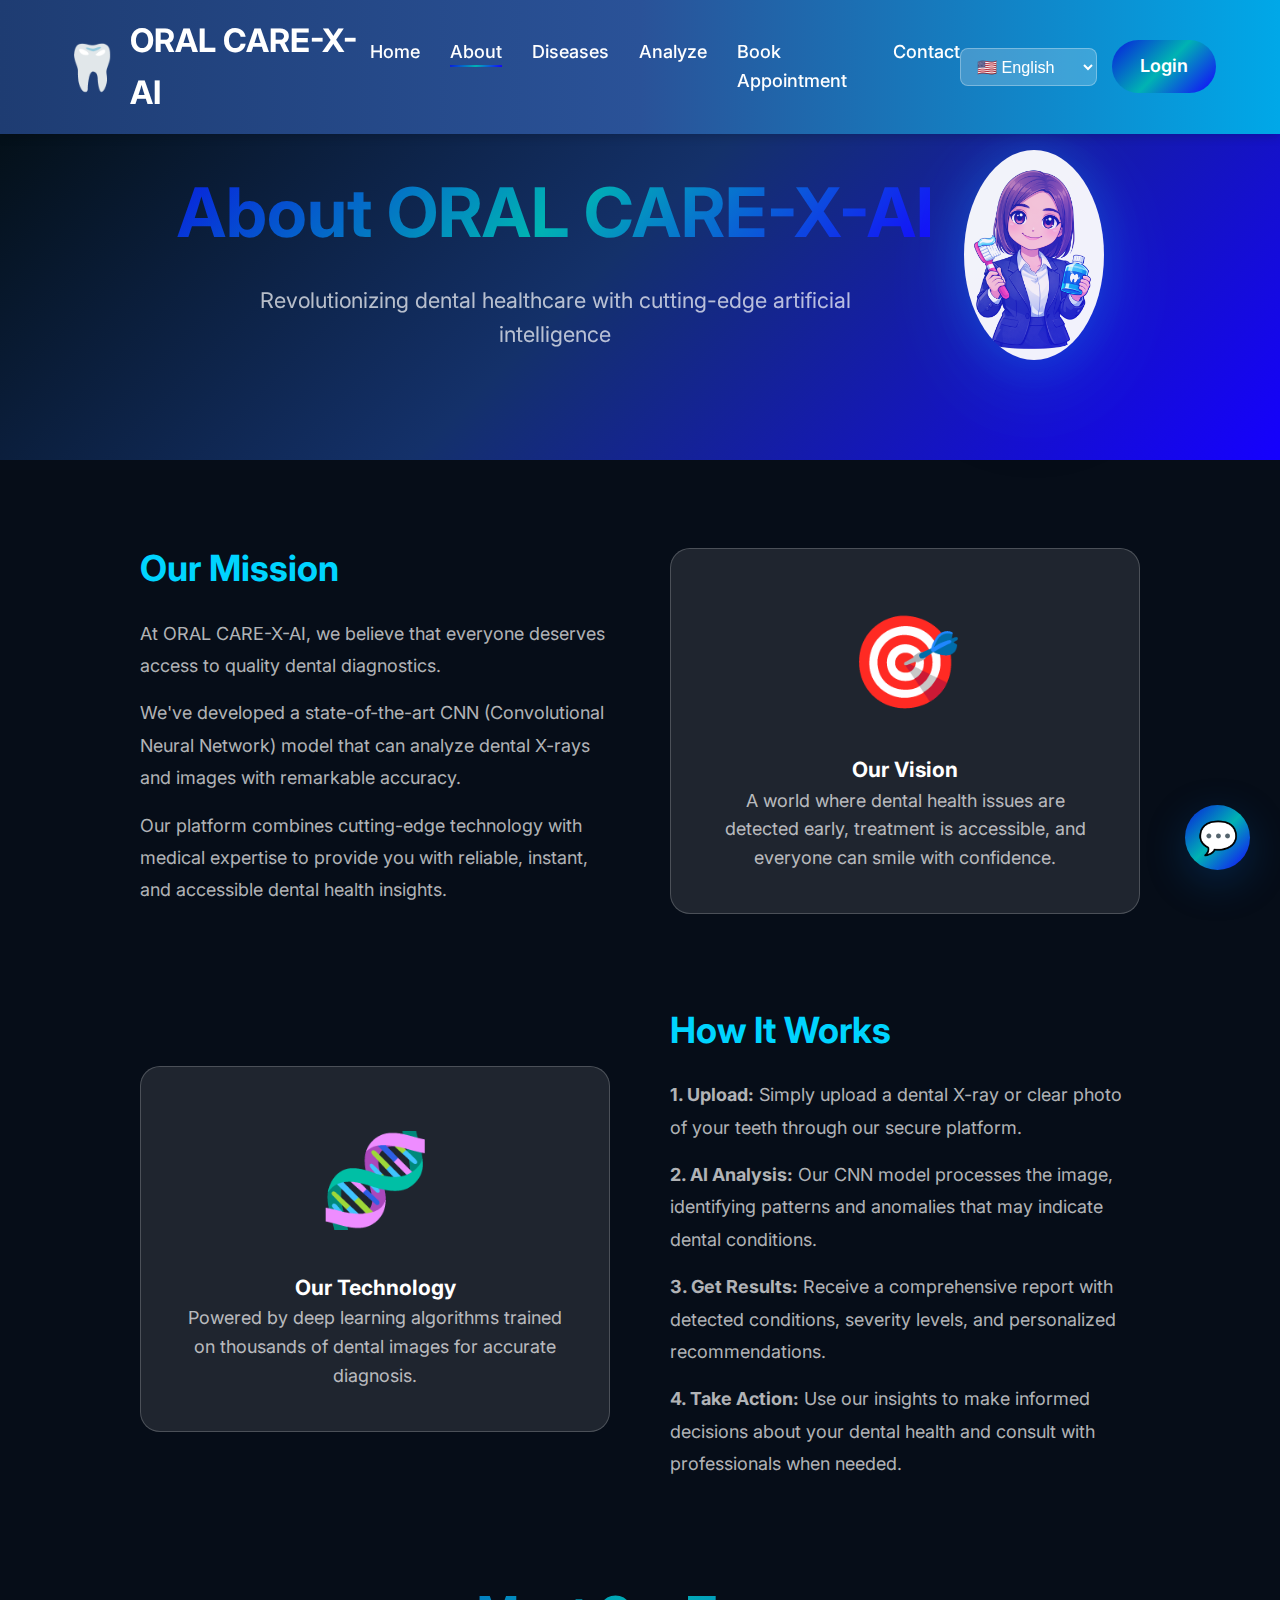
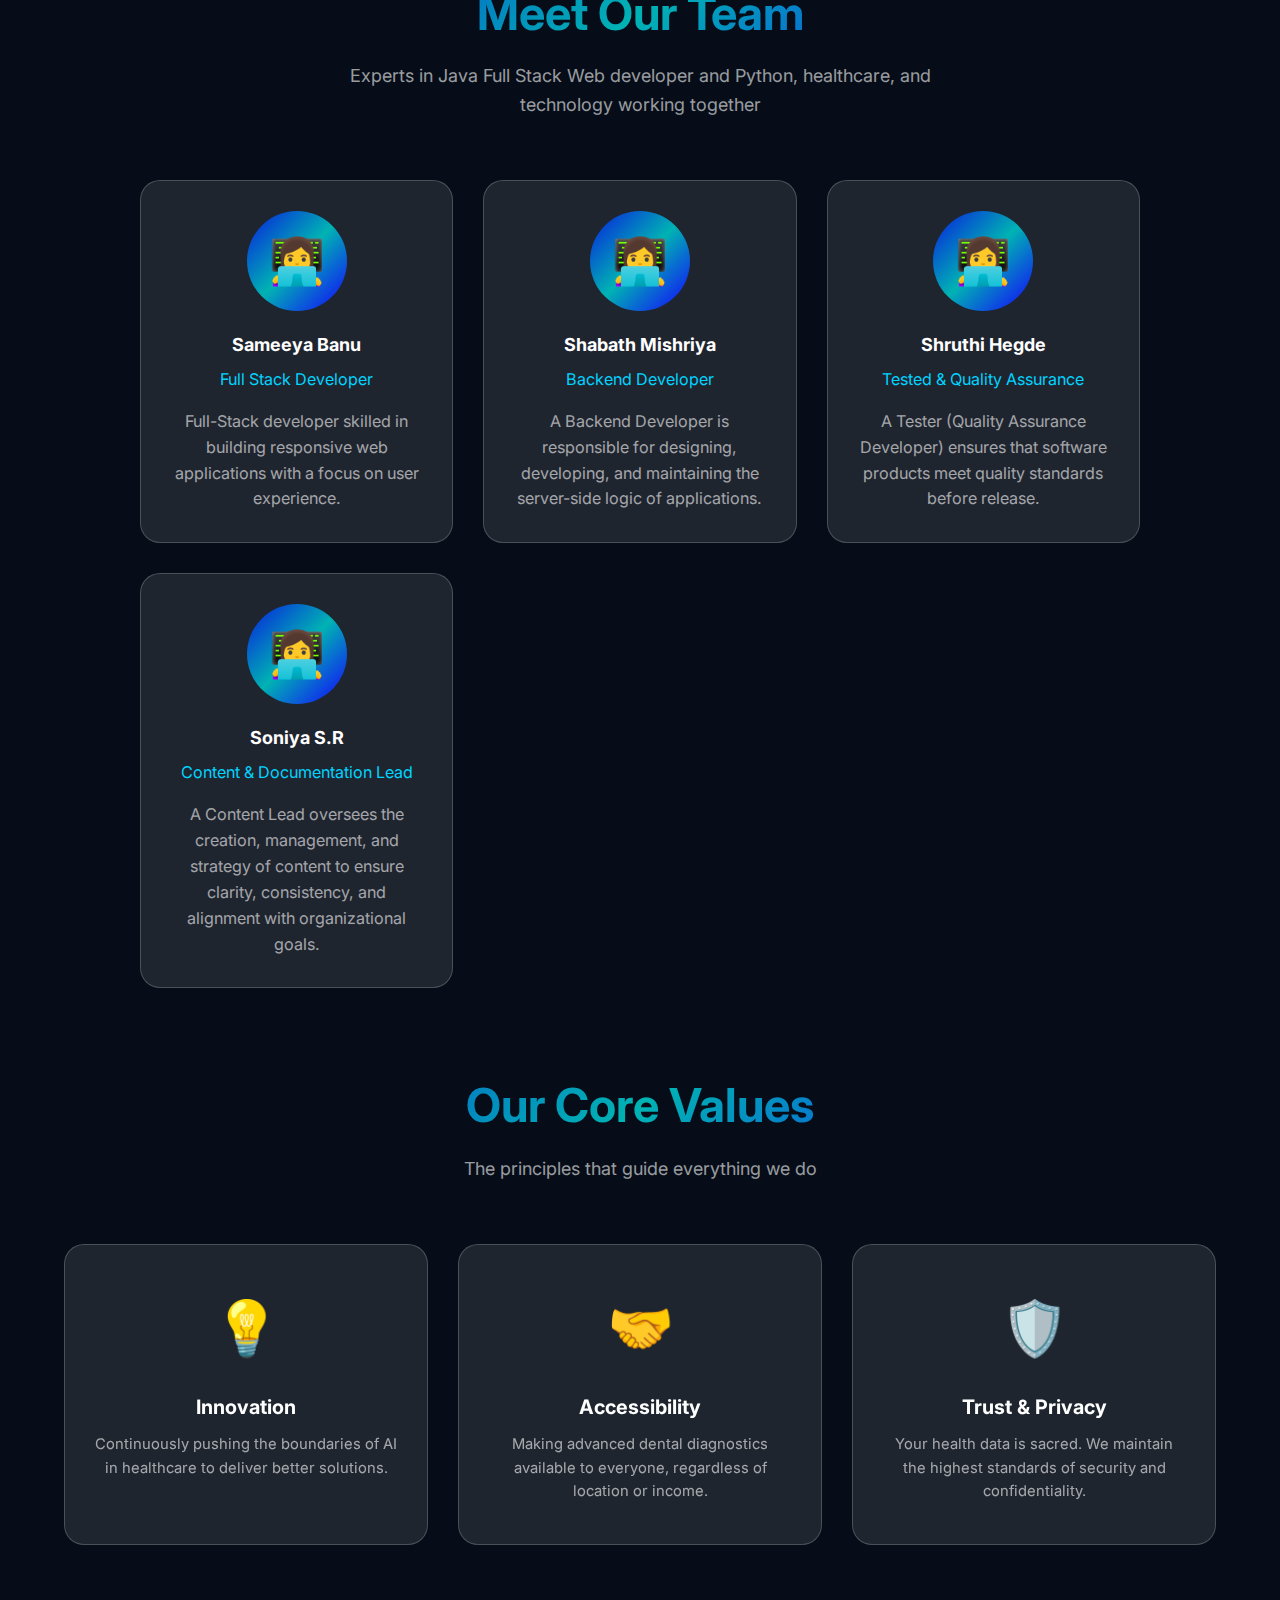
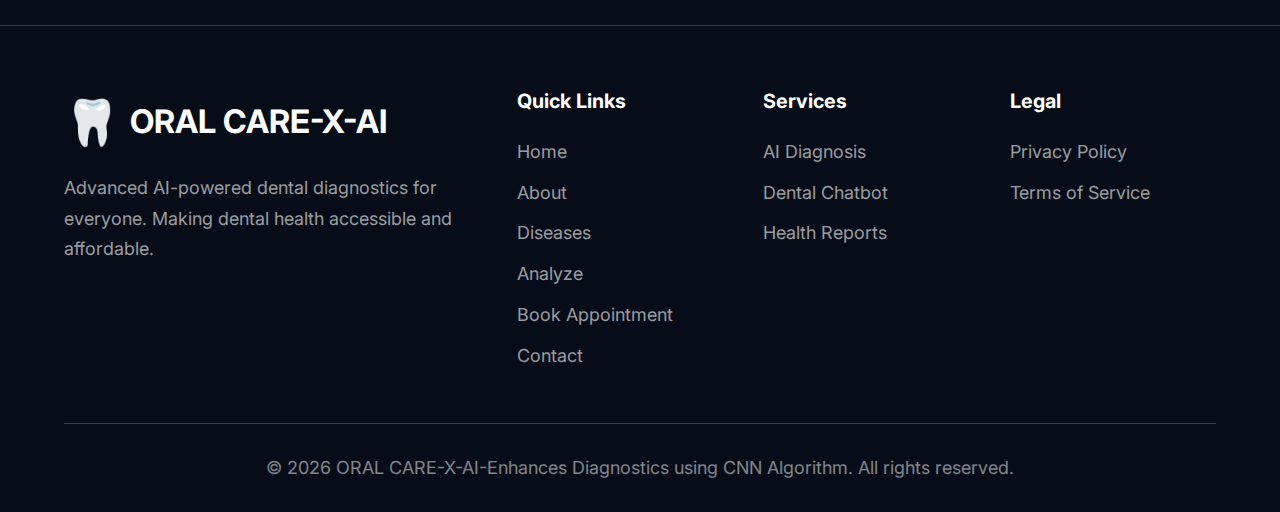
<file: about.html>
<!DOCTYPE html>
<html lang="en">

<head>
    <meta charset="UTF-8">
    <meta name="viewport" content="width=device-width, initial-scale=1.0">
    <meta name="description"
        content="Learn about ORAL CARE-X-AI-Enhances Diagnostics using CNN Algorithm - Our mission to revolutionize dental diagnostics with AI technology.">
    <title>About Us - ORAL CARE-X-AI</title>
    <link rel="stylesheet" href="style.css">
    <link href="https://fonts.googleapis.com/css2?family=Inter:wght@400;500;600;700;800&display=swap" rel="stylesheet">
    <style>
        body {
            font-family: 'Inter', var(--font-main);
            background: linear-gradient(135deg, #0a1628 0%, #1e3c72 20%, #2a5298 40%, #0066cc 60%, #00a8e8 80%, #1e3c72 100%) !important;
            background-attachment: fixed;
        }
    </style>
</head>

<body>
    <!-- Navigation -->
    <nav class="navbar">
        <a href="index.html" class="logo">
            <span class="logo-icon">🦷</span>
            <span>ORAL CARE-X-AI</span>
        </a>
        <ul class="nav-links">
            <li><a href="index.html" data-lang="nav_home">Home</a></li>
            <li><a href="about.html" class="active" data-lang="nav_about">About</a></li>
            <li><a href="diseases.html" data-lang="nav_diseases">Diseases</a></li>
            <li><a href="analyze.html" data-lang="nav_analyze">Analyze</a></li>
            <li><a href="appointment.html" data-lang="nav_appointment">Book Appointment</a></li>
            <li><a href="contact.html" data-lang="nav_contact">Contact</a></li>
        </ul>
        <div class="nav-actions">
          <select id="language-selector" class="lang-selector" onchange="Translations.set(this.value)">
                <option value="en">🇺🇸 English</option>
                <option value="hi">🇮🇳 हिंदी</option>
                <option value="ml">🇮🇳 മലയാളം</option>
                <option value="mr">🇮🇳 मराठी</option>
                <option value="ta">🇮🇳 தமிழ்</option>
                <option value="kn">🇮🇳 ಕನ್ನಡ</option>
            </select>
            <a href="login.html" class="nav-btn" data-lang="nav_login">Login</a>
        </div>
        <button class="mobile-menu-btn" onclick="toggleMobileMenu()">
            <span></span>
            <span></span>
            <span></span>
        </button>
    </nav>

    <!-- Page Header -->
    <section class="page-header">
        <div style="display: flex; align-items: center; justify-content: center; gap: 30px; flex-wrap: wrap; margin-bottom: 20px;">
            <div>
                <h1 data-lang="about_header_title">About ORAL CARE-X-AI </h1>
                <p data-lang="about_header_subtitle">Revolutionizing dental healthcare with cutting-edge artificial intelligence
                </p>
            </div>
            <div style="max-width: 140px; border: none; padding: 0; background: transparent; margin: 0; position: relative;">
                <img src="Maleeha.png" alt="Maleeha" style="width: 100%; height: auto; border: none; display: block; background: transparent; filter: drop-shadow(0 20px 40px rgba(0, 20, 50, 0.6)) drop-shadow(0 10px 20px rgba(0, 100, 200, 0.3)); opacity: 0.95; mix-blend-mode: screen; box-shadow: inset 0 0 30px rgba(255, 255, 255, 0.1), 0 0 50px rgba(0, 212, 255, 0.15); border-radius: 50%;" />
            </div>
        </div>
    </section>

    <!-- About Section -->
    <section class="about-section">
        <div class="about-content">
            <div class="about-grid">
                <div class="about-text">
                    <h2 data-lang="about_mission_title">Our Mission</h2>
                    <p data-lang="about_mission_p1">At ORAL CARE-X-AI, we believe that everyone deserves access to
                        quality dental diagnostics. Our
                        mission is to democratize dental healthcare by leveraging the power of artificial intelligence.
                    </p>
                    <p data-lang="about_mission_p2">We've developed a state-of-the-art CNN (Convolutional Neural
                        Network) model that can analyze
                        dental X-rays and images with remarkable accuracy, helping identify potential issues early
                        before they become serious problems.</p>
                    <p data-lang="about_mission_p3">Our platform combines cutting-edge technology with medical expertise
                        to provide you with
                        reliable, instant, and accessible dental health insights.</p>
                </div>
                <div class="about-visual">
                    <div class="icon">🎯</div>
                    <h3 data-lang="about_vision_title">Our Vision</h3>
                    <p style="color: rgba(255,255,255,0.7);" data-lang="about_vision_text">A world where dental health
                        issues are detected early,
                        treatment is accessible, and everyone can smile with confidence.</p>
                </div>
            </div>

            <div class="about-grid" style="margin-top: 60px;">
                <div class="about-visual">
                    <div class="icon">🧬</div>
                    <h3 data-lang="about_tech_title">Our Technology</h3>
                    <p style="color: rgba(255,255,255,0.7);" data-lang="about_tech_text">Powered by deep learning
                        algorithms trained on thousands of
                        dental images for accurate diagnosis.</p>
                </div>
                <div class="about-text">
                    <h2 data-lang="about_how_title">How It Works</h2>
                    <p><strong data-lang="about_how_step1">1. Upload:</strong> <span
                            data-lang="about_how_step1_text">Simply upload a dental X-ray or clear photo of your teeth
                            through our
                            secure platform.</span></p>
                    <p><strong data-lang="about_how_step2">2. AI Analysis:</strong> <span
                            data-lang="about_how_step2_text">Our CNN model processes the image, identifying patterns and
                            anomalies that may indicate dental conditions.</span></p>
                    <p><strong data-lang="about_how_step3">3. Get Results:</strong> <span
                            data-lang="about_how_step3_text">Receive a comprehensive report with detected conditions,
                            severity levels, and personalized recommendations.</span></p>
                    <p><strong data-lang="about_how_step4">4. Take Action:</strong> <span
                            data-lang="about_how_step4_text">Use our insights to make informed decisions about your
                            dental
                            health and consult with professionals when needed.</span></p>
                </div>
            </div>

            <!-- Team Section -->
            <div class="team-section">
                <div class="section-header">
                    <h2 data-lang="about_team_title">Meet Our Team</h2>
                    <p data-lang="about_team_subtitle">Experts in Java Full Stack Web developer and Python, healthcare,
                        and technology working together</p>
                </div>
                <div class="team-grid">
                    <div class="team-card">
                        <div class="team-avatar">👩‍💻</div>
                        <h4 data-lang="about_team_sameeya">Sameeya Banu</h4>
                        <span data-lang="about_team_sameeya_role">Full Stack Developer</span>
                        <p style="color: rgba(255,255,255,0.6); margin-top: 15px; font-size: 0.9rem;"
                            data-lang="about_team_sameeya_desc">Full-Stack developer Skilled in building responsive web
                            applications with a focus on user experience.</p>
                    </div>
                    <div class="team-card">
                        <div class="team-avatar">👩‍💻</div>
                        <h4 data-lang="about_team_shabath">Shabath Mishriya</h4>
                        <span data-lang="about_team_shabath_role">Backend Developer</span>
                        <p style="color: rgba(255,255,255,0.6); margin-top: 15px; font-size: 0.9rem;"
                            data-lang="about_team_shabath_desc">A Backend Developer is responsible for designing,
                            developing, and maintaining the server-side logic of applications.</p>
                    </div>
                    <div class="team-card">
                        <div class="team-avatar">👩‍💻</div>
                        <h4 data-lang="about_team_shruthi">Shruthi Hegde</h4>
                        <span data-lang="about_team_shruthi_role">Tested & Quality Assurance</span>
                        <p style="color: rgba(255,255,255,0.6); margin-top: 15px; font-size: 0.9rem;"
                            data-lang="about_team_shruthi_desc">A Tester (Quality Assurance Developer) ensures that
                            software products meet quality standards before release.</p>
                    </div>
                    <div class="team-card">
                        <div class="team-avatar">👩‍💻</div>
                        <h4 data-lang="about_team_soniya">Soniya S.R</h4>
                        <span data-lang="about_team_soniya_role">Content & Documentation Lead</span>
                        <p style="color: rgba(255,255,255,0.6); margin-top: 15px; font-size: 0.9rem;"
                            data-lang="about_team_soniya_desc">A Content Lead oversees the creation, management, and
                            strategy of content to ensure clarity, consistency, and alignment with organizational goals.
                        </p>
                    </div>
                </div>
            </div>
        </div>
        <!-- Values Section -->
        <div style="margin-top: 80px;">
            <div class="section-header">
                <h2 data-lang="about_values_title">Our Core Values</h2>
                <p data-lang="about_values_subtitle">The principles that guide everything we do</p>
            </div>
            <div class="features-grid">
                <div class="feature-card">
                    <div class="feature-icon">💡</div>
                    <h3 data-lang="about_innovation">Innovation</h3>
                    <p data-lang="about_innovation_desc">Continuously pushing the boundaries of AI in healthcare to
                        deliver better solutions.</p>
                </div>
                <div class="feature-card">
                    <div class="feature-icon">🤝</div>
                    <h3 data-lang="about_accessibility">Accessibility</h3>
                    <p data-lang="about_accessibility_desc">Making advanced dental diagnostics available to everyone,
                        regardless of location or income.
                    </p>
                </div>
                <div class="feature-card">
                    <div class="feature-icon">🛡️</div>
                    <h3 data-lang="about_trust">Trust & Privacy</h3>
                    <p data-lang="about_trust_desc">Your health data is sacred. We maintain the highest standards of
                        security and
                        confidentiality.</p>
                </div>
            </div>
        </div>
        </div>
    </section>

    <!-- Footer -->
    <footer class="footer">
        <div class="footer-content">
            <div class="footer-brand">
                <a href="index.html" class="logo">
                    <span class="logo-icon">🦷</span>
                    <span>ORAL CARE-X-AI</span>
                </a>
                <p data-lang="footer_desc">Advanced AI-powered dental diagnostics for everyone.</p>
            </div>
            <div class="footer-links">
                <h4 data-lang="footer_quick_links">Quick Links</h4>
                <ul>
                    <li><a href="index.html" data-lang="nav_home">Home</a></li>
                    <li><a href="about.html" data-lang="nav_about">About Us</a></li>
                    <li><a href="diseases.html" data-lang="nav_diseases">Diseases</a></li>
                    <li><a href="analyze.html" data-lang="nav_analyze">Analyze</a></li>
                    <li><a href="appointment.html" data-lang="nav_appointment">Book Appointment</a></li>
                    <li><a href="contact.html" data-lang="nav_contact">Contact</a></li>
                </ul>
            </div>
            <div class="footer-links">
                <h4 data-lang="footer_services">Services</h4>
                <ul>
                    <li><a href="#" data-lang="footer_ai_diagnosis">AI Diagnosis</a></li>
                    <li><a href="#" data-lang="footer_chatbot">Dental Chatbot</a></li>
                    <li><a href="#" data-lang="footer_reports">Health Reports</a></li>
                </ul>
            </div>
            <div class="footer-links">
                <h4 data-lang="footer_legal">Legal</h4>
                <ul>
                    <li><a href="#" data-lang="footer_privacy">Privacy Policy</a></li>
                    <li><a href="#" data-lang="footer_terms">Terms of Service</a></li>
                </ul>
            </div>
        </div>
        <div class="footer-bottom">
            <p data-lang="footer_copyright">© 2026 ORAL CARE-X-AI-Enhances Diagnostics using CNN Algorithm. All rights
                reserved.</p>
        </div>
    </footer>

    <!-- Chatbot -->
    <button class="chatbot-btn" onclick="toggleChatbot()">💬</button>
    <div class="chatbot-container" id="chatbot">
        <div class="chatbot-header">
            <div class="chatbot-avatar">🦷</div>
            <div class="chatbot-info">
                <h4>Dental AI Assistant</h4>
                <span>● Online</span>
            </div>
            <button class="chatbot-close" onclick="toggleChatbot()">×</button>
        </div>
        <div class="chatbot-messages" id="chatMessages">
            <div class="chat-message bot">Hello! 👋 I'm your Dental AI Assistant. How can I help you today? Buddy! how
                is your tooth today</div>
        </div>
        <div class="quick-responses">
            <button class="quick-btn" onclick="quickResponse('toothache')">Toothache</button>
            <button class="quick-btn" onclick="quickResponse('bleeding gums')">Bleeding Gums</button>
            <button class="quick-btn" onclick="quickResponse('cavity')">Cavity</button>
            <button class="quick-btn" onclick="quickResponse('sensitivity')">Sensitivity</button>
        </div>
        <div class="chatbot-input">
            <input type="text" id="chatInput" placeholder="Describe your symptoms..."
                onkeypress="handleChatKeypress(event)">
            <button onclick="sendMessage()">➤</button>
        </div>
    </div>

    <script src="translations.js"></script>
    <script src="script.js"></script>
    <script>
        // Initialize language selector on page load
        document.addEventListener('DOMContentLoaded', function () {
            const selector = document.getElementById('language-selector');
            const currentLang = localStorage.getItem('oralcare_language') || 'en';
            if (selector) {
                selector.value = currentLang;
            }
        });
    </script>
</body>

</html>
</file>
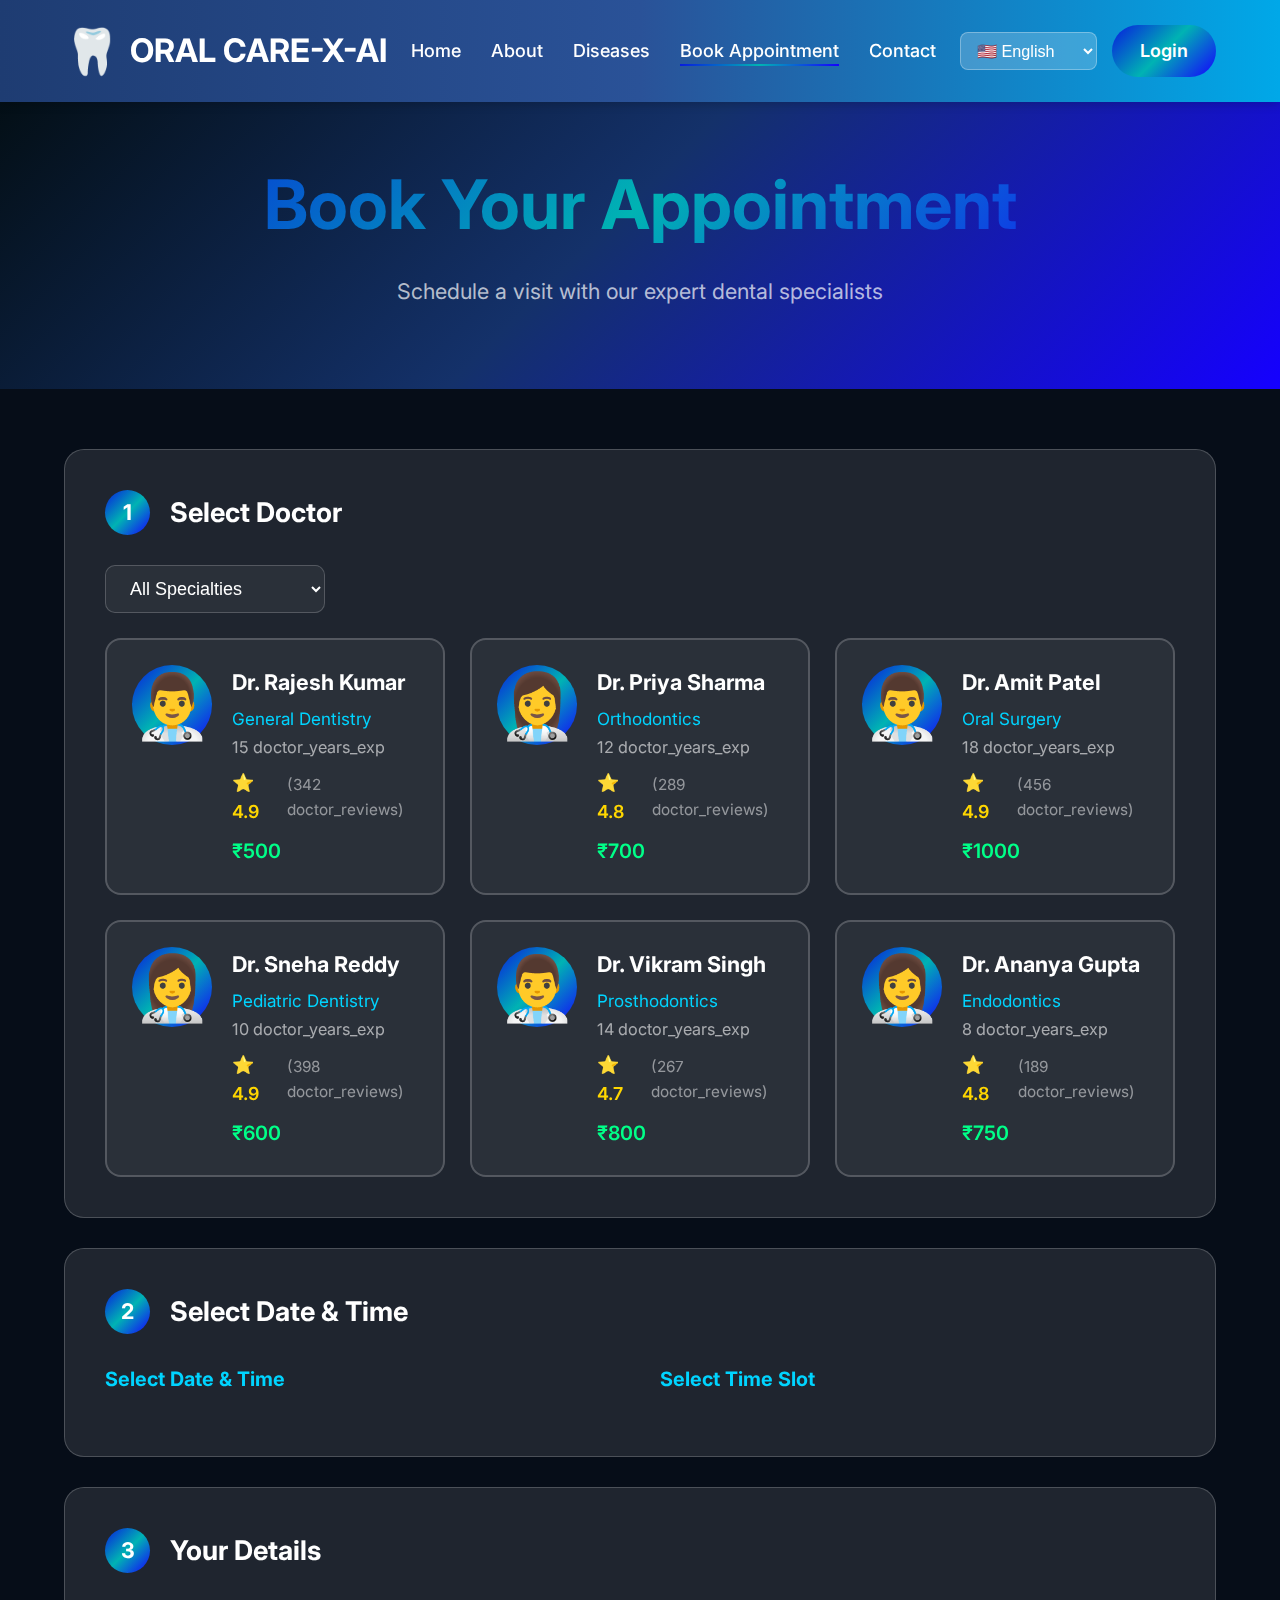
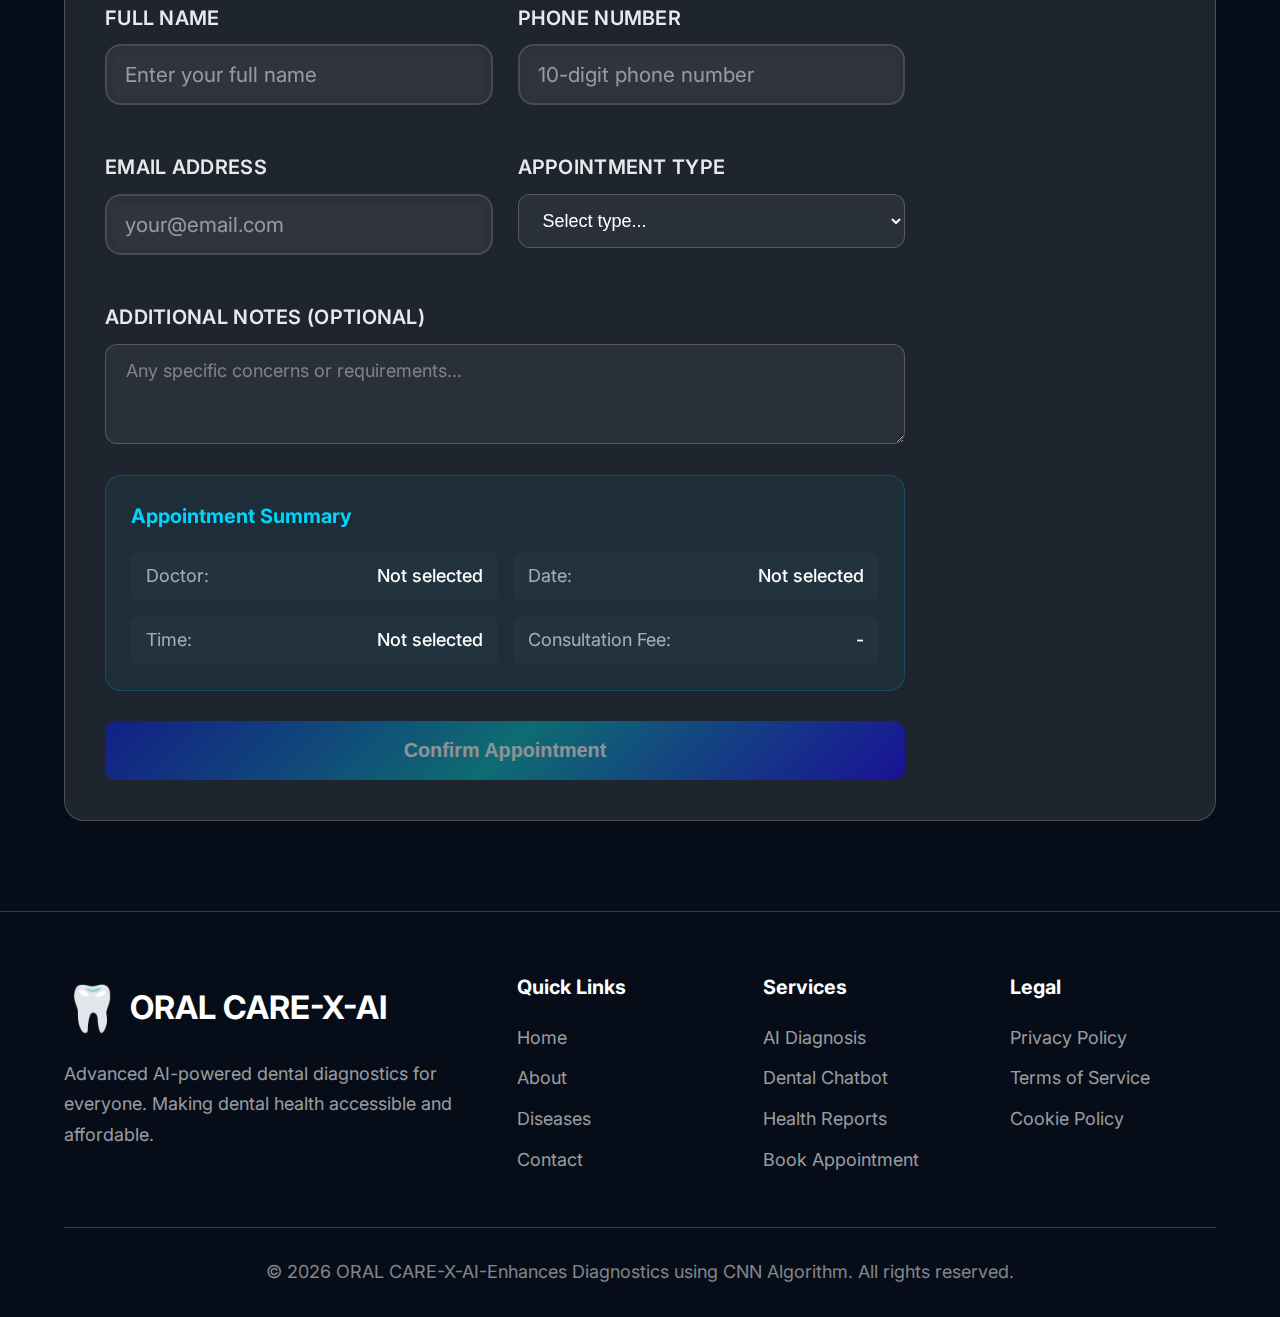
<file: appointment.html>
<!DOCTYPE html>
<html lang="en">

<head>
    <meta charset="UTF-8">
    <meta name="viewport" content="width=device-width, initial-scale=1.0">
    <meta name="description"
        content="Book your dental appointment with ORAL CARE AI - Expert dental specialists available for all your oral health needs.">
    <title>Book Appointment - ORAL CARE-X-AI</title>
    <link rel="stylesheet" href="style.css">
    <link href="https://fonts.googleapis.com/css2?family=Inter:wght@400;500;600;700;800&display=swap" rel="stylesheet">
    <style>
        body {
            font-family: 'Inter', var(--font-main);
            background: linear-gradient(135deg, #1e3c72 0%, #2a5298 25%, #0066cc 50%, #00a8e8 75%, #1e3c72 100%) !important;
            background-attachment: fixed;
            min-height: 100vh;
        }
    </style>
</head>

<body>
    <!-- Navigation -->
    <nav class="navbar">
        <a href="index.html" class="logo">
            <span class="logo-icon">🦷</span>
            <span>ORAL CARE-X-AI</span>
        </a>
        <ul class="nav-links">
            <li><a href="index.html" data-lang="nav_home">Home</a></li>
            <li><a href="about.html" data-lang="nav_about">About</a></li>
            <li><a href="diseases.html" data-lang="nav_diseases">Diseases</a></li>
            <li><a href="appointment.html" class="active" data-lang="nav_appointment">Book Appointment</a></li>
            <li><a href="contact.html" data-lang="nav_contact">Contact</a></li>
        </ul>
        <div class="nav-actions">
            <select id="language-selector" class="lang-selector" onchange="Translations.set(this.value)">
                <option value="en">🇺🇸 English</option>
                <option value="hi">🇮🇳 हिंदी</option>
                <option value="ml">🇮🇳 മലയാളം</option>
                <option value="mr">🇮🇳 मराठी</option>
                <option value="ta">🇮🇳 தமிழ்</option>
                <option value="kn">🇮🇳 ಕನ್ನಡ</option>
            </select>
            <a href="index.html#login-section" class="nav-btn" data-lang="nav_login">Login</a>
        </div>
        <button class="mobile-menu-btn" onclick="toggleMobileMenu()">
            <span></span>
            <span></span>
            <span></span>
        </button>
    </nav>

    <!-- Page Header -->
    <section class="page-header">
        <h1 data-lang="apt_title">Book Your Appointment</h1>
        <p data-lang="apt_subtitle">Schedule a visit with our expert dental specialists</p>
    </section>

    <!-- Appointment Section -->
    <section class="appointment-section">
        <div class="appointment-container">
            <!-- Doctor Selection -->
            <div class="appointment-step" id="step-doctor">
                <div class="step-header">
                    <span class="step-number">1</span>
                    <h2 data-lang="apt_select_doctor">Select Doctor</h2>
                </div>

                <!-- Specialty Filter -->
                <div class="filter-bar">
                    <select id="specialty-filter" class="specialty-filter" onchange="filterDoctors(this.value)">
                        <option value="all" data-lang="filter_all">All Specialties</option>
                        <option value="General Dentistry">General Dentistry</option>
                        <option value="Orthodontics">Orthodontics</option>
                        <option value="Oral Surgery">Oral Surgery</option>
                        <option value="Pediatric Dentistry">Pediatric Dentistry</option>
                        <option value="Prosthodontics">Prosthodontics</option>
                        <option value="Endodontics">Endodontics</option>
                    </select>
                </div>

                <div class="doctors-grid" id="doctors-grid">
                    <!-- Doctors will be populated by JavaScript -->
                </div>
            </div>

            <!-- Date & Time Selection -->
            <div class="appointment-step" id="step-datetime">
                <div class="step-header">
                    <span class="step-number">2</span>
                    <h2 data-lang="apt_select_date">Select Date & Time</h2>
                </div>

                <div class="datetime-container">
                    <div class="date-selection">
                        <h3 data-lang="apt_select_date">Select Date</h3>
                        <div class="dates-grid" id="dates-grid">
                            <!-- Dates will be populated by JavaScript -->
                        </div>
                    </div>

                    <div class="time-selection">
                        <h3 data-lang="apt_select_time">Select Time Slot</h3>
                        <div class="times-grid" id="times-grid">
                            <!-- Times will be populated by JavaScript -->
                        </div>
                    </div>
                </div>
            </div>

            <!-- Patient Details Form -->
            <div class="appointment-step" id="step-details">
                <div class="step-header">
                    <span class="step-number">3</span>
                    <h2 data-lang="apt_your_details">Your Details</h2>
                </div>

                <form id="appointment-form" class="appointment-form" onsubmit="return submitAppointment(event)">
                    <div class="form-row">
                        <div class="form-group">
                            <label for="patient-name" data-lang="apt_patient_name">Full Name</label>
                            <input type="text" id="patient-name" placeholder="Enter your full name" required>
                        </div>
                        <div class="form-group">
                            <label for="patient-phone" data-lang="apt_phone">Phone Number</label>
                            <input type="tel" id="patient-phone" placeholder="10-digit phone number" pattern="[0-9]{10}"
                                required>
                        </div>
                    </div>

                    <div class="form-row">
                        <div class="form-group">
                            <label for="patient-email" data-lang="apt_email">Email Address</label>
                            <input type="email" id="patient-email" placeholder="your@email.com" required>
                        </div>
                        <div class="form-group">
                            <label for="appointment-type" data-lang="apt_type">Appointment Type</label>
                            <select id="appointment-type" required>
                                <option value="">Select type...</option>
                                <option value="checkup" data-lang="type_checkup">Regular Checkup</option>
                                <option value="cleaning" data-lang="type_cleaning">Teeth Cleaning</option>
                                <option value="treatment" data-lang="type_treatment">Treatment</option>
                                <option value="consultation" data-lang="type_consultation">Consultation</option>
                                <option value="emergency" data-lang="type_emergency">Emergency</option>
                            </select>
                        </div>
                    </div>

                    <div class="form-group full-width">
                        <label for="appointment-notes" data-lang="apt_notes">Additional Notes (Optional)</label>
                        <textarea id="appointment-notes" rows="3"
                            placeholder="Any specific concerns or requirements..."></textarea>
                    </div>

                    <!-- Summary -->
                    <div class="appointment-summary" id="appointment-summary">
                        <h3>Appointment Summary</h3>
                        <div class="summary-content">
                            <div class="summary-item">
                                <span class="summary-label">Doctor:</span>
                                <span class="summary-value" id="summary-doctor">Not selected</span>
                            </div>
                            <div class="summary-item">
                                <span class="summary-label">Date:</span>
                                <span class="summary-value" id="summary-date">Not selected</span>
                            </div>
                            <div class="summary-item">
                                <span class="summary-label">Time:</span>
                                <span class="summary-value" id="summary-time">Not selected</span>
                            </div>
                            <div class="summary-item">
                                <span class="summary-label" data-lang="apt_fee">Consultation Fee:</span>
                                <span class="summary-value" id="summary-fee">-</span>
                            </div>
                        </div>
                    </div>

                    <button type="submit" class="submit-btn" id="submit-btn" disabled>
                        <span data-lang="apt_submit">Confirm Appointment</span>
                    </button>
                </form>
            </div>
        </div>
    </section>

    <!-- Confirmation Modal -->
    <div class="modal-overlay" id="confirmation-modal">
        <div class="modal-content">
            <div class="modal-icon">✅</div>
            <h2 data-lang="confirm_title">Appointment Confirmed!</h2>
            <p data-lang="confirm_message">Your appointment has been successfully booked.</p>

            <div class="confirmation-details">
                <div class="detail-item">
                    <span class="detail-label" data-lang="confirm_id">Appointment ID:</span>
                    <span class="detail-value" id="confirm-apt-id">-</span>
                </div>
                <div class="detail-item">
                    <span class="detail-label" data-lang="confirm_doctor">Doctor:</span>
                    <span class="detail-value" id="confirm-doctor">-</span>
                </div>
                <div class="detail-item">
                    <span class="detail-label" data-lang="confirm_datetime">Date & Time:</span>
                    <span class="detail-value" id="confirm-datetime">-</span>
                </div>
            </div>

            <button class="btn-primary" onclick="closeModal()" data-lang="confirm_done">Done</button>
        </div>
    </div>

    <!-- Footer -->
    <footer class="footer">
        <div class="footer-content">
            <div class="footer-brand">
                <a href="index.html" class="logo">
                    <span class="logo-icon">🦷</span>
                    <span>ORAL CARE-X-AI</span>
                </a>
                <p data-lang="footer_desc">Advanced AI-powered dental diagnostics for everyone. Making dental health
                    accessible and affordable.</p>
            </div>
            <div class="footer-links">
                <h4 data-lang="footer_quick_links">Quick Links</h4>
                <ul>
                    <li><a href="index.html" data-lang="nav_home">Home</a></li>
                    <li><a href="about.html" data-lang="nav_about">About Us</a></li>
                    <li><a href="diseases.html" data-lang="nav_diseases">Diseases</a></li>
                    <li><a href="contact.html" data-lang="nav_contact">Contact</a></li>
                </ul>
            </div>
            <div class="footer-links">
                <h4 data-lang="footer_services">Services</h4>
                <ul>
                    <li><a href="#" data-lang="footer_ai_diagnosis">AI Diagnosis</a></li>
                    <li><a href="#" data-lang="footer_chatbot">Dental Chatbot</a></li>
                    <li><a href="#" data-lang="footer_reports">Health Reports</a></li>
                    <li><a href="appointment.html" data-lang="nav_appointment">Book Appointment</a></li>
                </ul>
            </div>
            <div class="footer-links">
                <h4 data-lang="footer_legal">Legal</h4>
                <ul>
                    <li><a href="#" data-lang="footer_privacy">Privacy Policy</a></li>
                    <li><a href="#" data-lang="footer_terms">Terms of Service</a></li>
                    <li><a href="#" data-lang="footer_cookies">Cookie Policy</a></li>
                </ul>
            </div>
        </div>
        <div class="footer-bottom">
            <p data-lang="footer_copyright">© 2026 ORAL CARE X-AI-Enhances Diagnostics using CNN algorithm. All rights
                reserved.</p>
        </div>
    </footer>

    <!-- Scripts -->
    <script src="doctors.js"></script>
    <script src="translations.js"></script>
    <script src="script.js"></script>
    <script>
        // ===============================================
        // APPOINTMENT PAGE FUNCTIONALITY
        // ===============================================

        let selectedDoctor = null;
        let selectedDate = null;
        let selectedTime = null;

        // Initialize page
        document.addEventListener('DOMContentLoaded', function () {
            renderDoctors();
            initLanguageSelector();
        });

        // Initialize language selector
        function initLanguageSelector() {
            const selector = document.getElementById('language-selector');
            const currentLang = localStorage.getItem('oralcare_language') || 'en';
            if (selector) {
                selector.value = currentLang;
            }
        }

        // Render doctors grid
        function renderDoctors(specialty = 'all') {
            const grid = document.getElementById('doctors-grid');
            const doctors = specialty === 'all' ?
                DoctorDB.getAllDoctors() :
                DoctorDB.getDoctorsBySpecialty(specialty);
            const currentLang = Translations.current();

            grid.innerHTML = doctors.map(doctor => `
                <div class="doctor-card ${selectedDoctor === doctor.id ? 'selected' : ''}" 
                     onclick="selectDoctor(${doctor.id})">
                    <div class="doctor-avatar">${doctor.image}</div>
                    <div class="doctor-info">
                        <h3>${currentLang === 'hi' ? doctor.nameHi : doctor.name}</h3>
                        <p class="doctor-specialty">${currentLang === 'hi' ? doctor.specialtyHi : doctor.specialty}</p>
                        <p class="doctor-experience">${doctor.experience} ${Translations.get('doctor_years_exp')}</p>
                        <div class="doctor-rating">
                            <span class="stars">⭐ ${doctor.rating}</span>
                            <span class="reviews">(${doctor.reviews} ${Translations.get('doctor_reviews')})</span>
                        </div>
                        <p class="doctor-fee">₹${doctor.consultationFee}</p>
                    </div>
                    <div class="doctor-select-indicator">
                        ${selectedDoctor === doctor.id ? '✓' : ''}
                    </div>
                </div>
            `).join('');
        }

        // Filter doctors by specialty
        function filterDoctors(specialty) {
            renderDoctors(specialty);
        }

        // Select a doctor
        function selectDoctor(doctorId) {
            selectedDoctor = doctorId;
            selectedDate = null;
            selectedTime = null;

            renderDoctors(document.getElementById('specialty-filter').value);
            renderDates();
            updateSummary();
            updateSubmitButton();

            // Scroll to date selection
            document.getElementById('step-datetime').scrollIntoView({ behavior: 'smooth' });
        }

        // Render available dates
        function renderDates() {
            const grid = document.getElementById('dates-grid');

            if (!selectedDoctor) {
                grid.innerHTML = '<p class="select-prompt">Please select a doctor first</p>';
                return;
            }

            const dates = DoctorDB.getAvailableDates(selectedDoctor);

            grid.innerHTML = dates.map(d => `
                <div class="date-card ${selectedDate === d.date ? 'selected' : ''}" 
                     onclick="selectDate('${d.date}')">
                    <span class="date-day">${d.display.split(',')[0]}</span>
                    <span class="date-num">${d.display.split(' ')[1]} ${d.display.split(' ')[2]}</span>
                </div>
            `).join('');
        }

        // Select a date
        function selectDate(date) {
            selectedDate = date;
            selectedTime = null;

            renderDates();
            renderTimeSlots();
            updateSummary();
            updateSubmitButton();
        }

        // Render time slots
        function renderTimeSlots() {
            const grid = document.getElementById('times-grid');

            if (!selectedDoctor || !selectedDate) {
                grid.innerHTML = '<p class="select-prompt">Please select a date first</p>';
                return;
            }

            const slots = DoctorDB.getAvailableSlots(selectedDoctor, selectedDate);

            if (slots.length === 0) {
                grid.innerHTML = '<p class="no-slots">No available slots for this date</p>';
                return;
            }

            grid.innerHTML = slots.map(time => `
                <div class="time-card ${selectedTime === time ? 'selected' : ''}" 
                     onclick="selectTime('${time}')">
                    ${DoctorDB.formatTime(time)}
                </div>
            `).join('');
        }

        // Select a time
        function selectTime(time) {
            selectedTime = time;

            renderTimeSlots();
            updateSummary();
            updateSubmitButton();

            // Scroll to form
            document.getElementById('step-details').scrollIntoView({ behavior: 'smooth' });
        }

        // Update appointment summary
        function updateSummary() {
            const currentLang = Translations.current();

            if (selectedDoctor) {
                const doctor = DoctorDB.getDoctorById(selectedDoctor);
                document.getElementById('summary-doctor').textContent =
                    currentLang === 'hi' ? doctor.nameHi : doctor.name;
                document.getElementById('summary-fee').textContent = `₹${doctor.consultationFee}`;
            }

            if (selectedDate) {
                document.getElementById('summary-date').textContent = DoctorDB.formatDate(selectedDate);
            }

            if (selectedTime) {
                document.getElementById('summary-time').textContent = DoctorDB.formatTime(selectedTime);
            }
        }

        // Update submit button state
        function updateSubmitButton() {
            const btn = document.getElementById('submit-btn');
            btn.disabled = !(selectedDoctor && selectedDate && selectedTime);
        }

        // Submit appointment
        function submitAppointment(event) {
            event.preventDefault();

            const patientName = document.getElementById('patient-name').value;
            const phone = document.getElementById('patient-phone').value;
            const email = document.getElementById('patient-email').value;
            const appointmentType = document.getElementById('appointment-type').value;
            const notes = document.getElementById('appointment-notes').value;

            // Validate
            const errors = DoctorDB.validateAppointmentData({
                patientName,
                phone,
                email,
                doctorId: selectedDoctor,
                date: selectedDate,
                time: selectedTime,
                appointmentType
            });

            if (errors.length > 0) {
                alert(errors.join('\n'));
                return false;
            }

            // Book appointment
            const appointment = DoctorDB.bookAppointment({
                patientName,
                phone,
                email,
                doctorId: selectedDoctor,
                doctorName: DoctorDB.getDoctorById(selectedDoctor).name,
                date: selectedDate,
                time: selectedTime,
                appointmentType,
                notes
            });

            // Show confirmation
            showConfirmation(appointment);

            return false;
        }

        // Show confirmation modal
        function showConfirmation(appointment) {
            const doctor = DoctorDB.getDoctorById(appointment.doctorId);
            const currentLang = Translations.current();

            document.getElementById('confirm-apt-id').textContent = appointment.id;
            document.getElementById('confirm-doctor').textContent =
                currentLang === 'hi' ? doctor.nameHi : doctor.name;
            document.getElementById('confirm-datetime').textContent =
                `${DoctorDB.formatDate(appointment.date)} at ${DoctorDB.formatTime(appointment.time)}`;

            document.getElementById('confirmation-modal').classList.add('show');
        }

        // Close modal
        function closeModal() {
            document.getElementById('confirmation-modal').classList.remove('show');

            // Reset form
            document.getElementById('appointment-form').reset();
            selectedDoctor = null;
            selectedDate = null;
            selectedTime = null;

            renderDoctors();
            document.getElementById('dates-grid').innerHTML = '<p class="select-prompt">Please select a doctor first</p>';
            document.getElementById('times-grid').innerHTML = '<p class="select-prompt">Please select a date first</p>';

            document.getElementById('summary-doctor').textContent = 'Not selected';
            document.getElementById('summary-date').textContent = 'Not selected';
            document.getElementById('summary-time').textContent = 'Not selected';
            document.getElementById('summary-fee').textContent = '-';

            updateSubmitButton();

            // Scroll to top
            window.scrollTo({ top: 0, behavior: 'smooth' });
        }
    </script>
</body>

</html>
</file>
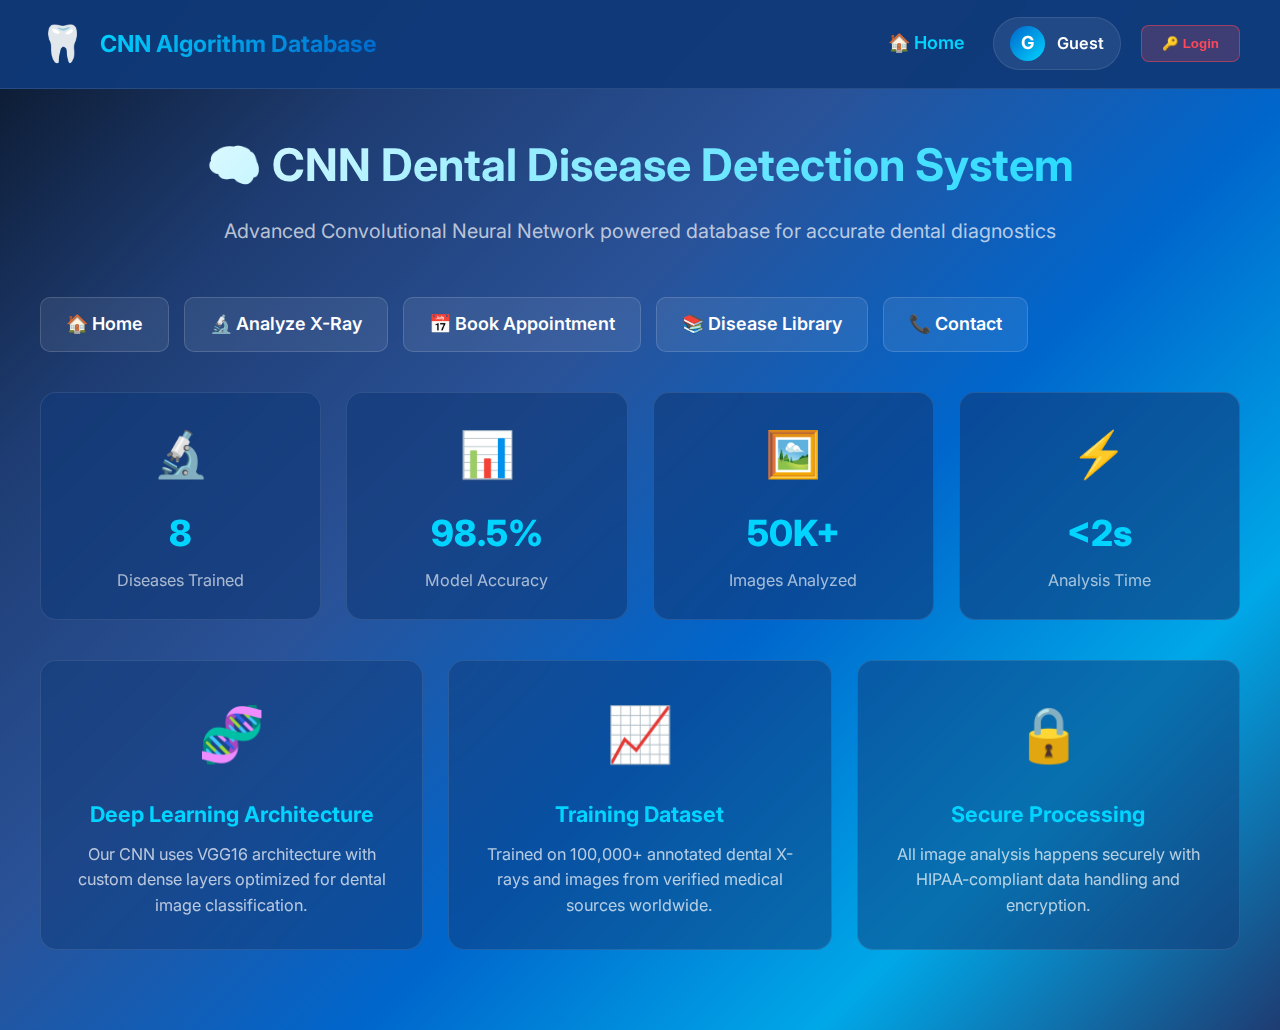
<file: dashboard.html>
<!DOCTYPE html>
<html lang="en">

<head>
    <meta charset="UTF-8">
    <meta name="viewport" content="width=device-width, initial-scale=1.0">
    <meta name="description" content="CNN Algorithm Database - ORAL CARE AI Dental Disease Detection System">
    <title>CNN Algorithm Database - ORAL CARE-X-AI</title>
    <link rel="stylesheet" href="style.css">
    <link href="https://fonts.googleapis.com/css2?family=Inter:wght@400;500;600;700;800&display=swap" rel="stylesheet">
    <style>
        * {
            margin: 0;
            padding: 0;
            box-sizing: border-box;
        }

        body {
            font-family: 'Inter', sans-serif;
            background: linear-gradient(135deg, #0a1628 0%, #0f2847 50%, #0a1628 100%);
            min-height: 100vh;
            color: white;
        }

        /* Dashboard Header */
        .dashboard-header {
            background: rgba(15, 57, 120, 0.95);
            backdrop-filter: blur(10px);
            border-bottom: 1px solid rgba(255, 255, 255, 0.1);
            padding: 15px 40px;
            display: flex;
            justify-content: space-between;
            align-items: center;
            position: sticky;
            top: 0;
            z-index: 100;
        }

        .header-left {
            display: flex;
            align-items: center;
            gap: 15px;
        }

        .header-left .logo-icon {
            font-size: 2rem;
            animation: pulse 2s ease-in-out infinite;
        }

        @keyframes pulse {

            0%,
            100% {
                transform: scale(1);
            }

            50% {
                transform: scale(1.1);
            }
        }

        .header-left h1 {
            font-size: 1.3rem;
            font-weight: 700;
            background: linear-gradient(135deg, #00d4ff 0%, #0066cc 100%);
            -webkit-background-clip: text;
            -webkit-text-fill-color: transparent;
            background-clip: text;
        }

        .header-right {
            display: flex;
            align-items: center;
            gap: 20px;
        }

        .user-info {
            display: flex;
            align-items: center;
            gap: 12px;
            padding: 8px 16px;
            background: rgba(255, 255, 255, 0.08);
            border-radius: 50px;
            border: 1px solid rgba(255, 255, 255, 0.1);
        }

        .user-avatar {
            width: 35px;
            height: 35px;
            border-radius: 50%;
            background: linear-gradient(135deg, #0066cc 0%, #00d4ff 100%);
            display: flex;
            align-items: center;
            justify-content: center;
            font-weight: 700;
        }

        .user-name {
            font-weight: 600;
            font-size: 0.9rem;
        }

        .logout-btn {
            padding: 10px 20px;
            background: rgba(255, 71, 87, 0.2);
            border: 1px solid rgba(255, 71, 87, 0.5);
            border-radius: 8px;
            color: #ff4757;
            font-weight: 600;
            cursor: pointer;
            transition: all 0.3s ease;
        }

        .logout-btn:hover {
            background: rgba(255, 71, 87, 0.3);
            transform: translateY(-2px);
        }

        /* Main Dashboard */
        .dashboard-main {
            padding: 40px;
            max-width: 1600px;
            margin: 0 auto;
        }

        .dashboard-title {
            text-align: center;
            margin-bottom: 50px;
        }

        .dashboard-title h2 {
            font-size: 2.5rem;
            margin-bottom: 15px;
            background: linear-gradient(135deg, #ffffff 0%, #00d4ff 100%);
            -webkit-background-clip: text;
            -webkit-text-fill-color: transparent;
            background-clip: text;
        }

        .dashboard-title p {
            color: rgba(255, 255, 255, 0.7);
            font-size: 1.1rem;
        }

        /* Stats Cards */
        .stats-row {
            display: grid;
            grid-template-columns: repeat(4, 1fr);
            gap: 25px;
            margin-bottom: 40px;
        }

        .stat-card {
            background: rgba(15, 57, 120, 0.6);
            backdrop-filter: blur(10px);
            border: 1px solid rgba(255, 255, 255, 0.1);
            border-radius: 16px;
            padding: 25px;
            text-align: center;
            transition: all 0.3s ease;
        }

        .stat-card:hover {
            transform: translateY(-5px);
            border-color: rgba(0, 212, 255, 0.5);
            box-shadow: 0 15px 40px rgba(0, 102, 204, 0.3);
        }

        .stat-card .stat-icon {
            font-size: 2.5rem;
            margin-bottom: 15px;
        }

        .stat-card .stat-number {
            font-size: 2rem;
            font-weight: 800;
            color: #00d4ff;
            margin-bottom: 5px;
        }

        .stat-card .stat-label {
            color: rgba(255, 255, 255, 0.7);
            font-size: 0.9rem;
        }

        /* CNN Database Section */
        .cnn-section {
            background: rgba(15, 57, 120, 0.5);
            backdrop-filter: blur(10px);
            border: 1px solid rgba(255, 255, 255, 0.1);
            border-radius: 20px;
            padding: 35px;
            margin-bottom: 40px;
        }

        .section-header {
            display: flex;
            justify-content: space-between;
            align-items: center;
            margin-bottom: 30px;
        }

        .section-header h3 {
            font-size: 1.5rem;
            display: flex;
            align-items: center;
            gap: 12px;
        }

        .section-header h3 span {
            font-size: 1.8rem;
        }

        .filter-controls {
            display: flex;
            gap: 15px;
        }

        .filter-btn {
            padding: 10px 20px;
            background: rgba(255, 255, 255, 0.08);
            border: 1px solid rgba(255, 255, 255, 0.2);
            border-radius: 8px;
            color: white;
            font-size: 0.9rem;
            cursor: pointer;
            transition: all 0.3s ease;
        }

        .filter-btn:hover,
        .filter-btn.active {
            background: rgba(0, 102, 204, 0.3);
            border-color: #0066cc;
        }

        /* Disease Database Table */
        .database-table {
            width: 100%;
            border-collapse: separate;
            border-spacing: 0 12px;
        }

        .database-table th {
            background: rgba(0, 102, 204, 0.3);
            padding: 15px 20px;
            text-align: left;
            font-weight: 600;
            font-size: 0.85rem;
            text-transform: uppercase;
            letter-spacing: 0.5px;
            color: rgba(255, 255, 255, 0.9);
        }

        .database-table th:first-child {
            border-radius: 10px 0 0 10px;
        }

        .database-table th:last-child {
            border-radius: 0 10px 10px 0;
        }

        .database-table td {
            background: rgba(255, 255, 255, 0.05);
            padding: 18px 20px;
            border-top: 1px solid rgba(255, 255, 255, 0.05);
            border-bottom: 1px solid rgba(255, 255, 255, 0.05);
        }

        .database-table tr td:first-child {
            border-left: 1px solid rgba(255, 255, 255, 0.05);
            border-radius: 10px 0 0 10px;
        }

        .database-table tr td:last-child {
            border-right: 1px solid rgba(255, 255, 255, 0.05);
            border-radius: 0 10px 10px 0;
        }

        .database-table tbody tr {
            transition: all 0.3s ease;
        }

        .database-table tbody tr:hover td {
            background: rgba(0, 102, 204, 0.15);
            border-color: rgba(0, 102, 204, 0.3);
        }

        .disease-name {
            display: flex;
            align-items: center;
            gap: 12px;
            font-weight: 600;
        }

        .disease-icon {
            width: 40px;
            height: 40px;
            border-radius: 10px;
            display: flex;
            align-items: center;
            justify-content: center;
            font-size: 1.3rem;
            background: rgba(0, 102, 204, 0.2);
        }

        .accuracy-bar {
            width: 120px;
            height: 8px;
            background: rgba(255, 255, 255, 0.1);
            border-radius: 4px;
            overflow: hidden;
            margin-top: 5px;
        }

        .accuracy-fill {
            height: 100%;
            background: linear-gradient(90deg, #0066cc, #00d4ff);
            border-radius: 4px;
            transition: width 1s ease;
        }

        .severity-badge {
            padding: 6px 14px;
            border-radius: 20px;
            font-size: 0.8rem;
            font-weight: 600;
            text-transform: uppercase;
        }

        .severity-high {
            background: rgba(255, 71, 87, 0.2);
            color: #ff6b81;
            border: 1px solid rgba(255, 71, 87, 0.4);
        }

        .severity-medium {
            background: rgba(255, 193, 7, 0.2);
            color: #ffc107;
            border: 1px solid rgba(255, 193, 7, 0.4);
        }

        .severity-low {
            background: rgba(0, 255, 136, 0.2);
            color: #00ff88;
            border: 1px solid rgba(0, 255, 136, 0.4);
        }

        .action-btn {
            padding: 8px 16px;
            background: linear-gradient(135deg, #0066cc 0%, #0052a3 100%);
            border: none;
            border-radius: 6px;
            color: white;
            font-size: 0.85rem;
            font-weight: 600;
            cursor: pointer;
            transition: all 0.3s ease;
        }

        .action-btn:hover {
            transform: translateY(-2px);
            box-shadow: 0 5px 20px rgba(0, 102, 204, 0.4);
        }

        /* CNN Model Info */
        .cnn-model-info {
            display: grid;
            grid-template-columns: repeat(3, 1fr);
            gap: 25px;
            margin-bottom: 40px;
        }

        .model-card {
            background: rgba(15, 57, 120, 0.5);
            backdrop-filter: blur(10px);
            border: 1px solid rgba(255, 255, 255, 0.1);
            border-radius: 16px;
            padding: 30px;
            text-align: center;
            transition: all 0.3s ease;
        }

        .model-card:hover {
            transform: translateY(-5px);
            border-color: rgba(0, 212, 255, 0.5);
        }

        .model-card .model-icon {
            font-size: 3rem;
            margin-bottom: 20px;
        }

        .model-card h4 {
            font-size: 1.2rem;
            margin-bottom: 10px;
            color: #00d4ff;
        }

        .model-card p {
            color: rgba(255, 255, 255, 0.7);
            font-size: 0.9rem;
            line-height: 1.6;
        }

        /* Analysis Upload Section */
        .upload-section {
            background: rgba(15, 57, 120, 0.5);
            backdrop-filter: blur(10px);
            border: 2px dashed rgba(0, 212, 255, 0.4);
            border-radius: 20px;
            padding: 50px;
            text-align: center;
            transition: all 0.3s ease;
            cursor: pointer;
        }

        .upload-section:hover {
            border-color: #00d4ff;
            background: rgba(0, 102, 204, 0.1);
        }

        .upload-section .upload-icon {
            font-size: 4rem;
            margin-bottom: 20px;
        }

        .upload-section h3 {
            font-size: 1.5rem;
            margin-bottom: 10px;
        }

        .upload-section p {
            color: rgba(255, 255, 255, 0.7);
            margin-bottom: 25px;
        }

        .upload-btn {
            padding: 15px 40px;
            background: linear-gradient(135deg, #0066cc 0%, #00d4ff 100%);
            border: none;
            border-radius: 10px;
            color: white;
            font-size: 1rem;
            font-weight: 700;
            cursor: pointer;
            transition: all 0.3s ease;
        }

        .upload-btn:hover {
            transform: translateY(-3px);
            box-shadow: 0 10px 30px rgba(0, 102, 204, 0.5);
        }

        /* Navigation Links */
        .quick-nav {
            display: flex;
            gap: 15px;
            margin-bottom: 40px;
            flex-wrap: wrap;
        }

        .nav-link {
            padding: 12px 25px;
            background: rgba(255, 255, 255, 0.08);
            border: 1px solid rgba(255, 255, 255, 0.15);
            border-radius: 10px;
            color: white;
            text-decoration: none;
            font-weight: 600;
            transition: all 0.3s ease;
            display: flex;
            align-items: center;
            gap: 8px;
        }

        .nav-link:hover {
            background: rgba(0, 102, 204, 0.3);
            border-color: #0066cc;
            transform: translateY(-2px);
        }

        /* Responsive */
        @media (max-width: 1200px) {
            .stats-row {
                grid-template-columns: repeat(2, 1fr);
            }

            .cnn-model-info {
                grid-template-columns: repeat(2, 1fr);
            }
        }

        @media (max-width: 768px) {
            .dashboard-header {
                padding: 15px 20px;
                flex-direction: column;
                gap: 15px;
            }

            .dashboard-main {
                padding: 20px;
            }

            .stats-row {
                grid-template-columns: 1fr;
            }

            .cnn-model-info {
                grid-template-columns: 1fr;
            }

            .database-table {
                display: block;
                overflow-x: auto;
            }

            .section-header {
                flex-direction: column;
                gap: 15px;
            }
        }
    </style>
</head>

<body>
    <!-- Dashboard Header -->
    <header class="dashboard-header">
        <div class="header-left">
            <span class="logo-icon">🦷</span>
            <h1>CNN Algorithm Database</h1>
        </div>
        <div class="header-right">
            <a href="index.html" style="color:#00d4ff;text-decoration:none;font-weight:600;margin-right:8px;">🏠
                Home</a>
            <a href="admin_dashboard.html" id="adminLink"
                style="color:#ff6b81;text-decoration:none;font-weight:600;margin-right:8px;display:none;">🛡️ Admin
                Panel</a>
            <div class="user-info">
                <div class="user-avatar" id="userAvatar">S</div>
                <span class="user-name" id="userName">User</span>
            </div>
            <button class="logout-btn" onclick="handleLogout()">🚪 Logout</button>
        </div>
    </header>

    <!-- Main Dashboard -->
    <main class="dashboard-main">
        <!-- Title -->
        <div class="dashboard-title">
            <h2>🧠 CNN Dental Disease Detection System</h2>
            <p>Advanced Convolutional Neural Network powered database for accurate dental diagnostics</p>
        </div>

        <!-- Quick Navigation -->
        <div class="quick-nav">
            <a href="index.html" class="nav-link">🏠 Home</a>
            <a href="analyze.html" class="nav-link">🔬 Analyze X-Ray</a>
            <a href="appointment.html" class="nav-link">📅 Book Appointment</a>
            <a href="diseases.html" class="nav-link">📚 Disease Library</a>
            <a href="contact.html" class="nav-link">📞 Contact</a>
        </div>

        <!-- Stats Row -->
        <div class="stats-row">
            <div class="stat-card">
                <div class="stat-icon">🔬</div>
                <div class="stat-number">8</div>
                <div class="stat-label">Diseases Trained</div>
            </div>
            <div class="stat-card">
                <div class="stat-icon">📊</div>
                <div class="stat-number">98.5%</div>
                <div class="stat-label">Model Accuracy</div>
            </div>
            <div class="stat-card">
                <div class="stat-icon">🖼️</div>
                <div class="stat-number">50K+</div>
                <div class="stat-label">Images Analyzed</div>
            </div>
            <div class="stat-card">
                <div class="stat-icon">⚡</div>
                <div class="stat-number">&lt;2s</div>
                <div class="stat-label">Analysis Time</div>
            </div>
        </div>

        <!-- CNN Model Info -->
        <div class="cnn-model-info">
            <div class="model-card">
                <div class="model-icon">🧬</div>
                <h4>Deep Learning Architecture</h4>
                <p>Our CNN uses VGG16 architecture with custom dense layers optimized for dental image classification.
                </p>
            </div>
            <div class="model-card">
                <div class="model-icon">📈</div>
                <h4>Training Dataset</h4>
                <p>Trained on 100,000+ annotated dental X-rays and images from verified medical sources worldwide.</p>
            </div>
            <div class="model-card">
                <div class="model-icon">🔒</div>
                <h4>Secure Processing</h4>
                <p>All image analysis happens securely with HIPAA-compliant data handling and encryption.</p>
            </div>
        </div>

        <!-- Disease Database (Removed) -->

        </div>
    </main>

    <script>
        // Check authentication on page load
        document.addEventListener('DOMContentLoaded', function () {
            const isLoggedIn = sessionStorage.getItem('isLoggedIn');
            const userName = sessionStorage.getItem('userName') || 'Guest';

            // Set user info
            document.getElementById('userName').textContent = userName;
            document.getElementById('userAvatar').textContent = userName.charAt(0).toUpperCase();

            // Handle logout button visibility
            const logoutBtn = document.querySelector('.logout-btn');
            if (isLoggedIn !== 'true') {
                if (logoutBtn) logoutBtn.textContent = '🔑 Login';
                if (logoutBtn) logoutBtn.onclick = () => window.location.href = 'login.html';
            }

            // Show admin panel link if user is admin
            if (sessionStorage.getItem('userType') === 'admin') {
                var adminLink = document.getElementById('adminLink');
                if (adminLink) adminLink.style.display = 'inline';
            }
        });

        // Logout function
        function handleLogout() {
            sessionStorage.clear();
            window.location.href = 'login.html';
        }

        // View disease details
        function viewDetails(disease) {
            // Navigate to diseases page with the disease info
            window.location.href = 'diseases.html#' + disease;
        }

        // Go to analyze page
        function goToAnalyze() {
            window.location.href = 'analyze.html';
        }

        // Filter functionality
        document.querySelectorAll('.filter-btn').forEach(btn => {
            btn.addEventListener('click', function () {
                document.querySelectorAll('.filter-btn').forEach(b => b.classList.remove('active'));
                this.classList.add('active');
                // Filter logic would go here
            });
        });
    </script>
</body>

</html>
</file>
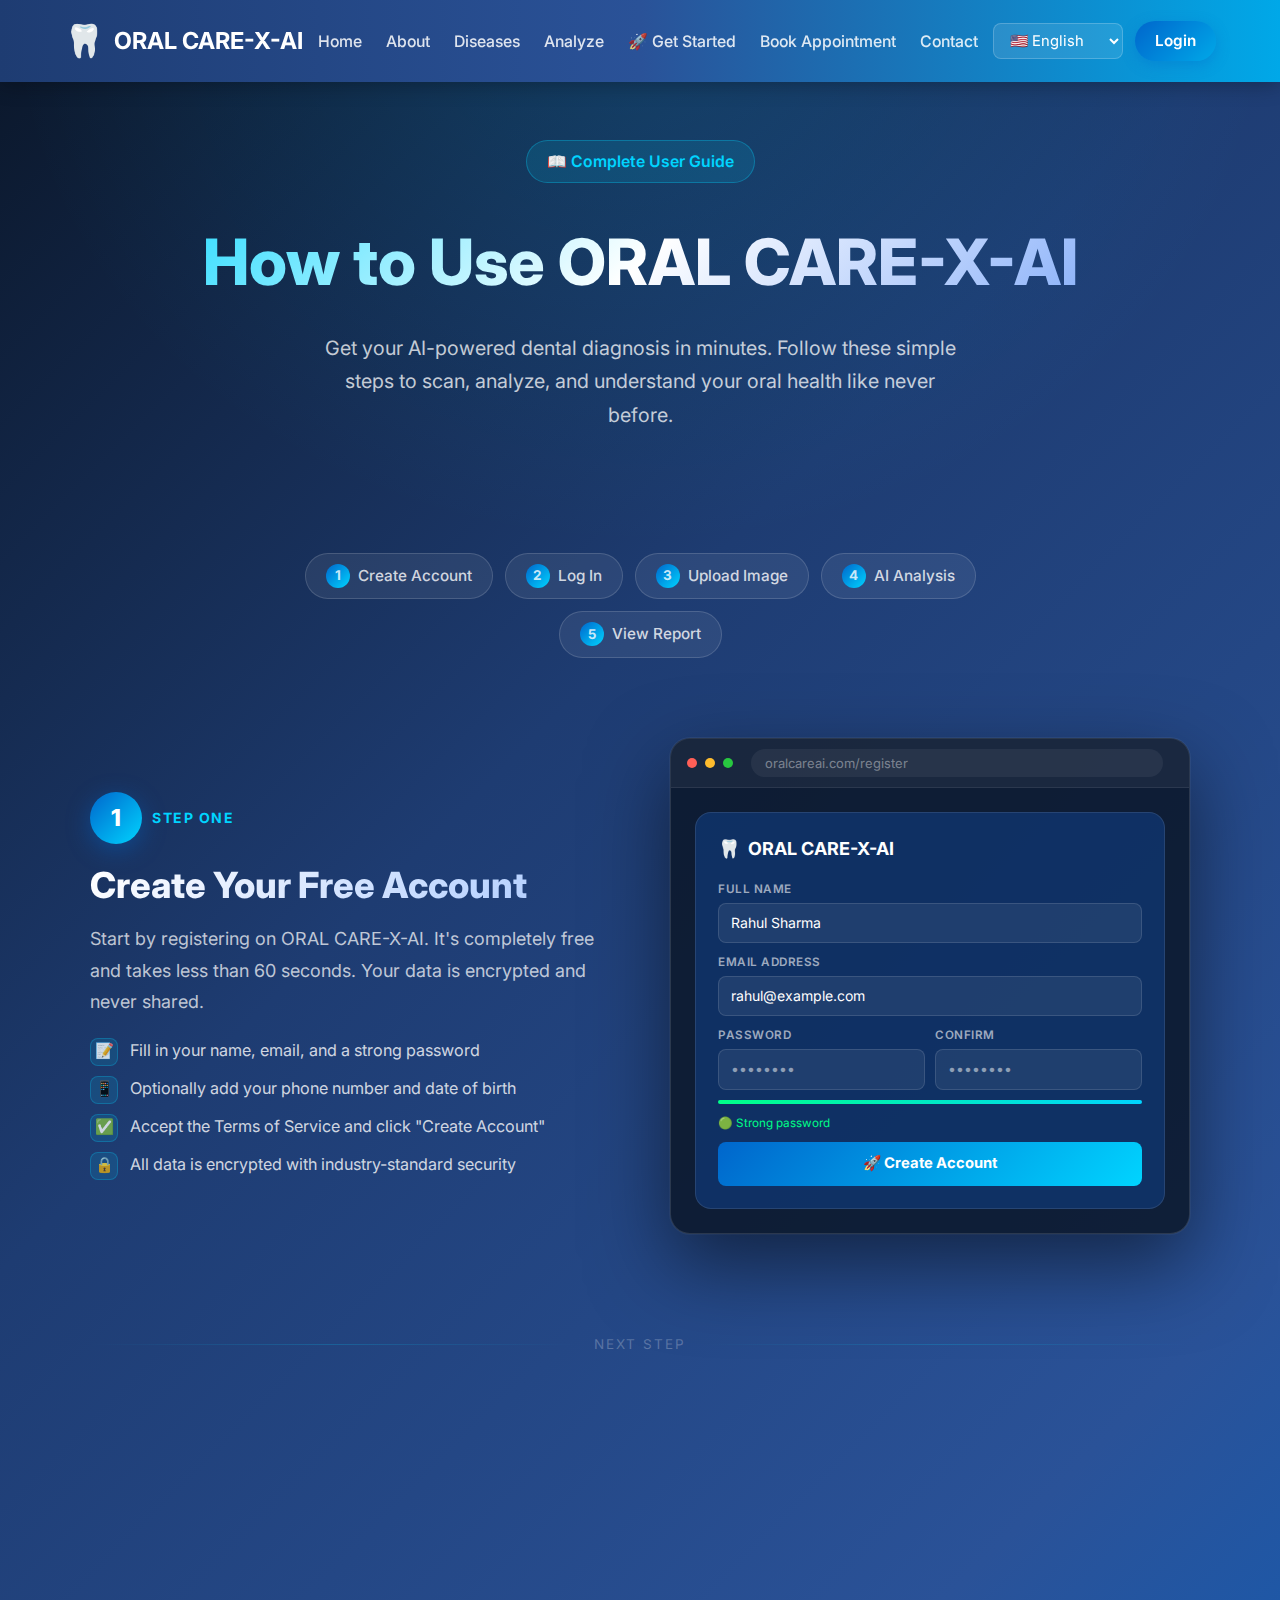
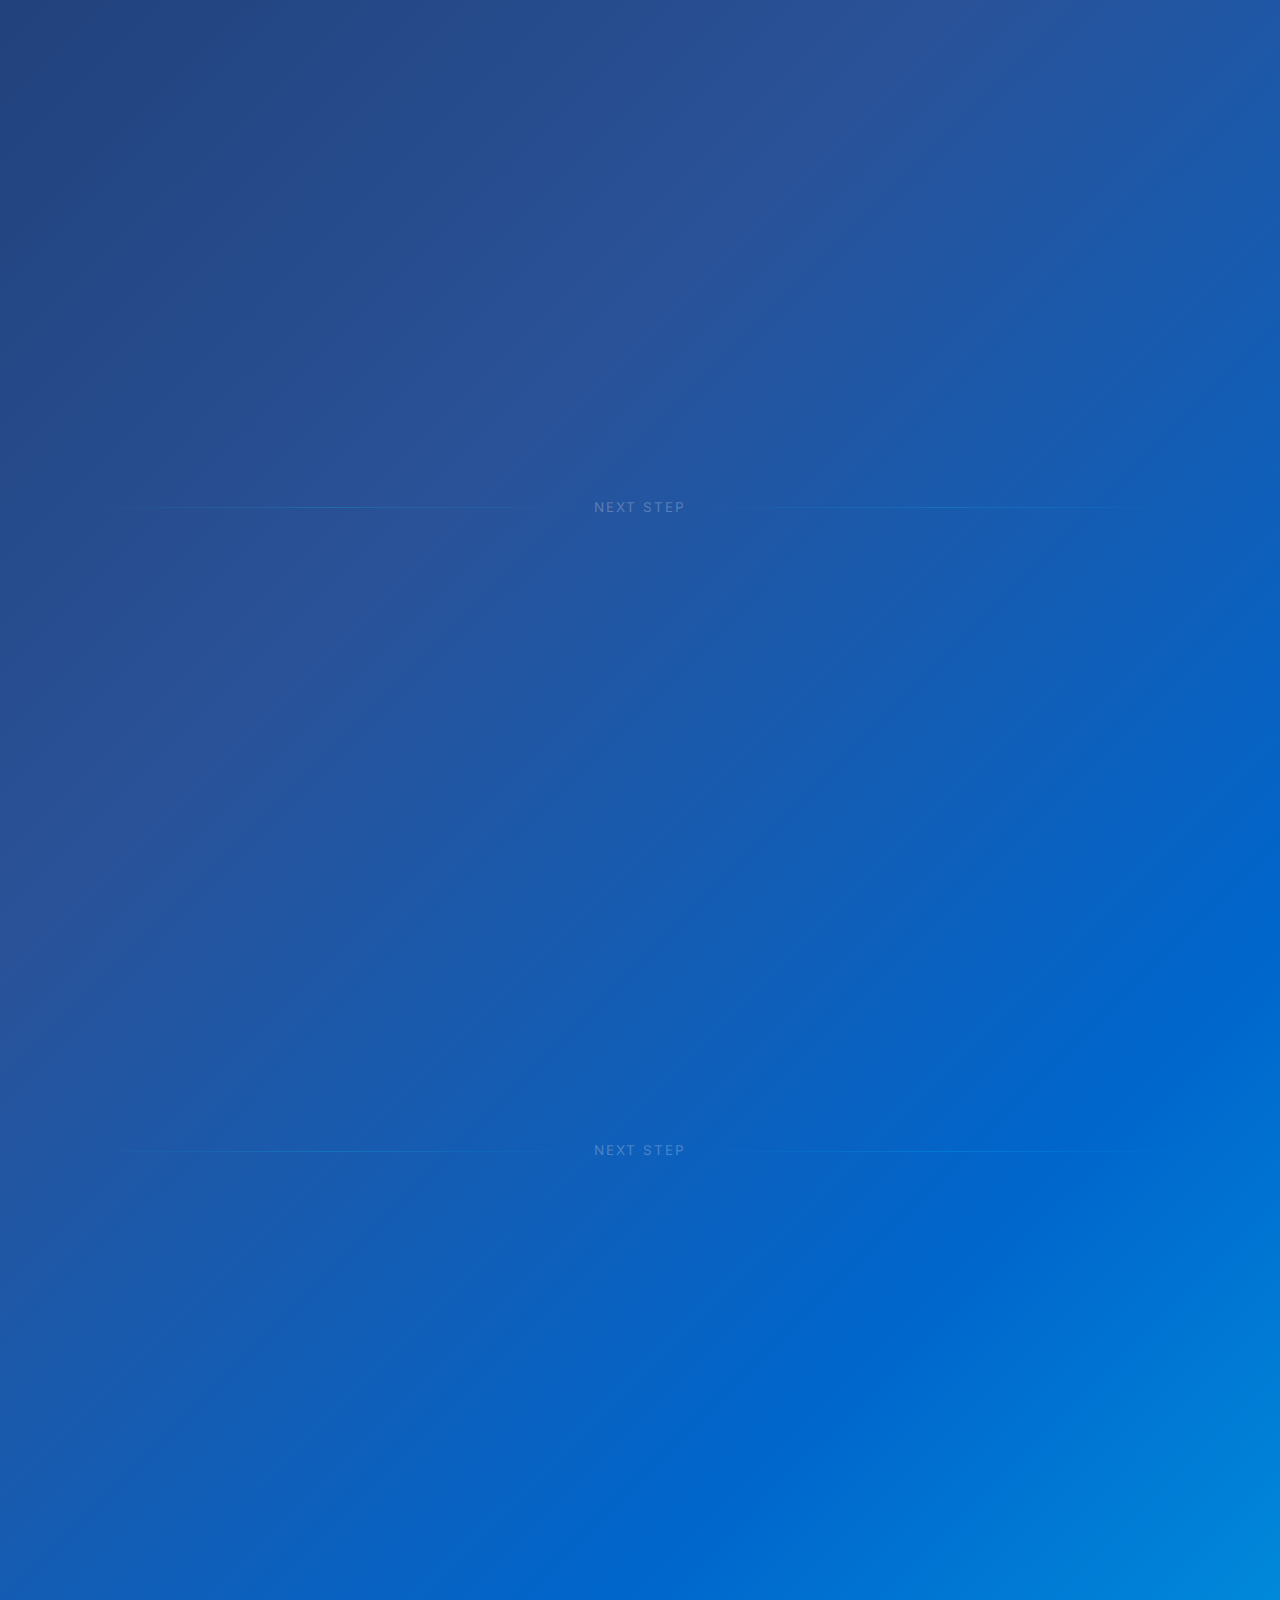
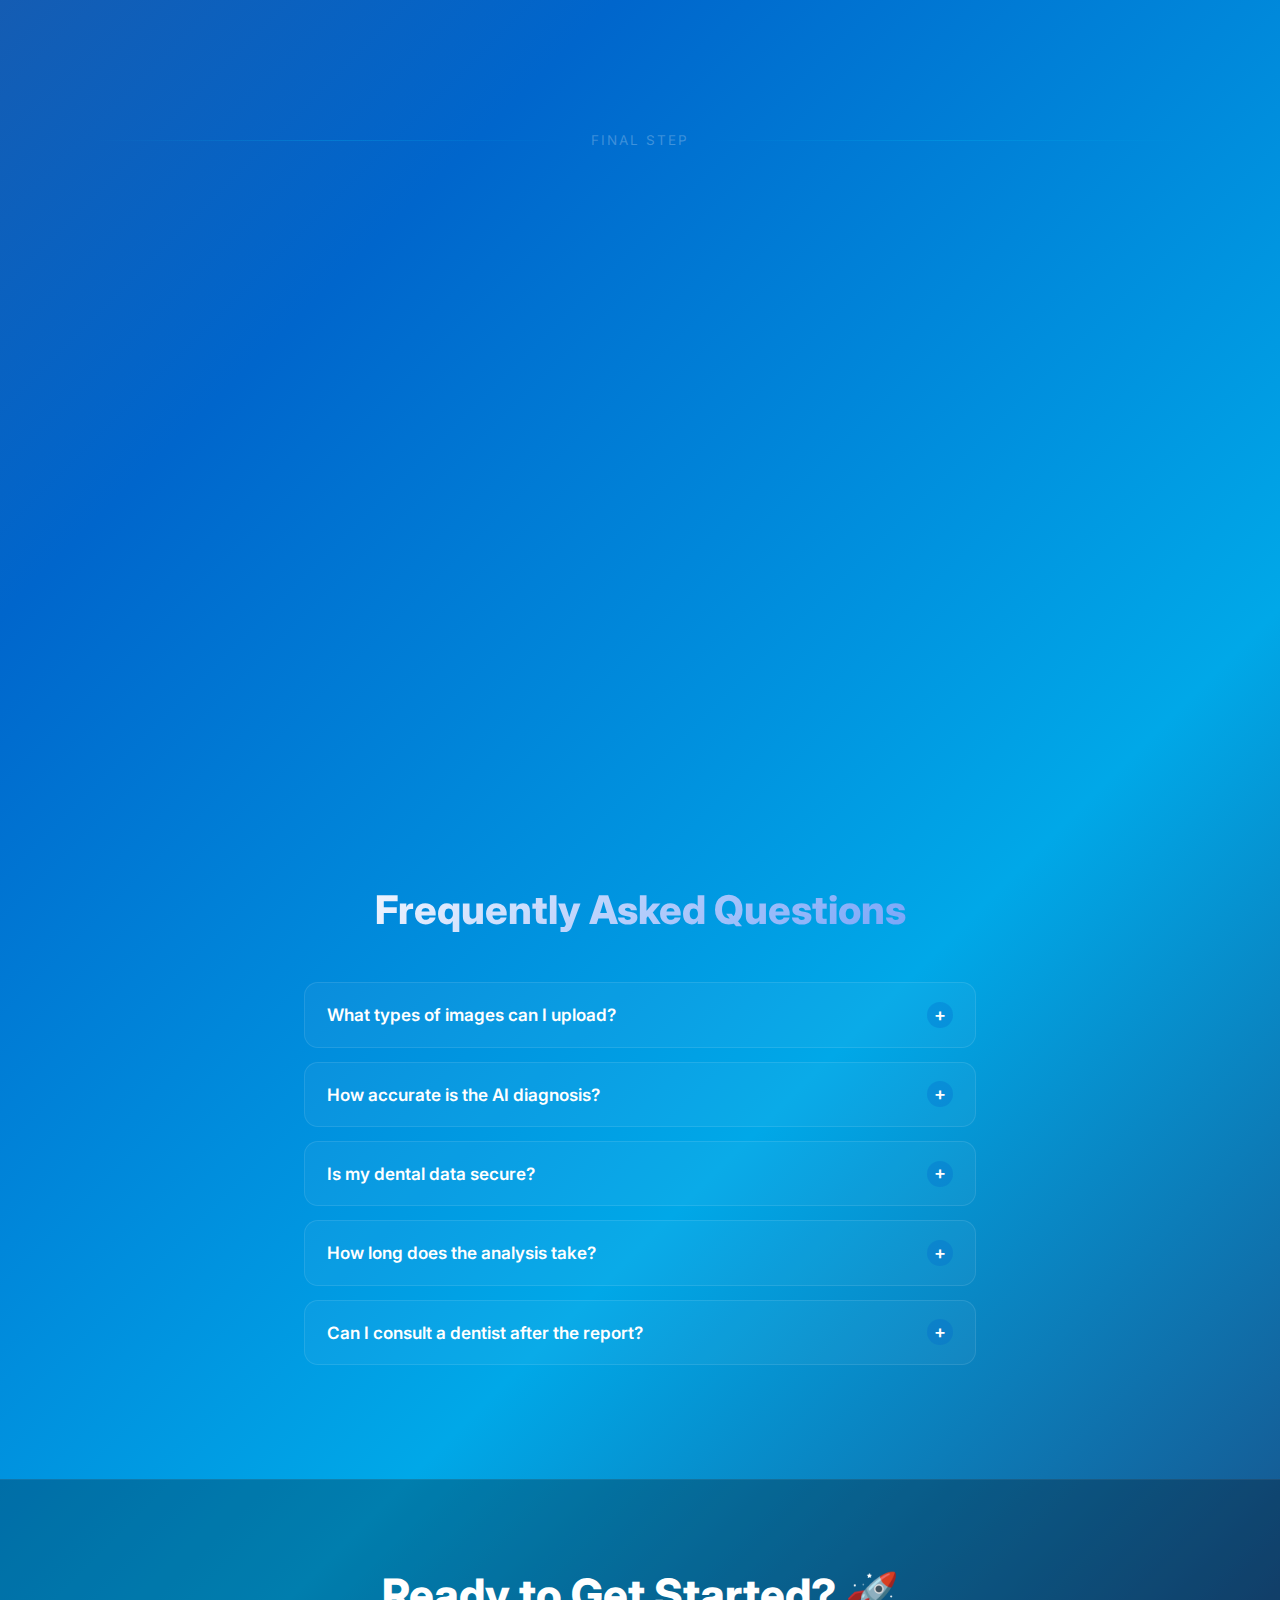
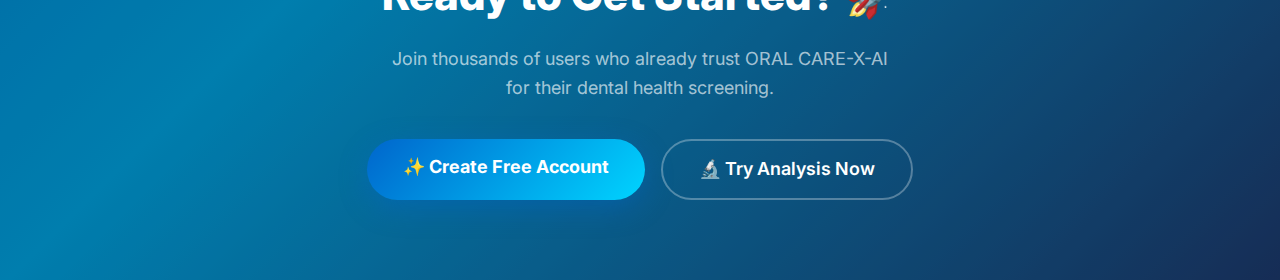
<file: howto.html>
<!DOCTYPE html>
<html lang="en">

<head>
    <meta charset="UTF-8">
    <meta name="viewport" content="width=device-width, initial-scale=1.0">
    <meta name="description"
        content="Learn how to use ORAL CARE-X-AI — step-by-step guide to AI-powered dental diagnostics.">
    <title>How to Use - ORAL CARE-X-AI</title>
    <link rel="stylesheet" href="style.css">
    <link href="https://fonts.googleapis.com/css2?family=Inter:wght@400;500;600;700;800&display=swap" rel="stylesheet">
    <style>
        * {
            margin: 0;
            padding: 0;
            box-sizing: border-box;
        }

        body {
            font-family: 'Inter', sans-serif;
            background: linear-gradient(135deg, #0a1628 0%, #1e3c72 20%, #2a5298 40%, #0066cc 60%, #00a8e8 80%, #1e3c72 100%);
            background-attachment: fixed;
            color: #fff;
            min-height: 100vh;
            overflow-x: hidden;
        }

        /* ── NAV ── */
        .navbar {
            position: fixed;
            top: 0;
            left: 0;
            right: 0;
            z-index: 1000;
            background: linear-gradient(90deg, #1e3c72 0%, #2a5298 50%, #00a8e8 100%);
            padding: 15px 5%;
            display: flex;
            justify-content: space-between;
            align-items: center;
            box-shadow: 0 2px 20px rgba(0, 0, 0, 0.3);
        }

        .logo {
            display: flex;
            align-items: center;
            gap: 10px;
            font-size: 1.3rem;
            font-weight: 700;
            color: #fff;
            text-decoration: none;
        }

        .logo-icon {
            font-size: 1.8rem;
            animation: pulse 2s infinite;
        }

        @keyframes pulse {

            0%,
            100% {
                transform: scale(1)
            }

            50% {
                transform: scale(1.1)
            }
        }

        .nav-back {
            background: rgba(255, 255, 255, 0.12);
            border: 1.5px solid rgba(255, 255, 255, 0.25);
            color: #fff;
            padding: 9px 22px;
            border-radius: 50px;
            text-decoration: none;
            font-weight: 600;
            font-size: 0.9rem;
            display: flex;
            align-items: center;
            gap: 8px;
            transition: all 0.3s ease;
        }

        .nav-back:hover {
            background: rgba(255, 255, 255, 0.22);
            transform: translateX(-3px);
        }

        /* Language selector for howto */
        .nav-actions {
            display: flex;
            align-items: center;
            gap: 12px;
        }

        .lang-selector {
            background: rgba(255, 255, 255, 0.1);
            border: 1.5px solid rgba(255, 255, 255, 0.2);
            color: #fff;
            padding: 7px 12px;
            border-radius: 8px;
            font-size: 0.82rem;
            font-family: 'Inter', sans-serif;
            cursor: pointer;
            outline: none;
            transition: all 0.3s ease;
        }

        .lang-selector:hover {
            border-color: rgba(0, 212, 255, 0.5);
        }

        .lang-selector option {
            background: #1e3c72;
            color: #fff;
        }

        /* Nav links for howto */
        .nav-links {
            display: flex;
            list-style: none;
            gap: 24px;
            align-items: center;
        }

        .nav-links a {
            color: rgba(255, 255, 255, 0.85);
            text-decoration: none;
            font-size: 0.88rem;
            font-weight: 500;
            transition: color 0.3s ease;
        }

        .nav-links a:hover,
        .nav-links a.active {
            color: #00d4ff;
        }

        .nav-btn {
            background: linear-gradient(135deg, #0066cc, #00a8e8);
            color: #fff;
            padding: 8px 20px;
            border-radius: 50px;
            text-decoration: none;
            font-weight: 600;
            font-size: 0.85rem;
            transition: all 0.3s ease;
            box-shadow: 0 4px 14px rgba(0, 102, 204, 0.35);
        }

        .nav-btn:hover {
            transform: translateY(-2px);
            box-shadow: 0 8px 22px rgba(0, 102, 204, 0.5);
        }

        @media (max-width: 860px) {
            .nav-links {
                display: none;
            }
        }

        /* ── HERO BANNER ── */
        .howto-hero {
            padding: 140px 5% 80px;
            text-align: center;
            position: relative;
            overflow: hidden;
        }

        .howto-hero::before {
            content: '';
            position: absolute;
            inset: 0;
            background: radial-gradient(ellipse at 50% 0%, rgba(0, 212, 255, 0.12) 0%, transparent 70%);
        }

        .howto-hero h1 {
            font-size: clamp(2.2rem, 5vw, 3.8rem);
            font-weight: 800;
            background: linear-gradient(135deg, #00d4ff, #ffffff, #699bf8);
            -webkit-background-clip: text;
            -webkit-text-fill-color: transparent;
            background-clip: text;
            margin-bottom: 18px;
            position: relative;
            z-index: 1;
        }

        .howto-hero p {
            font-size: 1.1rem;
            color: rgba(255, 255, 255, 0.75);
            max-width: 640px;
            margin: 0 auto 40px;
            position: relative;
            z-index: 1;
            line-height: 1.7;
        }

        .hero-badge {
            display: inline-flex;
            align-items: center;
            gap: 8px;
            background: rgba(0, 212, 255, 0.12);
            border: 1px solid rgba(0, 212, 255, 0.3);
            padding: 8px 20px;
            border-radius: 50px;
            font-size: 0.88rem;
            font-weight: 600;
            color: #00d4ff;
            margin-bottom: 28px;
            position: relative;
            z-index: 1;
        }

        /* ── QUICK STEPS NAV ── */
        .steps-nav {
            display: flex;
            flex-wrap: wrap;
            justify-content: center;
            gap: 12px;
            padding: 0 5% 60px;
            max-width: 900px;
            margin: 0 auto;
        }

        .step-pill {
            display: flex;
            align-items: center;
            gap: 8px;
            background: rgba(255, 255, 255, 0.07);
            border: 1px solid rgba(255, 255, 255, 0.15);
            padding: 10px 20px;
            border-radius: 50px;
            cursor: pointer;
            text-decoration: none;
            color: rgba(255, 255, 255, 0.8);
            font-size: 0.85rem;
            font-weight: 500;
            transition: all 0.3s ease;
        }

        .step-pill:hover {
            background: rgba(0, 102, 204, 0.3);
            border-color: #00d4ff;
            color: #fff;
            transform: translateY(-2px);
        }

        .step-pill .num {
            width: 24px;
            height: 24px;
            background: linear-gradient(135deg, #0066cc, #00d4ff);
            border-radius: 50%;
            display: flex;
            align-items: center;
            justify-content: center;
            font-size: 0.75rem;
            font-weight: 700;
            flex-shrink: 0;
        }

        /* ── STEPS SECTION ── */
        .steps-section {
            padding: 20px 5% 100px;
        }

        .step-block {
            display: grid;
            grid-template-columns: 1fr 1fr;
            gap: 60px;
            align-items: center;
            max-width: 1100px;
            margin: 0 auto 100px;
            opacity: 0;
            transform: translateY(40px);
            transition: opacity 0.7s ease, transform 0.7s ease;
        }

        .step-block.visible {
            opacity: 1;
            transform: translateY(0);
        }

        .step-block.reverse {
            direction: rtl;
        }

        .step-block.reverse>* {
            direction: ltr;
        }

        /* Step Text Side */


        .step-number-badge {
            display: inline-flex;
            align-items: center;
            gap: 10px;
            margin-bottom: 20px;
        }

        .step-num-circle {
            width: 52px;
            height: 52px;
            background: linear-gradient(135deg, #0066cc, #00d4ff);
            border-radius: 50%;
            display: flex;
            align-items: center;
            justify-content: center;
            font-size: 1.3rem;
            font-weight: 800;
            box-shadow: 0 6px 24px rgba(0, 102, 204, 0.45);
        }

        .step-label {
            font-size: 0.78rem;
            font-weight: 700;
            letter-spacing: 1.5px;
            color: #00d4ff;
            text-transform: uppercase;
        }

        .step-info h2 {
            font-size: 2rem;
            font-weight: 800;
            margin-bottom: 16px;
            line-height: 1.2;
            background: linear-gradient(135deg, #fff 0%, #a8c8ff 100%);
            -webkit-background-clip: text;
            -webkit-text-fill-color: transparent;
            background-clip: text;
        }

        .step-info p {
            font-size: 1rem;
            color: rgba(255, 255, 255, 0.72);
            line-height: 1.75;
            margin-bottom: 20px;
        }

        .step-tips {
            list-style: none;
            display: flex;
            flex-direction: column;
            gap: 10px;
        }

        .step-tips li {
            display: flex;
            align-items: flex-start;
            gap: 12px;
            font-size: 0.9rem;
            color: rgba(255, 255, 255, 0.8);
        }

        .tip-icon {
            width: 28px;
            height: 28px;
            border-radius: 8px;
            flex-shrink: 0;
            background: rgba(0, 212, 255, 0.12);
            border: 1px solid rgba(0, 212, 255, 0.25);
            display: flex;
            align-items: center;
            justify-content: center;
            font-size: 0.85rem;
        }

        /* ── CSS UI MOCKUPS ── */
        .mockup-frame {
            background: rgba(10, 22, 40, 0.85);
            border: 1px solid rgba(255, 255, 255, 0.12);
            border-radius: 20px;
            overflow: hidden;
            box-shadow: 0 30px 80px rgba(0, 0, 0, 0.5), 0 0 0 1px rgba(255, 255, 255, 0.06);
            position: relative;
        }

        .mockup-titlebar {
            background: rgba(255, 255, 255, 0.05);
            border-bottom: 1px solid rgba(255, 255, 255, 0.08);
            padding: 10px 16px;
            display: flex;
            align-items: center;
            gap: 8px;
        }

        .dot {
            width: 10px;
            height: 10px;
            border-radius: 50%;
        }

        .dot.red {
            background: #ff5f57;
        }

        .dot.yellow {
            background: #febc2e;
        }

        .dot.green {
            background: #28c840;
        }

        .mockup-body {
            padding: 24px;
        }

        .mockup-url {
            flex: 1;
            background: rgba(255, 255, 255, 0.06);
            border-radius: 20px;
            padding: 4px 14px;
            font-size: 0.72rem;
            color: rgba(255, 255, 255, 0.4);
            margin: 0 10px;
        }

        /* Step 1 Mockup — Register */
        .mock-register-card {
            background: rgba(15, 57, 120, 0.7);
            border: 1px solid rgba(255, 255, 255, 0.1);
            border-radius: 16px;
            padding: 22px;
        }

        .mock-logo-row {
            display: flex;
            align-items: center;
            gap: 8px;
            font-size: 1rem;
            font-weight: 700;
            margin-bottom: 16px;
        }

        .mock-input {
            background: rgba(255, 255, 255, 0.07);
            border: 1.5px solid rgba(255, 255, 255, 0.12);
            border-radius: 8px;
            padding: 8px 12px;
            font-size: 0.78rem;
            color: rgba(255, 255, 255, 0.5);
            margin-bottom: 10px;
        }

        .mock-label {
            font-size: 0.65rem;
            font-weight: 600;
            color: rgba(255, 255, 255, 0.6);
            letter-spacing: 0.5px;
            text-transform: uppercase;
            margin-bottom: 4px;
        }

        .mock-btn {
            background: linear-gradient(135deg, #0066cc, #00d4ff);
            border-radius: 8px;
            padding: 10px;
            font-size: 0.82rem;
            font-weight: 700;
            text-align: center;
            color: #fff;
            margin-top: 4px;
        }

        .mock-row {
            display: grid;
            grid-template-columns: 1fr 1fr;
            gap: 10px;
        }

        /* Step 2 Mockup — Login */
        .mock-login-card {
            background: rgba(15, 57, 120, 0.7);
            border: 1px solid rgba(255, 255, 255, 0.1);
            border-radius: 16px;
            padding: 22px;
            text-align: center;
        }

        .mock-avatar {
            font-size: 2.8rem;
            margin-bottom: 10px;
        }

        .mock-title {
            font-size: 1.1rem;
            font-weight: 700;
            margin-bottom: 4px;
        }

        .mock-sub {
            font-size: 0.7rem;
            color: rgba(255, 255, 255, 0.5);
            margin-bottom: 16px;
        }

        /* Step 3 Mockup — Upload */
        .mock-upload-zone {
            border: 2px dashed rgba(0, 212, 255, 0.4);
            border-radius: 14px;
            padding: 28px;
            text-align: center;
            background: rgba(0, 102, 204, 0.06);
            margin-bottom: 14px;
        }

        .mock-upload-icon {
            font-size: 2.5rem;
            margin-bottom: 8px;
        }

        .mock-upload-text {
            font-size: 0.78rem;
            color: rgba(255, 255, 255, 0.6);
            line-height: 1.5;
        }

        .mock-file-types {
            display: flex;
            gap: 6px;
            justify-content: center;
            margin-top: 8px;
            flex-wrap: wrap;
        }

        .mock-tag {
            background: rgba(0, 212, 255, 0.1);
            border: 1px solid rgba(0, 212, 255, 0.25);
            border-radius: 20px;
            padding: 3px 10px;
            font-size: 0.65rem;
            color: #00d4ff;
            font-weight: 600;
        }

        /* Step 4 Mockup — AI Analysis */
        .mock-analyzing {
            display: flex;
            flex-direction: column;
            gap: 10px;
        }

        .mock-image-thumb {
            height: 90px;
            background: linear-gradient(135deg, #0a2850, #1e4d8c);
            border-radius: 10px;
            display: flex;
            align-items: center;
            justify-content: center;
            font-size: 2.5rem;
            border: 1px solid rgba(0, 212, 255, 0.2);
            position: relative;
            overflow: hidden;
        }

        .mock-scan-line {
            position: absolute;
            left: 0;
            right: 0;
            height: 2px;
            background: linear-gradient(90deg, transparent, #00d4ff, transparent);
            animation: scanMove 2s ease-in-out infinite;
        }

        @keyframes scanMove {
            0% {
                top: 0;
            }

            100% {
                top: 100%;
            }
        }

        .mock-progress-row {
            display: flex;
            flex-direction: column;
            gap: 6px;
        }

        .mock-prog-label {
            font-size: 0.68rem;
            color: rgba(255, 255, 255, 0.6);
            display: flex;
            justify-content: space-between;
        }

        .mock-prog-bar {
            height: 6px;
            background: rgba(255, 255, 255, 0.08);
            border-radius: 4px;
            overflow: hidden;
        }

        .mock-prog-fill {
            height: 100%;
            border-radius: 4px;
            background: linear-gradient(90deg, #0066cc, #00d4ff);
        }

        .mock-ai-chip {
            display: inline-flex;
            align-items: center;
            gap: 6px;
            background: rgba(0, 212, 255, 0.1);
            border: 1px solid rgba(0, 212, 255, 0.25);
            border-radius: 20px;
            padding: 5px 12px;
            font-size: 0.72rem;
            color: #00d4ff;
            font-weight: 600;
        }

        .pulse-dot {
            width: 7px;
            height: 7px;
            background: #00d4ff;
            border-radius: 50%;
            animation: blink 1.2s ease-in-out infinite;
        }

        @keyframes blink {

            0%,
            100% {
                opacity: 1
            }

            50% {
                opacity: 0.2
            }
        }

        /* Step 5 Mockup — Report */
        .mock-report {
            display: flex;
            flex-direction: column;
            gap: 8px;
        }

        .mock-report-header {
            display: flex;
            align-items: center;
            justify-content: space-between;
            margin-bottom: 6px;
        }

        .mock-report-title {
            font-size: 0.95rem;
            font-weight: 700;
        }

        .mock-status-pill {
            background: rgba(0, 255, 136, 0.12);
            border: 1px solid rgba(0, 255, 136, 0.3);
            border-radius: 20px;
            padding: 4px 10px;
            font-size: 0.65rem;
            color: #00ff88;
            font-weight: 600;
        }

        .mock-report-row {
            display: flex;
            justify-content: space-between;
            align-items: center;
            background: rgba(255, 255, 255, 0.04);
            border-radius: 8px;
            padding: 9px 12px;
            font-size: 0.75rem;
        }

        .mock-report-key {
            color: rgba(255, 255, 255, 0.55);
        }

        .mock-report-val {
            font-weight: 600;
            color: #fff;
        }

        .mock-report-val.danger {
            color: #ff6b6b;
        }

        .mock-report-val.good {
            color: #00ff88;
        }

        .mock-download-btn {
            background: linear-gradient(135deg, #0066cc, #00d4ff);
            border-radius: 8px;
            padding: 9px;
            text-align: center;
            font-size: 0.78rem;
            font-weight: 700;
            margin-top: 6px;
        }

        /* ── DIVIDER ── */
        .step-divider {
            max-width: 1100px;
            margin: 0 auto 80px;
            display: flex;
            align-items: center;
            gap: 16px;
        }

        .step-divider::before,
        .step-divider::after {
            content: '';
            flex: 1;
            height: 1px;
            background: linear-gradient(90deg, transparent, rgba(0, 212, 255, 0.2), transparent);
        }

        .step-divider span {
            white-space: nowrap;
            font-size: 0.75rem;
            color: rgba(255, 255, 255, 0.25);
            letter-spacing: 2px;
            text-transform: uppercase;
        }

        /* ── FAQ SECTION ── */
        .faq-section {
            padding: 60px 5% 100px;
            max-width: 800px;
            margin: 0 auto;
        }

        .faq-section h2 {
            font-size: 2.2rem;
            font-weight: 800;
            text-align: center;
            margin-bottom: 40px;
            background: linear-gradient(135deg, #fff, #699bf8);
            -webkit-background-clip: text;
            -webkit-text-fill-color: transparent;
            background-clip: text;
        }

        .faq-item {
            background: rgba(255, 255, 255, 0.04);
            border: 1px solid rgba(255, 255, 255, 0.1);
            border-radius: 14px;
            margin-bottom: 14px;
            overflow: hidden;
            transition: all 0.3s ease;
        }

        .faq-item:hover {
            border-color: rgba(0, 212, 255, 0.3);
        }

        .faq-q {
            padding: 18px 22px;
            font-size: 0.95rem;
            font-weight: 600;
            cursor: pointer;
            display: flex;
            justify-content: space-between;
            align-items: center;
            user-select: none;
        }

        .faq-toggle {
            width: 26px;
            height: 26px;
            background: rgba(0, 102, 204, 0.3);
            border-radius: 50%;
            display: flex;
            align-items: center;
            justify-content: center;
            font-size: 1rem;
            flex-shrink: 0;
            transition: transform 0.3s ease;
        }

        .faq-a {
            max-height: 0;
            overflow: hidden;
            transition: max-height 0.4s ease, padding 0.3s ease;
            font-size: 0.9rem;
            color: rgba(255, 255, 255, 0.65);
            line-height: 1.7;
            padding: 0 22px;
        }

        .faq-item.open .faq-a {
            max-height: 200px;
            padding: 0 22px 18px;
        }

        .faq-item.open .faq-toggle {
            transform: rotate(45deg);
        }

        /* ── CTA BOTTOM ── */
        .cta-section {
            text-align: center;
            padding: 80px 5%;
            background: rgba(0, 0, 0, 0.25);
            border-top: 1px solid rgba(255, 255, 255, 0.06);
        }

        .cta-section h2 {
            font-size: 2.4rem;
            font-weight: 800;
            margin-bottom: 16px;
        }

        .cta-section p {
            color: rgba(255, 255, 255, 0.65);
            max-width: 500px;
            margin: 0 auto 36px;
            font-size: 1rem;
            line-height: 1.6;
        }

        .cta-buttons {
            display: flex;
            gap: 16px;
            justify-content: center;
            flex-wrap: wrap;
        }

        .cta-btn-primary {
            background: linear-gradient(135deg, #0066cc, #00d4ff);
            color: #fff;
            padding: 14px 36px;
            border-radius: 50px;
            font-size: 1rem;
            font-weight: 700;
            text-decoration: none;
            transition: all 0.3s ease;
            box-shadow: 0 8px 28px rgba(0, 102, 204, 0.4);
        }

        .cta-btn-primary:hover {
            transform: translateY(-3px);
            box-shadow: 0 14px 40px rgba(0, 102, 204, 0.55);
        }

        .cta-btn-outline {
            background: transparent;
            color: #fff;
            padding: 14px 36px;
            border-radius: 50px;
            border: 2px solid rgba(255, 255, 255, 0.3);
            font-size: 1rem;
            font-weight: 600;
            text-decoration: none;
            transition: all 0.3s ease;
        }

        .cta-btn-outline:hover {
            border-color: #00d4ff;
            color: #00d4ff;
            transform: translateY(-3px);
        }

        /* ── RESPONSIVE ── */
        @media (max-width: 860px) {
            .step-block {
                grid-template-columns: 1fr;
                gap: 30px;
            }

            .step-block.reverse {
                direction: ltr;
            }
        }
    </style>
</head>

<body>

    <!-- Navbar -->
    <nav class="navbar">
        <a href="index.html" class="logo">
            <span class="logo-icon">🦷</span>
            <span>ORAL CARE-X-AI</span>
        </a>
        <ul class="nav-links">
            <li><a href="index.html" data-lang="nav_home">Home</a></li>
            <li><a href="about.html" data-lang="nav_about">About</a></li>
            <li><a href="diseases.html" data-lang="nav_diseases">Diseases</a></li>
            <li><a href="analyze.html" data-lang="nav_analyze">Analyze</a></li>
            <li><a href="getstarted.html">🚀 Get Started</a></li>
            <li><a href="appointment.html" data-lang="nav_appointment">Book Appointment</a></li>
            <li><a href="contact.html" data-lang="nav_contact">Contact</a></li>
        </ul>
        <div class="nav-actions">
            <select id="language-selector" class="lang-selector" onchange="Translations.set(this.value)">
                <option value="en">🇺🇸 English</option>
                <option value="hi">🇮🇳 हिंदी</option>
                <option value="ml">🇮🇳 മലയാളം</option>
                <option value="mr">🇮🇳 मराठी</option>
                <option value="ta">🇮🇳 தமிழ்</option>
                <option value="kn">🇮🇳 ಕನ್ನಡ</option>
            </select>
            <a href="login.html" class="nav-btn" data-lang="nav_login">Login</a>
        </div>
    </nav>

    <!-- Hero Banner -->
    <section class="howto-hero">
        <div class="hero-badge">📖 Complete User Guide</div>
        <h1>How to Use ORAL CARE-X-AI</h1>
        <p>Get your AI-powered dental diagnosis in minutes. Follow these simple steps to scan, analyze, and understand
            your oral health like never before.</p>
    </section>

    <!-- Quick Navigation Pills -->
    <div class="steps-nav">
        <a href="#step1" class="step-pill"><span class="num">1</span> Create Account</a>
        <a href="#step2" class="step-pill"><span class="num">2</span> Log In</a>
        <a href="#step3" class="step-pill"><span class="num">3</span> Upload Image</a>
        <a href="#step4" class="step-pill"><span class="num">4</span> AI Analysis</a>
        <a href="#step5" class="step-pill"><span class="num">5</span> View Report</a>
    </div>

    <!-- Steps -->
    <section class="steps-section">

        <!-- STEP 1 -->
        <div class="step-block" id="step1">
            <div class="step-info">
                <div class="step-number-badge">
                    <div class="step-num-circle">1</div>
                    <span class="step-label">Step One</span>
                </div>
                <h2>Create Your Free Account</h2>
                <p>Start by registering on ORAL CARE-X-AI. It's completely free and takes less than 60 seconds. Your
                    data is encrypted and never shared.</p>
                <ul class="step-tips">
                    <li><span class="tip-icon">📝</span> Fill in your name, email, and a strong password</li>
                    <li><span class="tip-icon">📱</span> Optionally add your phone number and date of birth</li>
                    <li><span class="tip-icon">✅</span> Accept the Terms of Service and click "Create Account"</li>
                    <li><span class="tip-icon">🔒</span> All data is encrypted with industry-standard security</li>
                </ul>
            </div>
            <div class="mockup-frame">
                <div class="mockup-titlebar">
                    <div class="dot red"></div>
                    <div class="dot yellow"></div>
                    <div class="dot green"></div>
                    <div class="mockup-url">oralcareai.com/register</div>
                </div>
                <div class="mockup-body">
                    <div class="mock-register-card">
                        <div class="mock-logo-row">🦷 <span>ORAL CARE-X-AI</span></div>
                        <div class="mock-label">Full Name</div>
                        <div class="mock-input" style="color:#fff;">Rahul Sharma</div>
                        <div class="mock-label">Email Address</div>
                        <div class="mock-input" style="color:#fff;">rahul@example.com</div>
                        <div class="mock-row">
                            <div>
                                <div class="mock-label">Password</div>
                                <div class="mock-input">••••••••</div>
                            </div>
                            <div>
                                <div class="mock-label">Confirm</div>
                                <div class="mock-input">••••••••</div>
                            </div>
                        </div>
                        <div
                            style="height:4px;background:linear-gradient(90deg,#00ff88,#00d4ff);border-radius:4px;margin-bottom:10px;">
                        </div>
                        <div style="font-size:0.65rem;color:#00ff88;margin-bottom:10px;">🟢 Strong password</div>
                        <div class="mock-btn">🚀 Create Account</div>
                    </div>
                </div>
            </div>
        </div>

        <div class="step-divider"><span>Next Step</span></div>

        <!-- STEP 2 -->
        <div class="step-block reverse" id="step2">
            <div class="step-info">
                <div class="step-number-badge">
                    <div class="step-num-circle">2</div>
                    <span class="step-label">Step Two</span>
                </div>
                <h2>Log In to Your Account</h2>
                <p>Once registered, log in with your credentials to access the full power of AI-driven dental
                    diagnostics. Your session is secure and private.</p>
                <ul class="step-tips">
                    <li><span class="tip-icon">📧</span> Enter your registered email address</li>
                    <li><span class="tip-icon">🔑</span> Enter your password and click "Login"</li>
                    <li><span class="tip-icon">💾</span> Your session stays active for easy access</li>
                    <li><span class="tip-icon">🔓</span> Forgot your password? Use the reset option</li>
                </ul>
            </div>
            <div class="mockup-frame">
                <div class="mockup-titlebar">
                    <div class="dot red"></div>
                    <div class="dot yellow"></div>
                    <div class="dot green"></div>
                    <div class="mockup-url">oralcareai.com/login</div>
                </div>
                <div class="mockup-body">
                    <div class="mock-login-card">
                        <div class="mock-avatar">🦷</div>
                        <div class="mock-title">Welcome Back</div>
                        <div class="mock-sub">Sign in to your account</div>
                        <div class="mock-label" style="text-align:left;">Email</div>
                        <div class="mock-input" style="color:#fff;">rahul@example.com</div>
                        <div class="mock-label" style="text-align:left;">Password</div>
                        <div class="mock-input">••••••••</div>
                        <div style="text-align:right;font-size:0.65rem;color:#00d4ff;margin-bottom:12px;">Forgot
                            password?</div>
                        <div class="mock-btn">🔓 Login</div>
                        <div style="margin-top:12px;font-size:0.7rem;color:rgba(255,255,255,0.4);">Don't have an
                            account? <span style="color:#00d4ff;">Register →</span></div>
                    </div>
                </div>
            </div>
        </div>

        <div class="step-divider"><span>Next Step</span></div>

        <!-- STEP 3 -->
        <div class="step-block" id="step3">
            <div class="step-info">
                <div class="step-number-badge">
                    <div class="step-num-circle">3</div>
                    <span class="step-label">Step Three</span>
                </div>
                <h2>Upload Your Dental Image</h2>
                <p>Upload a dental X-ray or a clear photo of your teeth. Our AI accepts multiple formats and handles
                    images of varying quality for accurate analysis.</p>
                <ul class="step-tips">
                    <li><span class="tip-icon">📸</span> Use a high-quality dental X-ray or photo</li>
                    <li><span class="tip-icon">🗂️</span> Supported: JPG, PNG, DICOM formats</li>
                    <li><span class="tip-icon">🖱️</span> Drag & drop directly or click to browse files</li>
                    <li><span class="tip-icon">💡</span> Ensure the image is well-lit and in focus</li>
                </ul>
            </div>
            <div class="mockup-frame">
                <div class="mockup-titlebar">
                    <div class="dot red"></div>
                    <div class="dot yellow"></div>
                    <div class="dot green"></div>
                    <div class="mockup-url">oralcareai.com/analyze</div>
                </div>
                <div class="mockup-body">
                    <div style="font-size:0.95rem;font-weight:700;margin-bottom:6px;">Upload Dental Image</div>
                    <div style="font-size:0.72rem;color:rgba(255,255,255,0.5);margin-bottom:14px;">Upload an X-ray or
                        dental photo for AI analysis</div>
                    <div class="mock-upload-zone">
                        <div class="mock-upload-icon">📤</div>
                        <div class="mock-upload-text">Drag &amp; drop your image here<br>or click to browse</div>
                        <div class="mock-file-types">
                            <span class="mock-tag">JPG</span>
                            <span class="mock-tag">PNG</span>
                            <span class="mock-tag">DICOM</span>
                        </div>
                    </div>
                    <div class="mock-btn" style="display:flex;align-items:center;justify-content:center;gap:8px;">
                        🔍 Analyze Image
                    </div>
                </div>
            </div>
        </div>

        <div class="step-divider"><span>Next Step</span></div>

        <!-- STEP 4 -->
        <div class="step-block reverse" id="step4">
            <div class="step-info">
                <div class="step-number-badge">
                    <div class="step-num-circle">4</div>
                    <span class="step-label">Step Four</span>
                </div>
                <h2>AI Scans & Analyses</h2>
                <p>Our CNN-powered AI engine processes your image in real time. It scans for cavities, plaque, gum
                    disease, and other conditions with exceptional accuracy.</p>
                <ul class="step-tips">
                    <li><span class="tip-icon">🤖</span> CNN-based deep learning model processes the image</li>
                    <li><span class="tip-icon">⚡</span> Results ready in under 10 seconds</li>
                    <li><span class="tip-icon">🎯</span> 98% accuracy rate on tested datasets</li>
                    <li><span class="tip-icon">🔬</span> Detects up to 12 different dental conditions</li>
                </ul>
            </div>
            <div class="mockup-frame">
                <div class="mockup-titlebar">
                    <div class="dot red"></div>
                    <div class="dot yellow"></div>
                    <div class="dot green"></div>
                    <div class="mockup-url">oralcareai.com/analyzing</div>
                </div>
                <div class="mockup-body">
                    <div class="mock-ai-chip" style="margin-bottom:14px;"><span class="pulse-dot"></span> AI
                        Processing...</div>
                    <div class="mock-analyzing">
                        <div class="mock-image-thumb">
                            🦷
                            <div class="mock-scan-line"></div>
                        </div>
                        <div class="mock-progress-row">
                            <div>
                                <div class="mock-prog-label"><span>Cavity Detection</span><span>94%</span></div>
                                <div class="mock-prog-bar">
                                    <div class="mock-prog-fill" style="width:94%"></div>
                                </div>
                            </div>
                            <div>
                                <div class="mock-prog-label"><span>Gum Analysis</span><span>87%</span></div>
                                <div class="mock-prog-bar">
                                    <div class="mock-prog-fill"
                                        style="width:87%;background:linear-gradient(90deg,#0099e6,#00ff88)"></div>
                                </div>
                            </div>
                            <div>
                                <div class="mock-prog-label"><span>Plaque Detection</span><span>76%</span></div>
                                <div class="mock-prog-bar">
                                    <div class="mock-prog-fill"
                                        style="width:76%;background:linear-gradient(90deg,#6600cc,#00d4ff)"></div>
                                </div>
                            </div>
                        </div>
                    </div>
                </div>
            </div>
        </div>

        <div class="step-divider"><span>Final Step</span></div>

        <!-- STEP 5 -->
        <div class="step-block" id="step5">
            <div class="step-info">
                <div class="step-number-badge">
                    <div class="step-num-circle">5</div>
                    <span class="step-label">Step Five</span>
                </div>
                <h2>View & Download Your Report</h2>
                <p>Get a detailed diagnosis report with detected conditions, confidence levels, severity ratings, and
                    personalised recommendations for treatment and prevention.</p>
                <ul class="step-tips">
                    <li><span class="tip-icon">📋</span> Full report with detected conditions listed clearly</li>
                    <li><span class="tip-icon">📊</span> Confidence and severity scores for each finding</li>
                    <li><span class="tip-icon">💊</span> AI-generated treatment recommendations</li>
                    <li><span class="tip-icon">⬇️</span> Download your report as PDF instantly</li>
                </ul>
            </div>
            <div class="mockup-frame">
                <div class="mockup-titlebar">
                    <div class="dot red"></div>
                    <div class="dot yellow"></div>
                    <div class="dot green"></div>
                    <div class="mockup-url">oralcareai.com/report</div>
                </div>
                <div class="mockup-body">
                    <div class="mock-report">
                        <div class="mock-report-header">
                            <div class="mock-report-title">📋 Diagnosis Report</div>
                            <div class="mock-status-pill">✓ Complete</div>
                        </div>
                        <div class="mock-report-row">
                            <span class="mock-report-key">Detected Condition</span>
                            <span class="mock-report-val danger">Dental Caries</span>
                        </div>
                        <div class="mock-report-row">
                            <span class="mock-report-key">Confidence Level</span>
                            <span class="mock-report-val">High — 94%</span>
                        </div>
                        <div class="mock-report-row">
                            <span class="mock-report-key">Severity</span>
                            <span class="mock-report-val" style="color:#ffa726;">Moderate</span>
                        </div>
                        <div class="mock-report-row">
                            <span class="mock-report-key">Gum Health</span>
                            <span class="mock-report-val good">Healthy</span>
                        </div>
                        <div class="mock-download-btn">⬇️ Download PDF Report</div>
                    </div>
                </div>
            </div>
        </div>

    </section>

    <!-- FAQ Section -->
    <section class="faq-section">
        <h2>Frequently Asked Questions</h2>

        <div class="faq-item" onclick="toggleFaq(this)">
            <div class="faq-q">What types of images can I upload? <span class="faq-toggle">+</span></div>
            <div class="faq-a">You can upload dental X-rays (periapical, bitewing, panoramic), intraoral photos, and
                standard tooth photographs in JPG, PNG, or DICOM format. Make sure the image is clear and well-lit for
                best results.</div>
        </div>

        <div class="faq-item" onclick="toggleFaq(this)">
            <div class="faq-q">How accurate is the AI diagnosis? <span class="faq-toggle">+</span></div>
            <div class="faq-a">Our CNN model has been trained on thousands of validated dental images and achieves up to
                98% accuracy on benchmark datasets. However, AI results are a screening tool and not a substitute for
                professional dental consultation.</div>
        </div>

        <div class="faq-item" onclick="toggleFaq(this)">
            <div class="faq-q">Is my dental data secure? <span class="faq-toggle">+</span></div>
            <div class="faq-a">Absolutely. All uploaded images and personal data are encrypted using AES-256 encryption
                at rest and TLS 1.3 in transit. We never sell or share your data with third parties.</div>
        </div>

        <div class="faq-item" onclick="toggleFaq(this)">
            <div class="faq-q">How long does the analysis take? <span class="faq-toggle">+</span></div>
            <div class="faq-a">The AI analysis typically completes in under 10 seconds. In rare cases of high server
                load it may take up to 30 seconds. You will see a real-time progress indicator while the analysis runs.
            </div>
        </div>

        <div class="faq-item" onclick="toggleFaq(this)">
            <div class="faq-q">Can I consult a dentist after the report? <span class="faq-toggle">+</span></div>
            <div class="faq-a">Yes! Use the "Book Appointment" feature to schedule a consultation with a verified dental
                professional. You can also share your AI report directly with your dentist for a more informed visit.
            </div>
        </div>
    </section>

    <!-- CTA -->
    <section class="cta-section">
        <h2>Ready to Get Started? 🚀</h2>
        <p>Join thousands of users who already trust ORAL CARE-X-AI for their dental health screening.</p>
        <div class="cta-buttons">
            <a href="register.html" class="cta-btn-primary">✨ Create Free Account</a>
            <a href="analyze.html" class="cta-btn-outline">🔬 Try Analysis Now</a>
        </div>
    </section>

    <script src="translations.js"></script>
    <script>
        // Initialize language selector on page load
        document.addEventListener('DOMContentLoaded', function () {
            const selector = document.getElementById('language-selector');
            const currentLang = localStorage.getItem('oralcare_language') || 'en';
            if (selector) {
                selector.value = currentLang;
                Translations.set(currentLang);
            }
        });

        // Scroll-triggered animations
        const observer = new IntersectionObserver((entries) => {
            entries.forEach(e => {
                if (e.isIntersecting) {
                    e.target.classList.add('visible');
                    observer.unobserve(e.target);
                }
            });
        }, { threshold: 0.12 });

        document.querySelectorAll('.step-block').forEach(el => observer.observe(el));

        // FAQ toggle
        function toggleFaq(el) {
            const isOpen = el.classList.contains('open');
            document.querySelectorAll('.faq-item.open').forEach(i => i.classList.remove('open'));
            if (!isOpen) el.classList.add('open');
        }

        // Smooth scroll for step pills
        document.querySelectorAll('.step-pill').forEach(pill => {
            pill.addEventListener('click', e => {
                e.preventDefault();
                const target = document.querySelector(pill.getAttribute('href'));
                if (target) target.scrollIntoView({ behavior: 'smooth', block: 'center' });
            });
        });
    </script>

</body>

</html>
</file>
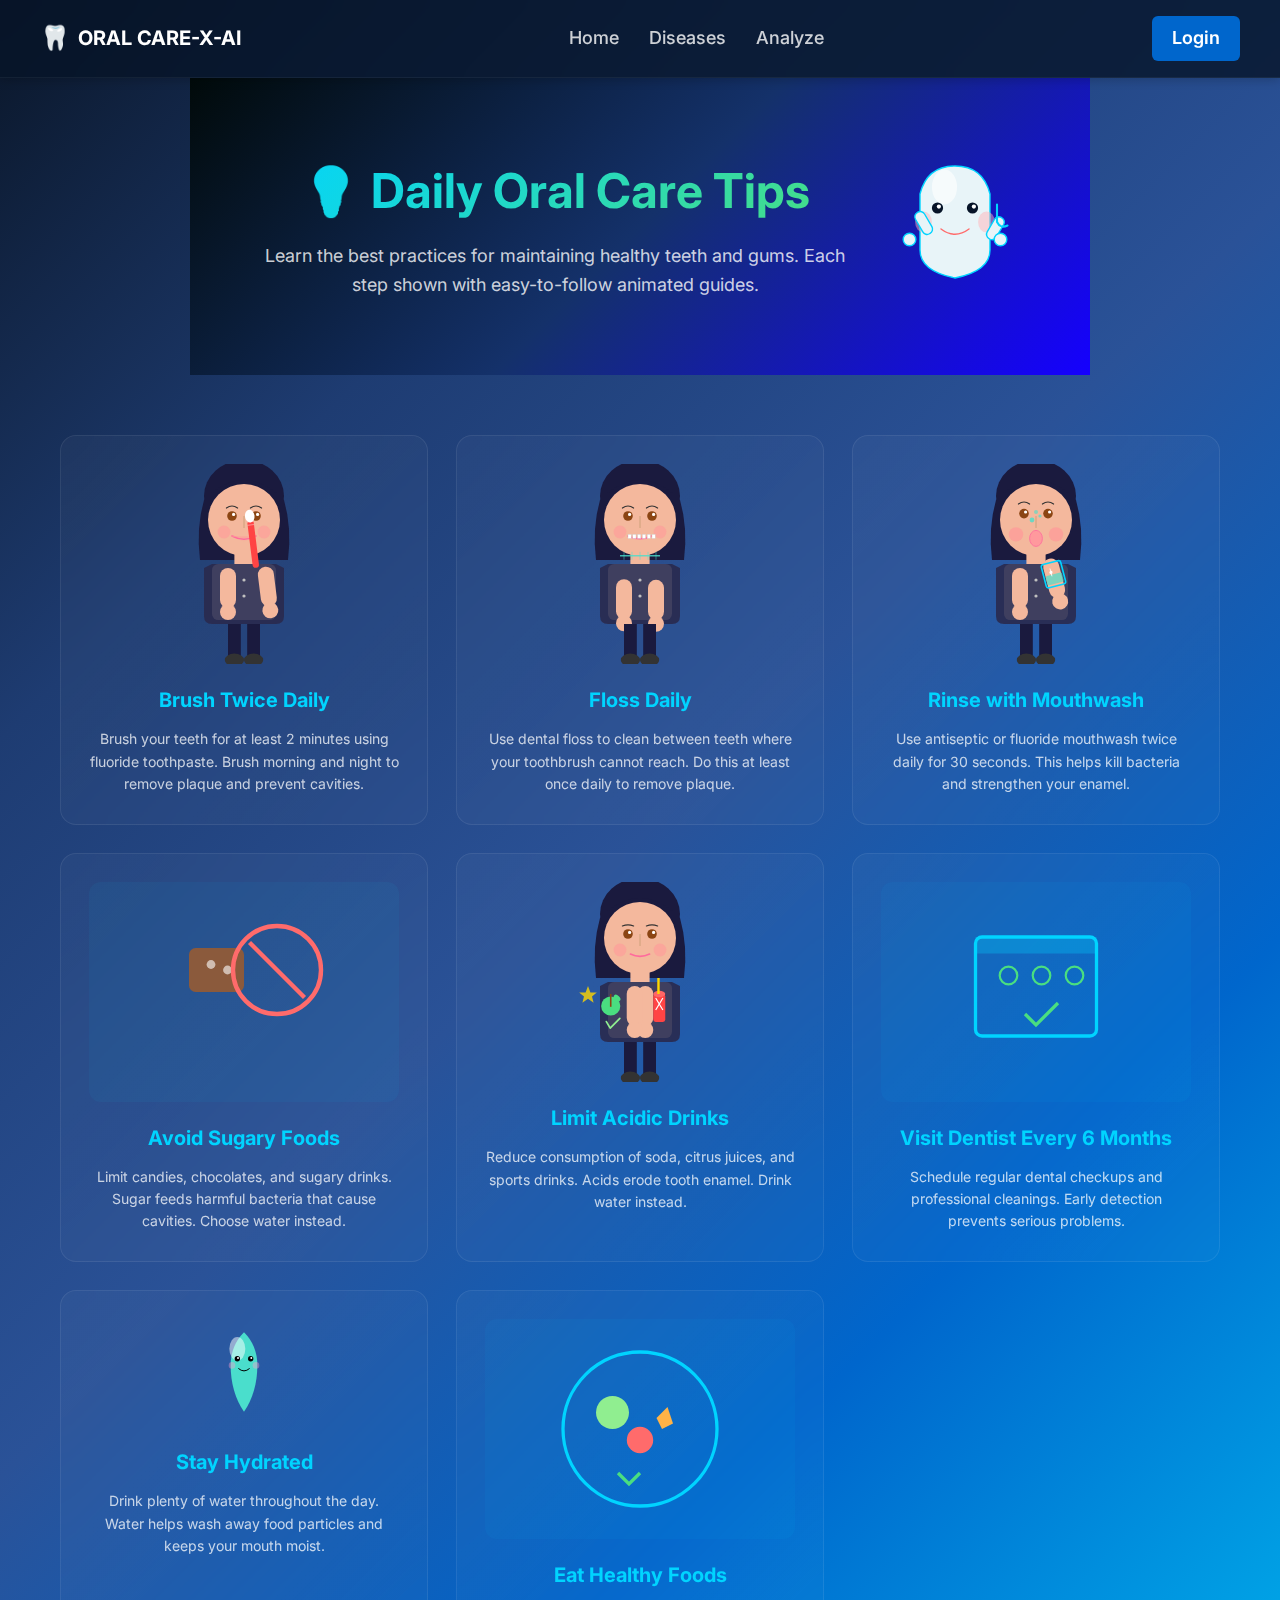
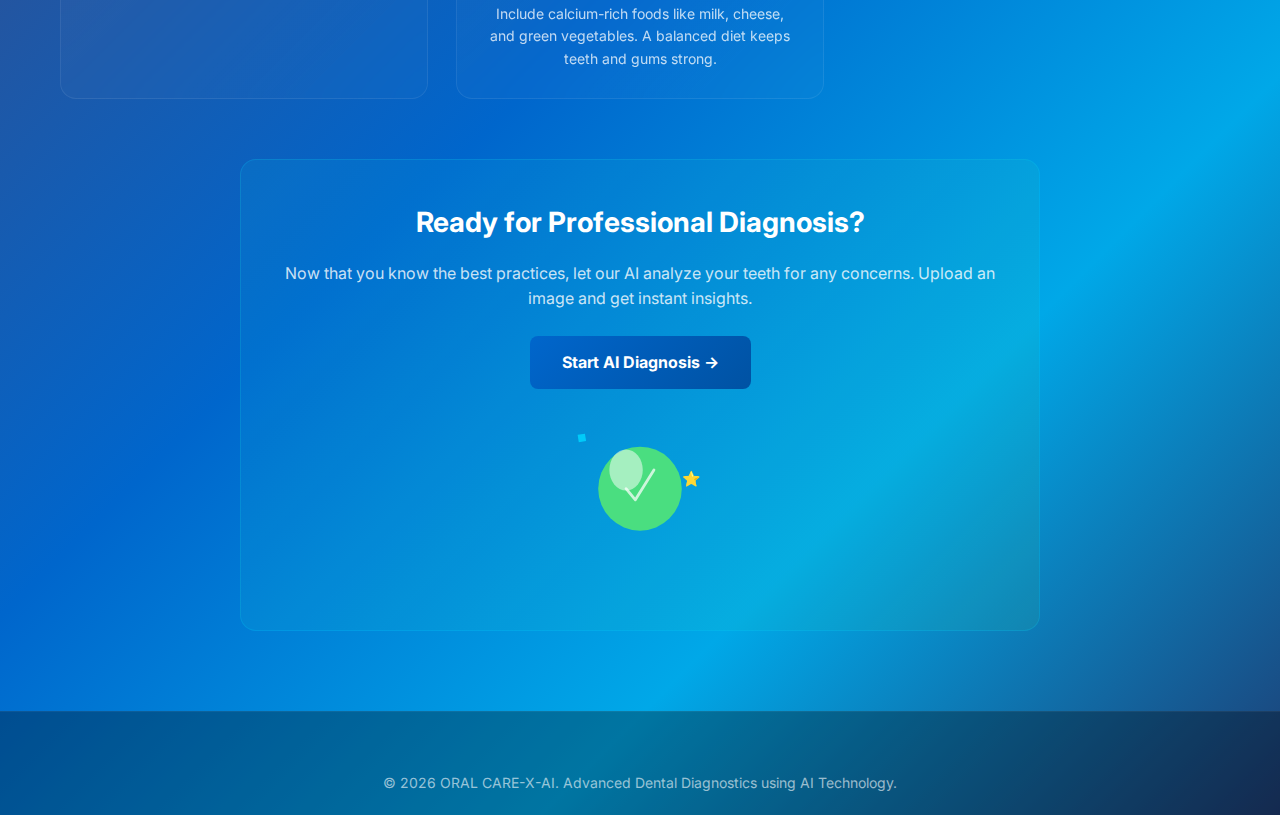
<file: oral-care-tips.html>
<!DOCTYPE html>
<html lang="en">

<head>
    <meta charset="UTF-8">
    <meta name="viewport" content="width=device-width, initial-scale=1.0">
    <meta name="description" content="Interactive animated oral care tips and best practices for maintaining healthy teeth and gums.">
    <title>Oral Care Tips - ORAL CARE AI</title>
    <link rel="stylesheet" href="style.css">
    <link rel="stylesheet" href="assets/animations.css">
    <link href="https://fonts.googleapis.com/css2?family=Inter:wght@400;500;600;700;800&display=swap" rel="stylesheet">
    <style>
        :root {
            --primary: #0066cc;
            --accent: #00d4ff;
            --success: #4ade80;
            --danger: #ff6b6b;
            --dark: #061428;
            --light: #ffffff;
        }

        * {
            margin: 0;
            padding: 0;
            box-sizing: border-box;
        }

        body {
            background: linear-gradient(135deg, #061428 0%, #0a1f3a 100%);
            color: #fff;
            font-family: 'Inter', sans-serif;
            min-height: 100vh;
            overflow-x: hidden;
        }

        /* Navigation Bar */
        .navbar {
            background: rgba(6, 20, 40, 0.8);
            backdrop-filter: blur(10px);
            padding: 16px 40px;
            display: flex;
            justify-content: space-between;
            align-items: center;
            border-bottom: 1px solid rgba(255, 255, 255, 0.05);
            position: sticky;
            top: 0;
            z-index: 100;
        }

        .logo {
            display: flex;
            align-items: center;
            gap: 8px;
            font-size: 20px;
            font-weight: 700;
            text-decoration: none;
            color: #fff;
        }

        .logo-icon {
            font-size: 24px;
        }

        .nav-links {
            display: flex;
            gap: 30px;
            list-style: none;
        }

        .nav-links a {
            text-decoration: none;
            color: rgba(255, 255, 255, 0.8);
            transition: color 0.3s;
        }

        .nav-links a:hover {
            color: var(--accent);
        }

        .nav-btn {
            background: var(--primary);
            color: white;
            padding: 8px 20px;
            border-radius: 6px;
            text-decoration: none;
            transition: background 0.3s;
        }

        .nav-btn:hover {
            background: #0052a3;
        }

        /* Header Section */
        .page-header {
            text-align: center;
            padding: 60px 20px 40px;
            max-width: 900px;
            margin: 0 auto;
        }

        .page-header h1 {
            font-size: 48px;
            margin-bottom: 12px;
            background: linear-gradient(135deg, #00d4ff, #4ade80);
            -webkit-background-clip: text;
            -webkit-text-fill-color: transparent;
            background-clip: text;
        }

        .page-header p {
            font-size: 18px;
            color: rgba(255, 255, 255, 0.8);
            line-height: 1.6;
        }

        /* Tips Grid */
        .tips-grid {
            display: grid;
            grid-template-columns: repeat(auto-fit, minmax(320px, 1fr));
            gap: 28px;
            max-width: 1200px;
            margin: 60px auto;
            padding: 0 20px;
        }

        /* Tip Card */
        .tip-card {
            background: linear-gradient(135deg, rgba(255, 255, 255, 0.03), rgba(255, 255, 255, 0.02));
            border: 1px solid rgba(255, 255, 255, 0.08);
            border-radius: 16px;
            padding: 28px;
            text-align: center;
            backdrop-filter: blur(10px);
            transition: transform 0.3s, box-shadow 0.3s, border-color 0.3s;
            cursor: pointer;
        }

        .tip-card:hover {
            transform: translateY(-8px);
            border-color: rgba(0, 212, 255, 0.3);
            box-shadow: 0 20px 40px rgba(0, 212, 255, 0.15);
        }

        /* SVG Animation Container */
        .animation-container {
            width: 100%;
            height: 220px;
            display: flex;
            align-items: center;
            justify-content: center;
            margin-bottom: 20px;
            background: rgba(0, 212, 255, 0.05);
            border-radius: 12px;
            overflow: hidden;
        }

        .animation-container svg {
            width: 100%;
            height: 100%;
        }

        .tip-title {
            font-size: 20px;
            font-weight: 700;
            margin-bottom: 12px;
            color: var(--accent);
        }

        .tip-description {
            font-size: 14px;
            color: rgba(255, 255, 255, 0.75);
            line-height: 1.6;
        }

        /* Animations */
        @keyframes bounce {
            0%, 100% { transform: translateY(0); }
            50% { transform: translateY(-10px); }
        }

        @keyframes pulse {
            0%, 100% { opacity: 1; }
            50% { opacity: 0.6; }
        }

        @keyframes rotate {
            from { transform: rotate(0deg); }
            to { transform: rotate(360deg); }
        }

        @keyframes slideInOut {
            0% { transform: translateX(-100px); opacity: 0; }
            50% { opacity: 1; }
            100% { transform: translateX(100px); opacity: 0; }
        }

        @keyframes fill {
            0% { fill: rgba(255,255,255,0.1); }
            50% { fill: rgba(74, 222, 128, 0.5); }
            100% { fill: rgba(255,255,255,0.1); }
        }

        .animate-bounce { animation: bounce 1.5s infinite ease-in-out; }
        .animate-pulse { animation: pulse 2s infinite; }
        .animate-rotate { animation: rotate 3s linear infinite; }
        .animate-fill { animation: fill 2s infinite; }

        /* Footer */
        .footer {
            background: rgba(0, 0, 0, 0.3);
            border-top: 1px solid rgba(255, 255, 255, 0.05);
            padding: 60px 20px 20px;
            text-align: center;
            margin-top: 80px;
        }

        .footer p {
            color: rgba(255, 255, 255, 0.6);
            font-size: 14px;
        }

        /* CTA Section */
        .cta-section {
            background: linear-gradient(135deg, rgba(0, 212, 255, 0.1), rgba(74, 222, 128, 0.1));
            border: 1px solid rgba(0, 212, 255, 0.2);
            border-radius: 16px;
            padding: 40px;
            text-align: center;
            max-width: 800px;
            margin: 60px auto;
        }

        .cta-section h2 {
            font-size: 28px;
            margin-bottom: 16px;
        }

        .cta-section p {
            color: rgba(255, 255, 255, 0.8);
            margin-bottom: 24px;
            font-size: 16px;
        }

        .btn-primary {
            background: linear-gradient(135deg, #0066cc, #0052a3);
            color: white;
            padding: 14px 32px;
            border: none;
            border-radius: 8px;
            font-weight: 700;
            cursor: pointer;
            font-size: 16px;
            transition: transform 0.3s, box-shadow 0.3s;
            text-decoration: none;
            display: inline-block;
        }

        .btn-primary:hover {
            transform: scale(1.05);
            box-shadow: 0 10px 30px rgba(0, 102, 204, 0.4);
        }

        @media (max-width: 768px) {
            .navbar {
                flex-direction: column;
                gap: 12px;
                padding: 12px 20px;
            }

            .nav-links {
                flex-direction: column;
                gap: 8px;
                width: 100%;
            }

            .page-header h1 {
                font-size: 32px;
            }

            .tips-grid {
                grid-template-columns: 1fr;
            }
        }
    </style>
</head>

<body>
    <!-- Navigation -->
    <nav class="navbar">
        <a href="index.html" class="logo">
            <span class="logo-icon">🦷</span>
            <span>ORAL CARE-X-AI</span>
        </a>
        <ul class="nav-links">
            <li><a href="index.html">Home</a></li>
            <li><a href="diseases.html">Diseases</a></li>
            <li><a href="analyze.html">Analyze</a></li>
        </ul>
        <a href="login.html" class="nav-btn">Login</a>
    </nav>

    <!-- Page Header -->
    <section class="page-header">
        <div style="display: flex; align-items: center; justify-content: center; gap: 30px; flex-wrap: wrap; margin-bottom: 20px;">
            <div>
                <h1>💡 Daily Oral Care Tips</h1>
                <p>Learn the best practices for maintaining healthy teeth and gums. Each step shown with easy-to-follow animated guides.</p>
            </div>
            <div style="max-width: 140px;">
                <img src="assets/cartoon-tooth-mascot.svg" alt="Happy Tooth Mascot" style="width: 100%; height: auto; animation: float 4s ease-in-out infinite;" />
            </div>
        </div>
    </section>

    <!-- Tips Grid -->
    <section class="tips-grid">
        <!-- Tip 1: Brushing Teeth -->
        <div class="tip-card stagger-item">
            <div style="text-align: center; margin-bottom: 12px;">
                <img src="assets/personalized-kid-brushing.svg" alt="Kid Brushing Teeth" style="width: 100%; height: auto; max-width: 160px;" />
            </div>
            <h3 class="tip-title">Brush Twice Daily</h3>
            <p class="tip-description">Brush your teeth for at least 2 minutes using fluoride toothpaste. Brush morning and night to remove plaque and prevent cavities.</p>
        </div>

        <!-- Tip 2: Flossing -->
        <div class="tip-card stagger-item">
            <div style="text-align: center; margin-bottom: 12px;">
                <img src="assets/personalized-kid-flossing.svg" alt="Kid Flossing Daily" style="width: 100%; height: auto; max-width: 160px;" />
            </div>
            <h3 class="tip-title">Floss Daily</h3>
            <p class="tip-description">Use dental floss to clean between teeth where your toothbrush cannot reach. Do this at least once daily to remove plaque.</p>
        </div>

        <!-- Tip 3: Mouth Washing -->
        <div class="tip-card stagger-item">
            <div style="text-align: center; margin-bottom: 12px;">
                <img src="assets/personalized-kid-rinsing.svg" alt="Kid Rinsing Mouth" style="width: 100%; height: auto; max-width: 160px;" />
            </div>
            <h3 class="tip-title">Rinse with Mouthwash</h3>
            <p class="tip-description">Use antiseptic or fluoride mouthwash twice daily for 30 seconds. This helps kill bacteria and strengthen your enamel.</p>
        </div>

        <!-- Tip 4: Avoid Sugary Foods -->
        <div class="tip-card stagger-item">
            <div class="animation-container">
                <svg viewBox="0 0 200 200" xmlns="http://www.w3.org/2000/svg">
                    <!-- Chocolate -->
                    <rect x="50" y="60" width="50" height="40" fill="#8B5A3C" rx="6" />
                    <circle cx="70" cy="75" r="4" fill="#fff" opacity="0.6" />
                    <circle cx="85" cy="80" r="4" fill="#fff" opacity="0.6" />
                    <!-- NO symbol -->
                    <circle cx="130" cy="80" r="40" fill="none" stroke="#FF6B6B" stroke-width="4" />
                    <line x1="105" y1="55" x2="155" y2="105" stroke="#FF6B6B" stroke-width="4" />
                </svg>
            </div>
            <h3 class="tip-title">Avoid Sugary Foods</h3>
            <p class="tip-description">Limit candies, chocolates, and sugary drinks. Sugar feeds harmful bacteria that cause cavities. Choose water instead.</p>
        </div>

        <!-- Tip 5: Limit Acidic Drinks -->
        <div class="tip-card stagger-item">
            <div style="text-align: center; margin-bottom: 12px;">
                <img src="assets/personalized-kid-avoiding-sugar.svg" alt="Kid Avoiding Sugar" style="width: 100%; height: auto; max-width: 160px;" />
            </div>
            <h3 class="tip-title">Limit Acidic Drinks</h3>
            <p class="tip-description">Reduce consumption of soda, citrus juices, and sports drinks. Acids erode tooth enamel. Drink water instead.</p>
        </div>

        <!-- Tip 6: Regular Checkups -->
        <div class="tip-card stagger-item">
            <div class="animation-container">
                <svg viewBox="0 0 200 200" xmlns="http://www.w3.org/2000/svg">
                    <!-- Calendar -->
                    <rect x="45" y="50" width="110" height="90" fill="none" stroke="#00d4ff" stroke-width="3" rx="6" />
                    <!-- Calendar header -->
                    <rect x="45" y="50" width="110" height="15" fill="#00d4ff" opacity="0.3" />
                    <!-- Dates -->
                    <circle cx="75" cy="85" r="8" fill="none" stroke="#4ade80" stroke-width="2" class="animate-pulse" />
                    <circle cx="105" cy="85" r="8" fill="none" stroke="#4ade80" stroke-width="2" style="animation: pulse 2s infinite 0.5s;" />
                    <circle cx="135" cy="85" r="8" fill="none" stroke="#4ade80" stroke-width="2" style="animation: pulse 2s infinite 1s;" />
                    <!-- Checkmark -->
                    <path d="M 90 120 L 100 130 L 120 110" stroke="#4ade80" stroke-width="3" fill="none" class="animate-pulse" />
                </svg>
            </div>
            <h3 class="tip-title">Visit Dentist Every 6 Months</h3>
            <p class="tip-description">Schedule regular dental checkups and professional cleanings. Early detection prevents serious problems.</p>
        </div>

        <!-- Tip 7: Stay Hydrated -->
        <div class="tip-card stagger-item">
            <div style="text-align: center; margin-bottom: 12px;">
                <img src="assets/cartoon-water-droplet.svg" alt="Water Droplet" style="width: 80px; height: auto;" />
            </div>
            <h3 class="tip-title">Stay Hydrated</h3>
            <p class="tip-description">Drink plenty of water throughout the day. Water helps wash away food particles and keeps your mouth moist.</p>
        </div>

        <!-- Tip 8: Don't Skip Meals -->
        <div class="tip-card stagger-item">
            <div class="animation-container">
                <svg viewBox="0 0 200 200" xmlns="http://www.w3.org/2000/svg">
                    <!-- Plate -->
                    <circle cx="100" cy="100" r="70" fill="none" stroke="#00d4ff" stroke-width="3" />
                    <!-- Foods -->
                    <circle cx="75" cy="85" r="15" fill="#90EE90" class="animate-bounce" />
                    <path d="M 115 90 L 125 80 L 130 95 L 120 100 Z" fill="#FFB347" style="animation: bounce 1.5s infinite 0.2s;" />
                    <circle cx="100" cy="110" r="12" fill="#FF6B6B" style="animation: bounce 1.5s infinite 0.4s;" />
                    <!-- Checkmark -->
                    <path d="M 100 140 L 90 150 L 80 140" stroke="#4ade80" stroke-width="3" fill="none" class="animate-pulse" />
                </svg>
            </div>
            <h3 class="tip-title">Eat Healthy Foods</h3>
            <p class="tip-description">Include calcium-rich foods like milk, cheese, and green vegetables. A balanced diet keeps teeth and gums strong.</p>
        </div>
    </section>

    <!-- CTA Section -->
    <section class="cta-section">
        <div style="display: flex; align-items: center; justify-content: center; gap: 25px; flex-wrap: wrap;">
            <div>
                <h2>Ready for Professional Diagnosis?</h2>
                <p>Now that you know the best practices, let our AI analyze your teeth for any concerns. Upload an image and get instant insights.</p>
                <a href="analyze.html?action=upload" class="btn-primary">Start AI Diagnosis →</a>
            </div>
            <div style="max-width: 130px;">
                <img src="assets/cartoon-celebration.svg" alt="Celebration" style="width: 100%; height: auto; animation: bounce 2s ease-in-out infinite;" />
            </div>
        </div>
    </section>

    <!-- Footer -->
    <footer class="footer">
        <p>© 2026 ORAL CARE-X-AI. Advanced Dental Diagnostics using AI Technology.</p>
    </footer>
</body>

</html>
</file>
<file: style.css>
/* ORAL CARE AI - Professional Healthcare Theme */
:root {
    --primary: #2a06e0;
    --primary-dark: #004d99;
    --secondary: #37039e;
    --accent: #00d4ff;
    --dark: #0a1628;
    --darker: #060d18;
    --light: #f0f8ff;
    --white: #ffffff;
    --glass-bg: rgba(255, 255, 255, 0.1);
    --glass-border: rgba(255, 255, 255, 0.2);
    --shadow: 0 8px 32px rgba(0, 102, 204, 0.15);
    --shadow-hover: 0 12px 40px rgba(0, 102, 204, 0.25);
    --gradient-primary: linear-gradient(135deg, #081adf 0%, #00b3b3 50%, #1500ff 100%);
    --gradient-dark: linear-gradient(135deg, #787cfb 0%, #134a9c 100%);
    --gradient-hero: linear-gradient(135deg, #010a0a 0%, #14316a 50%, #1500ff 100%);
    --transition: all 0.3s cubic-bezier(0.4, 0, 0.2, 1);
    --font-main: 'Segoe UI', system-ui, -apple-system, sans-serif;
}

* {
    margin: 0;
    padding: 0;
    box-sizing: border-box
}

html {
    scroll-behavior: smooth;
    font-size: clamp(15px, 2.6vw, 18px)
}

body {
    font-family: var(--font-main);
    background: linear-gradient(135deg, #0a1628 0%, #1e3c72 20%, #2a5298 40%, #0066cc 60%, #00a8e8 80%, #1e3c72 100%) !important;
    background-attachment: fixed;
    background-repeat: no-repeat;
    color: var(--white);
    line-height: 1.6;
    overflow-x: hidden;
    min-height: 100vh;
}

::-webkit-scrollbar {
    width: 8px
}

::-webkit-scrollbar-track {
    background: var(--darker)
}

::-webkit-scrollbar-thumb {
    background: var(--gradient-primary);
    border-radius: 4px
}

/* Navigation */
.navbar {
    position: fixed;
    top: 0;
    left: 0;
    right: 0;
    z-index: 1000;
    background: linear-gradient(90deg, #1e3c72 0%, #2a5298 50%, #00a8e8 100%);
    backdrop-filter: none;
    padding: 15px 5%;
    display: flex;
    justify-content: space-between;
    align-items: center;
    border-bottom: none;
    box-shadow: 0 2px 10px rgba(0, 0, 0, 0.2)
}

.logo {
    display: flex;
    align-items: center;
    gap: 10px;
    font-size: 1.8rem;
    font-weight: 700;
    color: var(--white);
    text-decoration: none
}

.logo-icon {
    font-size: 2.5rem;
    animation: pulse 2s infinite
}

@keyframes pulse {

    0%,
    100% {
        transform: scale(1)
    }

    50% {
        transform: scale(1.1)
    }
}

.nav-links {
    display: flex;
    gap: 30px;
    list-style: none
}

.nav-links a {
    color: var(--white);
    text-decoration: none;
    font-weight: 500;
    position: relative;
    padding: 5px 0;
    transition: var(--transition)
}

.nav-links a::after {
    content: '';
    position: absolute;
    bottom: 0;
    left: 0;
    width: 0;
    height: 2px;
    background: var(--gradient-primary);
    transition: var(--transition)
}

.nav-links a:hover::after,
.nav-links a.active::after {
    width: 100%
}

.nav-links a:hover {
    color: var(--accent)
}

.nav-btn {
    background: var(--gradient-primary);
    color: var(--white);
    padding: 12px 28px;
    border: none;
    border-radius: 50px;
    font-weight: 600;
    cursor: pointer;
    transition: var(--transition);
    text-decoration: none
}

.nav-btn:hover {
    transform: translateY(-2px);
    box-shadow: var(--shadow-hover)
}

.mobile-menu-btn {
    display: none;
    flex-direction: column;
    gap: 5px;
    cursor: pointer;
    background: none;
    border: none
}

.mobile-menu-btn span {
    width: 25px;
    height: 3px;
    background: var(--white);
    border-radius: 2px;
    transition: var(--transition)
}

/* Mobile Menu Active State */
.mobile-menu-btn.active span:nth-child(1) {
    transform: rotate(45deg) translate(10px, 10px)
}

.mobile-menu-btn.active span:nth-child(2) {
    opacity: 0
}

.mobile-menu-btn.active span:nth-child(3) {
    transform: rotate(-45deg) translate(7px, -7px)
}

.nav-links.active {
    display: flex;
    flex-direction: column;
    position: absolute;
    top: 60px;
    left: 0;
    right: 0;
    background: linear-gradient(180deg, #0673e0 0%, #0550b0 100%);
    padding: 20px;
    gap: 15px;
    box-shadow: 0 4px 15px rgba(0, 0, 0, 0.3);
    border-bottom: 2px solid #00d4ff;
    z-index: 999;
}

.nav-links.active li {
    width: 100%
}

.nav-links.active a {
    display: block;
    padding: 12px 15px;
    border-radius: 8px;
    transition: var(--transition)
}

.nav-links.active a:hover {
    background: rgba(255, 255, 255, 0.1);
    color: var(--accent)
}

.nav-actions.active {
    display: flex;
    flex-direction: column;
    position: absolute;
    top: 280px;
    left: 0;
    right: 0;
    background: linear-gradient(180deg, #0550b0 0%, #0673e0 100%);
    padding: 15px 20px;
    gap: 10px;
    border-bottom: 2px solid #00d4ff;
    z-index: 999;
}

.nav-actions.active .lang-selector,
.nav-actions.active .nav-btn {
    width: 100%
}

.nav-actions {
    display: flex;
    align-items: center;
    gap: 15px
}

.lang-selector {
    background: rgba(255, 255, 255, .2);
    border: 1px solid rgba(255, 255, 255, 0.3);
    border-radius: 8px;
    padding: 8px 12px;
    color: var(--white);
    font-size: .9rem;
    cursor: pointer;
    transition: var(--transition)
}

.lang-selector:hover {
    background: rgba(255, 255, 255, .15);
    border-color: var(--accent)
}

.lang-selector option {
    background: var(--dark);
    color: var(--white)
}

/* Hero */
.hero {
    min-height: 100vh;
    background: linear-gradient(135deg, #0a1628 0%, #102040 50%, #0a1628 100%);
    display: flex;
    align-items: center;
    justify-content: center;
    padding: 100px 5% 50px;
    position: relative;
    overflow: hidden
}

.hero::before {
    content: '';
    position: absolute;
    inset: 0;
    background: url("data:image/svg+xml,%3Csvg width='60' height='60' viewBox='0 0 60 60' xmlns='http://www.w3.org/2000/svg'%3E%3Cg fill='none' fill-rule='evenodd'%3E%3Cg fill='%23ffffff' fill-opacity='0.03'%3E%3Ccircle cx='30' cy='30' r='2'/%3E%3C/g%3E%3C/g%3E%3C/svg%3E");
    pointer-events: none
}

.hero-content {
    max-width: 1300px;
    display: grid;
    grid-template-columns: 1fr 1fr;
    gap: 50px;
    align-items: stretch;
    position: relative;
    z-index: 1;
    width: 100%;
}

.hero-text h1 {
    font-size: 3.4rem;
    font-weight: 800;
    line-height: 1.12;
    margin-bottom: 18px;
    background: var(--gradient-primary);
    -webkit-background-clip: text;
    -webkit-text-fill-color: transparent;
    background-clip: text
}

.hero-text p {
    font-size: 1rem;
    color: rgba(255, 255, 255, .8);
    margin-bottom: 26px
}

.hero-buttons {
    display: flex;
    gap: 20px;
    flex-wrap: wrap
}

.btn-primary {
    background: var(--gradient-primary);
    color: var(--white);
    padding: 15px 35px;
    border: none;
    border-radius: 50px;
    font-size: 1rem;
    font-weight: 600;
    cursor: pointer;
    transition: var(--transition);
    text-decoration: none;
    display: inline-flex;
    align-items: center;
    gap: 10px
}

.btn-primary:hover {
    transform: translateY(-3px);
    box-shadow: var(--shadow-hover)
}

.btn-secondary {
    background: transparent;
    color: #0673e0;
    padding: 15px 35px;
    border: 2px solid #0673e0;
    border-radius: 50px;
    font-size: 1rem;
    font-weight: 600;
    cursor: pointer;
    transition: var(--transition);
    text-decoration: none
}

.btn-secondary:hover {
    background: var(--glass-bg);
    border-color: var(--accent)
}

.hero-visual {
    display: flex;
    justify-content: center;
    align-items: center;
    min-height: 100%;
    width: 100%;
}

.hero-card {
    background: var(--glass-bg);
    backdrop-filter: blur(20px);
    border: 1px solid var(--glass-border);
    border-radius: 24px;
    padding: 40px;
    width: 100%;
    max-width: 340px;
    box-shadow: var(--shadow)
}

.hero-video-section {
    display: none;
}

.hero-visual {
    display: flex;
    justify-content: center;
    align-items: center;
}

.hero-video {
    width: 90%;
    min-width: 45%;
    max-width: 90%;
    aspect-ratio: 9 / 16;
    max-height: 81vh;
    border-radius: 28px;
    overflow: hidden;
    box-shadow:
        0 0 0 6px rgba(255, 255, 255, 0.08),
        0 0 0 8px rgba(0, 102, 204, 0.25),
        0 25px 70px rgba(0, 102, 204, .5),
        0 8px 32px rgba(0, 0, 0, 0.4);
    background: rgba(0, 0, 0, .8);
    display: flex;
    align-items: center;
    justify-content: center;
    border: 2px solid rgba(0, 212, 255, 0.35);
    position: relative;
    animation: adGlow 3s ease-in-out infinite;
}

@keyframes adGlow {

    0%,
    100% {
        box-shadow: 0 0 0 6px rgba(255, 255, 255, 0.08), 0 0 0 8px rgba(0, 102, 204, 0.25), 0 25px 70px rgba(0, 102, 204, .5), 0 8px 32px rgba(0, 0, 0, 0.4);
    }

    50% {
        box-shadow: 0 0 0 6px rgba(255, 255, 255, 0.12), 0 0 0 8px rgba(0, 212, 255, 0.4), 0 30px 80px rgba(0, 212, 255, .55), 0 8px 32px rgba(0, 0, 0, 0.4);
    }
}

.hero-video video {
    width: 100%;
    height: 100%;
    object-fit: cover;
    display: block;
}

/* Login */
.login-card {
    text-align: center
}

.login-card h2 {
    font-size: 2.2rem;
    margin-bottom: 10px;
    color: var(--white)
}

.login-card .subtitle {
    color: rgba(255, 255, 255, .6);
    margin-bottom: 30px
}

.form-group {
    margin-bottom: 22px;
    text-align: left
}

.form-group label {
    display: block;
    margin-bottom: 10px;
    color: rgba(255, 255, 255, 0.9);
    font-weight: 600;
    font-size: 1.1rem;
    letter-spacing: 0.3px;
    text-transform: uppercase;
}

.form-group input {
    width: 100%;
    padding: 16px 18px;
    background: rgba(255, 255, 255, 0.07);
    border: 2px solid rgba(255, 255, 255, 0.12);
    border-radius: 16px;
    color: var(--white);
    font-size: 1.15rem;
    font-family: 'Inter', sans-serif;
    transition: all 0.35s cubic-bezier(0.4, 0, 0.2, 1);
    box-sizing: border-box;
    box-shadow: inset 0 2px 8px rgba(0, 0, 0, 0.1);
}

.form-group input:hover {
    border-color: rgba(0, 102, 204, 0.35);
    background: rgba(255, 255, 255, 0.11);
    box-shadow: inset 0 2px 8px rgba(0, 0, 0, 0.1), 0 0 0 4px rgba(0, 102, 204, 0.08)
}

.form-group input:focus {
    outline: none;
    border-color: var(--accent);
    background: rgba(255, 255, 255, 0.13);
    box-shadow: 0 0 0 6px rgba(0, 102, 204, 0.15), inset 0 2px 8px rgba(0, 0, 0, 0.1);
}

.form-group input::placeholder {
    color: rgba(255, 255, 255, 0.5)
}

.login-btn {
    width: 100%;
    padding: 16px 18px;
    background: linear-gradient(135deg, var(--accent), #0080d0);
    border: 2px solid transparent;
    border-radius: 16px;
    color: var(--white);
    font-size: 1rem;
    font-weight: 700;
    font-family: 'Inter', sans-serif;
    cursor: pointer;
    transition: all 0.35s cubic-bezier(0.4, 0, 0.2, 1);
    margin-top: 12px;
    box-sizing: border-box;
    letter-spacing: 0.5px;
    box-shadow: 0 8px 20px rgba(0, 102, 204, 0.25)
}

.login-btn:hover {
    transform: translateY(-4px);
    box-shadow: 0 16px 40px rgba(0, 102, 204, 0.4);
    border-color: rgba(255, 255, 255, 0.2)
}

.login-btn:active {
    transform: translateY(-1px);
    box-shadow: 0 8px 20px rgba(0, 102, 204, 0.3)
}

.login-msg {
    margin-top: 15px;
    font-weight: 500
}

.login-msg.success {
    color: #00ff88
}

.login-msg.error {
    color: #ff4757
}

.signup-link {
    margin-top: 20px;
    color: rgba(255, 255, 255, .6)
}

.signup-link a {
    color: var(--accent);
    text-decoration: none;
    font-weight: 600
}

.signup-link a:hover {
    text-decoration: underline
}

/* Features */
.features {
    padding: 100px 5%;
    background: var(--darker)
}

.section-header {
    text-align: center;
    margin-bottom: 60px
}

.section-header h2 {
    font-size: 2.6rem;
    margin-bottom: 12px;
    background: var(--gradient-primary);
    -webkit-background-clip: text;
    -webkit-text-fill-color: transparent;
    background-clip: text
}

.section-header p {
    color: rgba(255, 255, 255, .6);
    font-size: 1rem;
    max-width: 600px;
    margin: 0 auto
}

.features-grid {
    display: grid;
    grid-template-columns: repeat(auto-fit, minmax(300px, 1fr));
    gap: 30px;
    max-width: 1200px;
    margin: 0 auto
}

.feature-card {
    background: var(--glass-bg);
    backdrop-filter: blur(10px);
    border: 1px solid var(--glass-border);
    border-radius: 20px;
    padding: 40px 30px;
    text-align: center;
    transition: var(--transition)
}

.feature-card:hover {
    transform: translateY(-10px);
    box-shadow: var(--shadow-hover);
    border-color: var(--accent)
}

.feature-icon {
    font-size: 3rem;
    margin-bottom: 20px;
    display: inline-block;
    animation: float 3s ease-in-out infinite
}

@keyframes float {

    0%,
    100% {
        transform: translateY(0)
    }

    50% {
        transform: translateY(-10px)
    }
}

.feature-card h3 {
    font-size: 1.1rem;
    margin-bottom: 10px;
    color: var(--white)
}

.feature-card p {
    color: rgba(255, 255, 255, .6);
    font-size: 0.82rem;
    line-height: 1.6
}

/* Stats */
.stats {
    padding: 80px 5%;
    background: var(--gradient-primary)
}

.stats-grid {
    display: grid;
    grid-template-columns: repeat(4, 1fr);
    gap: 40px;
    max-width: 1000px;
    margin: 0 auto
}

.stat-item {
    text-align: center
}

.stat-number {
    font-size: 2rem;
    font-weight: 800;
    display: block;
    margin-bottom: 6px
}

.stat-label {
    font-size: 0.82rem;
    opacity: .9
}

/* Testimonials */
.testimonials {
    padding: 100px 5%;
    background: var(--dark)
}

.testimonials-grid {
    display: grid;
    grid-template-columns: repeat(auto-fit, minmax(350px, 1fr));
    gap: 30px;
    max-width: 1200px;
    margin: 0 auto
}

.testimonial-card {
    background: var(--glass-bg);
    backdrop-filter: blur(10px);
    border: 1px solid var(--glass-border);
    border-radius: 20px;
    padding: 35px;
    transition: var(--transition)
}

.testimonial-card:hover {
    transform: scale(1.02);
    box-shadow: var(--shadow)
}

.testimonial-text {
    font-size: 0.85rem;
    color: rgba(255, 255, 255, .8);
    margin-bottom: 18px;
    font-style: italic;
    line-height: 1.6
}

.testimonial-author {
    display: flex;
    align-items: center;
    gap: 15px
}

.author-avatar {
    width: 50px;
    height: 50px;
    background: var(--gradient-primary);
    border-radius: 50%;
    display: flex;
    align-items: center;
    justify-content: center;
    font-size: 1.5rem
}

.author-info h4 {
    color: var(--white);
    margin-bottom: 3px
}

.author-info span {
    color: rgba(255, 255, 255, .5);
    font-size: .9rem
}

/* Page Header */
.page-header {
    padding: 150px 5% 80px;
    background: var(--gradient-hero);
    backdrop-filter: blur(3px);
    text-align: center
}

.page-header h1 {
    font-size: 3.8rem;
    margin-bottom: 15px;
    background: var(--gradient-primary);
    -webkit-background-clip: text;
    -webkit-text-fill-color: transparent;
    background-clip: text
}

.page-header p {
    color: rgba(255, 255, 255, .7);
    font-size: 1.2rem;
    max-width: 600px;
    margin: 0 auto
}

/* Diseases */
.diseases-section {
    padding: 80px 5%;
    background: var(--darker)
}

.diseases-grid {
    display: grid;
    grid-template-columns: repeat(auto-fit, minmax(350px, 1fr));
    gap: 30px;
    max-width: 1200px;
    margin: 0 auto
}

.disease-card {
    background: var(--glass-bg);
    backdrop-filter: blur(10px);
    border: 1px solid var(--glass-border);
    border-radius: 20px;
    overflow: hidden;
    transition: var(--transition)
}

.disease-card:hover {
    transform: translateY(-10px);
    box-shadow: var(--shadow-hover)
}

.disease-image {
    height: 200px;
    background: var(--gradient-primary);
    display: flex;
    align-items: center;
    justify-content: center;
    font-size: 4rem;
    overflow: hidden;
    position: relative
}

.disease-image img {
    width: 100%;
    height: 100%;
    object-fit: cover;
    transition: transform 0.4s ease;
}

.disease-card:hover .disease-image img {
    transform: scale(1.1);
}

.disease-content {
    padding: 25px
}

.disease-content h3 {
    font-size: 1.5rem;
    margin-bottom: 15px;
    color: var(--white)
}

.disease-content p {
    color: rgba(255, 255, 255, .7);
    margin-bottom: 20px;
    line-height: 1.6
}

.disease-symptoms {
    margin-bottom: 20px
}

.disease-symptoms h4 {
    color: var(--accent);
    margin-bottom: 10px;
    font-size: .95rem
}

.disease-symptoms ul {
    list-style: none;
    padding: 0
}

.disease-symptoms li {
    color: rgba(255, 255, 255, .6);
    padding: 5px 0 5px 20px;
    position: relative
}

.disease-symptoms li::before {
    content: '•';
    color: var(--accent);
    position: absolute;
    left: 0
}

.disease-tag {
    display: inline-block;
    padding: 6px 14px;
    background: rgba(0, 212, 255, .1);
    border: 1px solid var(--accent);
    border-radius: 20px;
    color: var(--accent);
    font-size: .85rem
}

/* CNN Instructions Section */
.cnn-instructions-section {
    padding: 60px 5%;
    background: rgba(0, 0, 0, 0.2);
}

.cnn-instructions-container {
    max-width: 1200px;
    margin: 0 auto;
}

.cnn-header {
    text-align: center;
    margin-bottom: 40px;
}

.cnn-header h2 {
    font-size: 2.2rem;
    font-weight: 800;
    margin-bottom: 12px;
    background: var(--gradient-primary);
    -webkit-background-clip: text;
    -webkit-text-fill-color: transparent;
    background-clip: text;
}

.cnn-header p {
    color: rgba(255, 255, 255, 0.75);
    font-size: 1rem;
    max-width: 750px;
    margin: 0 auto;
    line-height: 1.7;
}

.cnn-steps-grid {
    display: grid;
    grid-template-columns: repeat(auto-fit, minmax(280px, 1fr));
    gap: 24px;
    margin-bottom: 32px;
}

.cnn-step-card {
    background: var(--glass-bg);
    backdrop-filter: blur(14px);
    border: 1px solid var(--glass-border);
    border-radius: 20px;
    padding: 32px 28px;
    transition: var(--transition);
    position: relative;
    overflow: hidden;
}

.cnn-step-card::before {
    content: '';
    position: absolute;
    top: 0;
    left: 0;
    right: 0;
    height: 3px;
    background: var(--gradient-primary);
    border-radius: 20px 20px 0 0;
}

.cnn-step-card:hover {
    transform: translateY(-8px);
    box-shadow: var(--shadow-hover);
    border-color: var(--accent);
}

.cnn-algorithm-card::before {
    background: linear-gradient(90deg, #00d4ff, #a855f7, #00d4ff);
}

.cnn-step-icon {
    font-size: 2.8rem;
    margin-bottom: 10px;
    display: block;
}

.cnn-step-number {
    font-size: 0.75rem;
    font-weight: 700;
    text-transform: uppercase;
    letter-spacing: 1.5px;
    color: var(--accent);
    margin-bottom: 8px;
}

.cnn-step-card h3 {
    font-size: 1.25rem;
    font-weight: 700;
    color: var(--white);
    margin-bottom: 16px;
}

.cnn-step-list {
    list-style: none;
    padding: 0;
    margin: 0;
    display: flex;
    flex-direction: column;
    gap: 9px;
}

.cnn-step-list li {
    color: rgba(255, 255, 255, 0.78);
    font-size: 0.88rem;
    line-height: 1.55;
    padding-left: 4px;
}

.cnn-step-list strong {
    color: var(--white);
}

/* Disease Banner */
.cnn-disease-banner {
    background: var(--glass-bg);
    border: 1px solid var(--glass-border);
    border-radius: 20px;
    padding: 28px 32px;
    display: flex;
    align-items: flex-start;
    gap: 20px;
    margin-bottom: 20px;
}

.cnn-disease-icon {
    font-size: 2.5rem;
    flex-shrink: 0;
    margin-top: 2px;
}

.cnn-disease-text h3 {
    font-size: 1.1rem;
    font-weight: 700;
    color: var(--accent);
    margin-bottom: 12px;
}

.cnn-tags {
    display: flex;
    flex-wrap: wrap;
    gap: 10px;
}

.cnn-tag {
    display: inline-block;
    padding: 6px 14px;
    background: rgba(0, 212, 255, 0.1);
    border: 1px solid rgba(0, 212, 255, 0.4);
    border-radius: 50px;
    color: var(--accent);
    font-size: 0.82rem;
    font-weight: 500;
    transition: var(--transition);
}

.cnn-tag:hover {
    background: rgba(0, 212, 255, 0.2);
    border-color: var(--accent);
    transform: scale(1.04);
}

/* Disclaimer */
.cnn-disclaimer {
    background: rgba(255, 193, 7, 0.08);
    border: 1px solid rgba(255, 193, 7, 0.3);
    border-radius: 12px;
    padding: 16px 20px;
    color: rgba(255, 255, 255, 0.75);
    font-size: 0.85rem;
    line-height: 1.6;
}

.cnn-disclaimer strong {
    color: #ffc107;
}

/* About */

.about-section {
    padding: 80px 5%;
    background: var(--darker)
}

.about-content {
    max-width: 1000px;
    margin: 0 auto
}

.about-grid {
    display: grid;
    grid-template-columns: 1fr 1fr;
    gap: 60px;
    align-items: center;
    margin-bottom: 80px
}

.about-text h2 {
    font-size: 2rem;
    margin-bottom: 20px;
    color: var(--accent)
}

.about-text p {
    color: rgba(255, 255, 255, .7);
    line-height: 1.8;
    margin-bottom: 15px
}

.about-visual {
    background: var(--glass-bg);
    border: 1px solid var(--glass-border);
    border-radius: 20px;
    padding: 40px;
    text-align: center
}

.about-visual .icon {
    font-size: 5rem;
    margin-bottom: 20px
}

.team-section {
    margin-top: 80px
}

.team-grid {
    display: grid;
    grid-template-columns: repeat(auto-fit, minmax(250px, 1fr));
    gap: 30px;
    margin-top: 40px
}

.team-card {
    background: var(--glass-bg);
    border: 1px solid var(--glass-border);
    border-radius: 20px;
    padding: 30px;
    text-align: center;
    transition: var(--transition)
}

.team-card:hover {
    transform: translateY(-5px);
    box-shadow: var(--shadow)
}

.team-avatar {
    width: 100px;
    height: 100px;
    background: var(--gradient-primary);
    border-radius: 50%;
    margin: 0 auto 20px;
    display: flex;
    align-items: center;
    justify-content: center;
    font-size: 2.5rem
}

.team-card h4 {
    color: var(--white);
    margin-bottom: 5px
}

.team-card span {
    color: var(--accent);
    font-size: .9rem
}

/* Contact */
.contact-section {
    padding: 80px 5%;
    background: var(--darker)
}

.contact-grid {
    display: grid;
    grid-template-columns: 1fr 1fr;
    gap: 60px;
    max-width: 1100px;
    margin: 0 auto
}

.contact-form-container {
    background: var(--glass-bg);
    backdrop-filter: blur(10px);
    border: 1px solid var(--glass-border);
    border-radius: 20px;
    padding: 40px
}

.contact-form-container h2 {
    font-size: 1.8rem;
    margin-bottom: 30px;
    color: var(--white)
}

.contact-form textarea {
    width: 100%;
    padding: 15px 20px;
    background: rgba(255, 255, 255, .05);
    border: 1px solid var(--glass-border);
    border-radius: 12px;
    color: var(--white);
    font-size: 1rem;
    font-family: inherit;
    resize: vertical;
    min-height: 150px;
    transition: var(--transition)
}

.contact-form textarea:focus {
    outline: none;
    border-color: var(--accent);
    background: rgba(255, 255, 255, .1)
}

.contact-info {
    padding: 40px 0
}

.contact-info h2 {
    font-size: 1.8rem;
    margin-bottom: 30px;
    color: var(--white)
}

.contact-item {
    display: flex;
    align-items: flex-start;
    gap: 20px;
    margin-bottom: 30px
}

.contact-icon {
    width: 50px;
    height: 50px;
    background: var(--gradient-primary);
    border-radius: 12px;
    display: flex;
    align-items: center;
    justify-content: center;
    font-size: 1.3rem;
    flex-shrink: 0
}

.contact-details h4 {
    color: var(--white);
    margin-bottom: 5px
}

.contact-details p {
    color: rgba(255, 255, 255, .6)
}

.social-links {
    display: flex;
    gap: 15px;
    margin-top: 30px
}

.social-link {
    width: 45px;
    height: 45px;
    background: var(--glass-bg);
    border: 1px solid var(--glass-border);
    border-radius: 50%;
    display: flex;
    align-items: center;
    justify-content: center;
    font-size: 1.2rem;
    text-decoration: none;
    transition: var(--transition)
}

.social-link:hover {
    background: var(--gradient-primary);
    border-color: transparent;
    transform: translateY(-3px)
}

/* Chatbot */
.chatbot-btn {
    position: fixed;
    bottom: 30px;
    right: 30px;
    width: 65px;
    height: 65px;
    background: var(--gradient-primary);
    border: none;
    border-radius: 50%;
    cursor: pointer;
    display: flex;
    align-items: center;
    justify-content: center;
    font-size: 1.8rem;
    box-shadow: var(--shadow-hover);
    transition: var(--transition);
    z-index: 999
}

.chatbot-btn:hover {
    transform: scale(1.1)
}

.chatbot-container {
    position: fixed;
    bottom: 110px;
    right: 30px;
    width: 380px;
    height: 500px;
    background: var(--dark);
    border: 1px solid var(--glass-border);
    border-radius: 20px;
    display: none;
    flex-direction: column;
    overflow: hidden;
    z-index: 999;
    box-shadow: var(--shadow-hover)
}

.chatbot-container.active {
    display: flex;
    animation: slideUp .3s ease
}

@keyframes slideUp {
    from {
        opacity: 0;
        transform: translateY(20px)
    }

    to {
        opacity: 1;
        transform: translateY(0)
    }
}

.chatbot-header {
    background: var(--gradient-primary);
    padding: 20px;
    display: flex;
    align-items: center;
    gap: 15px
}

.chatbot-avatar {
    width: 45px;
    height: 45px;
    background: rgba(255, 255, 255, .2);
    border-radius: 50%;
    display: flex;
    align-items: center;
    justify-content: center;
    font-size: 1.5rem
}

.chatbot-info h4 {
    color: var(--white);
    margin-bottom: 3px
}

.chatbot-info span {
    font-size: .85rem;
    opacity: .8
}

.chatbot-close {
    margin-left: auto;
    background: none;
    border: none;
    color: var(--white);
    font-size: 1.5rem;
    cursor: pointer;
    opacity: .8;
    transition: var(--transition)
}

.chatbot-close:hover {
    opacity: 1
}

.chatbot-messages {
    flex: 1;
    padding: 20px;
    overflow-y: auto;
    display: flex;
    flex-direction: column;
    gap: 15px
}

.chat-message {
    max-width: 85%;
    padding: 12px 18px;
    border-radius: 18px;
    line-height: 1.5;
    animation: fadeIn .3s ease
}

@keyframes fadeIn {
    from {
        opacity: 0;
        transform: translateY(10px)
    }

    to {
        opacity: 1;
        transform: translateY(0)
    }
}

.chat-message.bot {
    background: var(--glass-bg);
    border: 1px solid var(--glass-border);
    align-self: flex-start;
    border-bottom-left-radius: 4px
}

.chat-message.user {
    background: var(--gradient-primary);
    align-self: flex-end;
    border-bottom-right-radius: 4px
}

.typing-indicator {
    display: flex;
    gap: 5px;
    padding: 15px 18px
}

.typing-indicator span {
    width: 8px;
    height: 8px;
    background: var(--accent);
    border-radius: 50%;
    animation: typing 1.4s infinite
}

.typing-indicator span:nth-child(2) {
    animation-delay: .2s
}

.typing-indicator span:nth-child(3) {
    animation-delay: .4s
}

@keyframes typing {

    0%,
    60%,
    100% {
        transform: translateY(0)
    }

    30% {
        transform: translateY(-10px)
    }
}

.chatbot-input {
    padding: 15px 20px;
    border-top: 1px solid var(--glass-border);
    display: flex;
    gap: 10px
}

.chatbot-input input {
    flex: 1;
    padding: 12px 18px;
    background: var(--glass-bg);
    border: 1px solid var(--glass-border);
    border-radius: 25px;
    color: var(--white);
    font-size: .95rem
}

.chatbot-input input:focus {
    outline: none;
    border-color: var(--accent)
}

.chatbot-input button {
    width: 45px;
    height: 45px;
    background: var(--gradient-primary);
    border: none;
    border-radius: 50%;
    cursor: pointer;
    display: flex;
    align-items: center;
    justify-content: center;
    font-size: 1.2rem;
    transition: var(--transition)
}

.chatbot-input button:hover {
    transform: scale(1.05)
}

.quick-responses {
    display: flex;
    flex-wrap: wrap;
    gap: 8px;
    padding: 10px 20px;
    border-top: 1px solid var(--glass-border)
}

.quick-btn {
    padding: 8px 15px;
    background: var(--glass-bg);
    border: 1px solid var(--glass-border);
    border-radius: 20px;
    color: var(--white);
    font-size: .85rem;
    cursor: pointer;
    transition: var(--transition)
}

.quick-btn:hover {
    background: var(--accent);
    border-color: var(--accent);
    color: var(--dark)
}

/* Upload */
.upload-section {
    padding: 80px 5%;
    background: var(--dark);
    min-height: calc(100vh - 80px);
    display: flex;
    align-items: center;
    justify-content: center
}

.upload-container {
    max-width: 600px;
    width: 100%
}

.upload-card {
    background: var(--glass-bg);
    backdrop-filter: blur(10px);
    border: 1px solid var(--glass-border);
    border-radius: 24px;
    padding: 50px;
    text-align: center
}

.upload-card h2 {
    font-size: 1.8rem;
    margin-bottom: 15px;
    color: var(--white)
}

.upload-card .subtitle {
    color: rgba(255, 255, 255, .6);
    margin-bottom: 40px
}

.upload-zone {
    border: 2px dashed var(--glass-border);
    border-radius: 16px;
    padding: 50px 30px;
    transition: var(--transition);
    cursor: pointer;
    margin-bottom: 30px
}

.upload-zone:hover {
    border-color: var(--accent);
    background: rgba(0, 212, 255, .05)
}

.upload-zone .icon {
    font-size: 3rem;
    margin-bottom: 15px
}

.upload-zone p {
    color: rgba(255, 255, 255, .7)
}

.upload-zone input[type="file"] {
    display: none
}

/* Report */
.report-section {
    padding: 80px 5%;
    background: var(--darker)
}

.report-card {
    max-width: 700px;
    margin: 0 auto;
    background: var(--glass-bg);
    backdrop-filter: blur(10px);
    border: 1px solid var(--glass-border);
    border-radius: 24px;
    padding: 50px
}

.report-header {
    text-align: center;
    margin-bottom: 40px
}

.report-header h2 {
    font-size: 2rem;
    color: var(--white);
    margin-bottom: 10px
}

.report-status {
    display: inline-block;
    padding: 8px 20px;
    background: rgba(0, 255, 136, .1);
    border: 1px solid #00ff88;
    border-radius: 20px;
    color: #00ff88
}

.report-item {
    display: flex;
    justify-content: space-between;
    align-items: flex-start;
    padding: 20px 0;
    border-bottom: 1px solid var(--glass-border)
}

.report-item:last-child {
    border-bottom: none
}

.report-label {
    color: rgba(255, 255, 255, .6);
    font-weight: 500
}

.report-value {
    color: var(--white);
    font-weight: 600;
    text-align: right
}

.recommendations-list {
    list-style: none;
    padding: 0;
    margin-top: 20px
}

.recommendations-list li {
    padding: 12px 0 12px 30px;
    position: relative;
    color: rgba(255, 255, 255, .8)
}

.recommendations-list li::before {
    content: '✓';
    position: absolute;
    left: 0;
    color: var(--accent);
    font-weight: bold
}

/* Footer */
.footer {
    background: var(--darker);
    padding: 60px 5% 30px;
    border-top: 1px solid var(--glass-border)
}

.footer-content {
    max-width: 1200px;
    margin: 0 auto;
    display: grid;
    grid-template-columns: 2fr 1fr 1fr 1fr;
    gap: 40px
}

.footer-brand .logo {
    margin-bottom: 15px
}

.footer-brand p {
    color: rgba(255, 255, 255, .6);
    line-height: 1.7
}

.footer-links h4 {
    color: var(--white);
    margin-bottom: 20px;
    font-size: 1.1rem
}

.footer-links ul {
    list-style: none;
    padding: 0
}

.footer-links li {
    margin-bottom: 12px
}

.footer-links a {
    color: rgba(255, 255, 255, .6);
    text-decoration: none;
    transition: var(--transition)
}

.footer-links a:hover {
    color: var(--accent)
}

.footer-bottom {
    max-width: 1200px;
    margin: 40px auto 0;
    padding-top: 30px;
    border-top: 1px solid var(--glass-border);
    text-align: center;
    color: rgba(255, 255, 255, .5)
}

/* Appointment */
.appointment-section {
    padding: 60px 5%;
    background: var(--darker);
    min-height: calc(100vh - 400px)
}

.appointment-container {
    max-width: 1200px;
    margin: 0 auto
}

.appointment-step {
    background: var(--glass-bg);
    backdrop-filter: blur(10px);
    border: 1px solid var(--glass-border);
    border-radius: 20px;
    padding: 40px;
    margin-bottom: 30px
}

.step-header {
    display: flex;
    align-items: center;
    gap: 20px;
    margin-bottom: 30px
}

.step-number {
    width: 45px;
    height: 45px;
    background: var(--gradient-primary);
    border-radius: 50%;
    display: flex;
    align-items: center;
    justify-content: center;
    font-size: 1.2rem;
    font-weight: 700
}

.step-header h2 {
    font-size: 1.5rem;
    color: var(--white)
}

.filter-bar {
    margin-bottom: 25px
}

.specialty-filter {
    background: rgba(255, 255, 255, .05);
    border: 1px solid var(--glass-border);
    border-radius: 10px;
    padding: 12px 20px;
    color: var(--white);
    font-size: 1rem;
    min-width: 220px;
    cursor: pointer;
    transition: var(--transition)
}

.specialty-filter:hover,
.specialty-filter:focus {
    border-color: var(--accent);
    background: rgba(255, 255, 255, .08)
}

.specialty-filter option {
    background: var(--dark);
    color: var(--white)
}

.doctors-grid {
    display: grid;
    grid-template-columns: repeat(auto-fill, minmax(320px, 1fr));
    gap: 25px
}

.doctor-card {
    background: rgba(255, 255, 255, .05);
    border: 2px solid var(--glass-border);
    border-radius: 16px;
    padding: 25px;
    display: flex;
    gap: 20px;
    cursor: pointer;
    transition: var(--transition);
    position: relative
}

.doctor-card:hover {
    border-color: var(--accent);
    background: rgba(255, 255, 255, .08);
    transform: translateY(-5px)
}

.doctor-card.selected {
    border-color: var(--accent);
    background: rgba(0, 212, 255, .1);
    box-shadow: 0 0 20px rgba(0, 212, 255, .2)
}

.doctor-avatar {
    font-size: 3.5rem;
    min-width: 80px;
    height: 80px;
    background: var(--gradient-primary);
    border-radius: 50%;
    display: flex;
    align-items: center;
    justify-content: center
}

.doctor-info h3 {
    font-size: 1.2rem;
    color: var(--white);
    margin-bottom: 5px
}

.doctor-specialty {
    color: var(--accent);
    font-size: .95rem;
    margin-bottom: 3px
}

.doctor-experience {
    color: rgba(255, 255, 255, .6);
    font-size: .9rem;
    margin-bottom: 8px
}

.doctor-rating {
    display: flex;
    align-items: center;
    gap: 10px;
    margin-bottom: 10px
}

.doctor-rating .stars {
    color: #ffd700;
    font-weight: 600
}

.doctor-rating .reviews {
    color: rgba(255, 255, 255, .5);
    font-size: .85rem
}

.doctor-fee {
    font-size: 1.1rem;
    font-weight: 600;
    color: #00ff88
}

.doctor-select-indicator {
    position: absolute;
    top: 15px;
    right: 15px;
    width: 30px;
    height: 30px;
    background: var(--accent);
    border-radius: 50%;
    display: flex;
    align-items: center;
    justify-content: center;
    font-weight: bold;
    opacity: 0;
    transition: var(--transition)
}

.doctor-card.selected .doctor-select-indicator {
    opacity: 1
}

.datetime-container {
    display: grid;
    grid-template-columns: 1fr 1fr;
    gap: 40px
}

.date-selection h3,
.time-selection h3 {
    color: var(--accent);
    margin-bottom: 20px;
    font-size: 1.1rem
}

.dates-grid {
    display: grid;
    grid-template-columns: repeat(auto-fill, minmax(100px, 1fr));
    gap: 12px
}

.date-card,
.time-card {
    background: rgba(255, 255, 255, .05);
    border: 1px solid var(--glass-border);
    border-radius: 12px;
    padding: 15px 10px;
    text-align: center;
    cursor: pointer;
    transition: var(--transition)
}

.date-card:hover,
.time-card:hover {
    border-color: var(--accent);
    background: rgba(255, 255, 255, .08)
}

.date-card.selected,
.time-card.selected {
    border-color: var(--accent);
    background: rgba(0, 212, 255, .15)
}

.date-day {
    display: block;
    font-size: .85rem;
    color: rgba(255, 255, 255, .6);
    margin-bottom: 5px
}

.date-num {
    display: block;
    font-size: 1rem;
    font-weight: 600;
    color: var(--white)
}

.times-grid {
    display: grid;
    grid-template-columns: repeat(auto-fill, minmax(90px, 1fr));
    gap: 10px
}

.time-card {
    padding: 12px;
    font-size: .95rem;
    color: var(--white);
    border-radius: 10px
}

.select-prompt,
.no-slots {
    color: rgba(255, 255, 255, .5);
    font-style: italic;
    padding: 20px;
    text-align: center
}

.appointment-form {
    max-width: 800px
}

.form-row {
    display: grid;
    grid-template-columns: 1fr 1fr;
    gap: 25px;
    margin-bottom: 25px
}

.form-group.full-width {
    grid-column: 1/-1
}

.appointment-form select,
.appointment-form textarea {
    width: 100%;
    padding: 15px 20px;
    background: rgba(255, 255, 255, .05);
    border: 1px solid var(--glass-border);
    border-radius: 12px;
    color: var(--white);
    font-size: 1rem;
    transition: var(--transition)
}

.appointment-form select {
    cursor: pointer
}

.appointment-form select:hover,
.appointment-form select:focus,
.appointment-form textarea:focus {
    border-color: var(--accent);
    background: rgba(255, 255, 255, .08);
    outline: none
}

.appointment-form select option {
    background: var(--dark);
    color: var(--white)
}

.appointment-form textarea {
    font-family: inherit;
    resize: vertical;
    min-height: 100px
}

.appointment-form textarea::placeholder {
    color: rgba(255, 255, 255, .4)
}

.appointment-summary {
    background: rgba(0, 212, 255, .05);
    border: 1px solid rgba(0, 212, 255, .2);
    border-radius: 16px;
    padding: 25px;
    margin-bottom: 30px
}

.appointment-summary h3 {
    color: var(--accent);
    margin-bottom: 20px;
    font-size: 1.1rem
}

.summary-content {
    display: grid;
    grid-template-columns: repeat(2, 1fr);
    gap: 15px
}

.summary-item {
    display: flex;
    justify-content: space-between;
    padding: 10px 15px;
    background: rgba(255, 255, 255, .03);
    border-radius: 8px
}

.summary-label,
.detail-label {
    color: rgba(255, 255, 255, .6)
}

.summary-value,
.detail-value {
    color: var(--white);
    font-weight: 500
}

.submit-btn {
    width: 100%;
    padding: 18px;
    background: var(--gradient-primary);
    border: none;
    border-radius: 12px;
    color: var(--white);
    font-size: 1.1rem;
    font-weight: 600;
    cursor: pointer;
    transition: var(--transition)
}

.submit-btn:hover:not(:disabled) {
    transform: translateY(-3px);
    box-shadow: var(--shadow-hover)
}

.submit-btn:disabled {
    opacity: .5;
    cursor: not-allowed
}

.modal-overlay {
    position: fixed;
    inset: 0;
    background: rgba(0, 0, 0, .8);
    backdrop-filter: blur(10px);
    display: flex;
    align-items: center;
    justify-content: center;
    z-index: 9999;
    opacity: 0;
    visibility: hidden;
    transition: var(--transition)
}

.modal-overlay.show {
    opacity: 1;
    visibility: visible
}

.modal-content {
    background: var(--glass-bg);
    backdrop-filter: blur(20px);
    border: 1px solid var(--glass-border);
    border-radius: 24px;
    padding: 50px;
    text-align: center;
    max-width: 500px;
    width: 90%;
    transform: scale(.9);
    transition: var(--transition)
}

.modal-overlay.show .modal-content {
    transform: scale(1)
}

.modal-icon {
    font-size: 4rem;
    margin-bottom: 20px
}

.modal-content h2 {
    font-size: 1.8rem;
    color: var(--white);
    margin-bottom: 10px
}

.modal-content>p {
    color: rgba(255, 255, 255, .7);
    margin-bottom: 30px
}

.confirmation-details {
    background: rgba(255, 255, 255, .05);
    border-radius: 12px;
    padding: 20px;
    margin-bottom: 30px
}

.detail-item {
    display: flex;
    justify-content: space-between;
    padding: 10px 0;
    border-bottom: 1px solid rgba(255, 255, 255, .1)
}

.detail-item:last-child {
    border-bottom: none
}

/* Utilities */
.hidden {
    display: none !important
}

.text-center {
    text-align: center
}

.mt-20 {
    margin-top: 20px
}

.mb-20 {
    margin-bottom: 20px
}

.instagram-icon {
    background: radial-gradient(circle at 10% 107%, #fdf497 0%, #fdf497 5%, #fd5949 45%, #d6249f 60%, #285AEB 90%);
    width: 10px;
    height: 10px
}

/* Responsive */
@media(max-width:992px) {

    /* Navigation */
    .navbar {
        padding: 15px 3%
    }

    .logo {
        font-size: 1.2rem
    }

    .logo-icon {
        font-size: 1.5rem
    }

    /* Hero Section */
    .hero {
        padding: 100px 3% 50px;
        min-height: auto
    }

    .hero-content {
        grid-template-columns: 1fr;
        text-align: center;
        gap: 40px
    }

    .hero-text h1 {
        font-size: 2.5rem
    }

    .hero-text p {
        font-size: 1rem
    }

    .hero-buttons {
        justify-content: center
    }

    .hero-card,
    .hero-video {
        max-width: 350px
    }

    /* Features & Stats */
    .features,
    .stats {
        padding: 60px 3%
    }

    .section-header h2 {
        font-size: 2rem
    }

    .features-grid {
        gap: 20px
    }

    .feature-card {
        padding: 30px 20px
    }

    .stats-grid {
        grid-template-columns: repeat(2, 1fr);
        gap: 30px
    }

    .stat-number {
        font-size: 2.5rem
    }

    /* Testimonials & Diseases */
    .testimonials,
    .diseases-section {
        padding: 60px 3%
    }

    .testimonials-grid,
    .diseases-grid {
        gap: 20px
    }

    .disease-card,
    .testimonial-card {
        padding: 25px
    }

    /* About Section */
    .about-section {
        padding: 60px 3%
    }

    .about-grid,
    .contact-grid {
        grid-template-columns: 1fr;
        gap: 40px
    }

    .about-text h2 {
        font-size: 1.6rem
    }

    /* Contact Section */
    .contact-grid {
        gap: 40px
    }

    .contact-form-container,
    .contact-info {
        padding: 30px
    }

    /* Footer */
    .footer {
        padding: 50px 3% 30px
    }

    .footer-content {
        grid-template-columns: 1fr 1fr;
        gap: 30px
    }

    /* Page Header */
    .page-header {
        padding: 120px 3% 60px
    }

    .page-header h1 {
        font-size: 2.2rem
    }

    .page-header p {
        font-size: 1rem
    }
}

@media(max-width:768px) {

    /* Navigation */
    .nav-links,
    .nav-actions {
        display: none
    }

    .mobile-menu-btn {
        display: flex
    }

    .navbar {
        padding: 12px 2%
    }

    .logo {
        font-size: 1rem
    }

    .logo-icon {
        font-size: 1.2rem
    }

    /* Hero Section */
    .hero {
        padding: 80px 2% 40px;
        min-height: auto
    }

    .hero-text h1 {
        font-size: 1.8rem;
        line-height: 1.2
    }

    .hero-text p {
        font-size: 0.95rem;
        margin-bottom: 20px
    }

    .hero-buttons {
        flex-direction: column;
        gap: 15px
    }

    .btn-primary,
    .btn-secondary {
        width: 100%;
        padding: 12px 24px;
        font-size: 0.95rem
    }

    .hero-card {
        max-width: 100%;
        padding: 30px 20px
    }

    .hero-video {
        max-width: 100%;
        min-height: 400px;
        aspect-ratio: 9/12
    }

    /* Features */
    .features {
        padding: 50px 2%
    }

    .section-header h2 {
        font-size: 1.8rem
    }

    .section-header p {
        font-size: 0.95rem
    }

    .features-grid {
        grid-template-columns: repeat(auto-fit, minmax(250px, 1fr));
        gap: 15px
    }

    .feature-card {
        padding: 25px 15px
    }

    .feature-icon {
        font-size: 2.5rem
    }

    .feature-card h3 {
        font-size: 1.2rem
    }

    /* Stats */
    .stats {
        padding: 50px 2%
    }

    .stats-grid {
        grid-template-columns: 1fr 1fr;
        gap: 25px
    }

    .stat-number {
        font-size: 2rem
    }

    .stat-label {
        font-size: 0.9rem
    }

    /* Testimonials */
    .testimonials {
        padding: 50px 2%
    }

    .testimonials-grid {
        grid-template-columns: 1fr;
        gap: 20px
    }

    .testimonial-card {
        padding: 25px
    }

    .testimonial-text {
        font-size: 1rem
    }

    /* Diseases */
    .diseases-section {
        padding: 50px 2%
    }

    .diseases-grid {
        grid-template-columns: 1fr;
        gap: 20px
    }

    .disease-image {
        height: 150px;
        font-size: 3rem
    }

    .disease-card {
        padding: 0
    }

    .disease-content {
        padding: 20px
    }

    .disease-content h3 {
        font-size: 1.3rem
    }

    .disease-content p {
        font-size: 0.9rem
    }

    /* About */
    .about-section {
        padding: 50px 2%
    }

    .about-grid {
        gap: 30px
    }

    .about-text h2 {
        font-size: 1.6rem
    }

    .about-text p {
        font-size: 0.95rem
    }

    .about-visual {
        padding: 30px
    }

    .about-visual .icon {
        font-size: 4rem
    }

    /* Contact */
    .contact-section {
        padding: 50px 2%
    }

    .contact-grid {
        gap: 30px
    }

    .contact-form-container,
    .contact-info {
        padding: 25px
    }

    .contact-form-container h2,
    .contact-info h2 {
        font-size: 1.6rem
    }

    .contact-form {
        display: flex;
        flex-direction: column;
        gap: 15px
    }

    .form-group {
        margin-bottom: 0
    }

    .contact-item {
        gap: 15px
    }

    .social-links {
        gap: 10px
    }

    .social-link {
        width: 40px;
        height: 40px;
        font-size: 1rem
    }

    /* Page Header */
    .page-header {
        padding: 100px 2% 50px;
    }

    .page-header h1 {
        font-size: 1.8rem
    }

    .page-header p {
        font-size: 0.95rem
    }

    /* Chatbot */
    .chatbot-container {
        width: calc(100% - 40px);
        right: 20px;
        left: 20px;
        bottom: 90px;
        height: 450px;
        max-height: 60vh
    }

    .chatbot-btn {
        width: 55px;
        height: 55px;
        font-size: 1.5rem;
        bottom: 20px;
        right: 20px
    }

    /* Footer */
    .footer {
        padding: 40px 2% 20px
    }

    .footer-content {
        grid-template-columns: 1fr;
        gap: 30px;
        text-align: center
    }

    .footer-brand,
    .footer-links {
        text-align: center
    }

    .footer-bottom {
        font-size: 0.85rem
    }

    /* Login & Forms */
    .login-card {
        padding: 25px
    }

    .login-card h2 {
        font-size: 1.6rem
    }

    .form-group input,
    .login-btn {
        padding: 14px 16px;
        font-size: 0.95rem
    }

    /* Card Common */
    .card {
        width: 90%;
        padding: 30px 20px
    }
}

@media(max-width:480px) {

    /* Navigation */
    .navbar {
        padding: 10px 2%;
        flex-wrap: wrap
    }

    .logo {
        font-size: 0.95rem;
        gap: 5px
    }

    .logo-icon {
        font-size: 1rem
    }

    .mobile-menu-btn span {
        width: 20px;
        height: 2px
    }

    /* Hero Section */
    .hero {
        padding: 70px 2% 30px;
        min-height: auto
    }

    .hero-text h1 {
        font-size: 1.5rem;
        line-height: 1.1;
        margin-bottom: 15px
    }

    .hero-text p {
        font-size: 0.85rem;
        margin-bottom: 15px
    }

    .hero-buttons {
        flex-direction: column;
        gap: 10px
    }

    .btn-primary,
    .btn-secondary {
        width: 100%;
        padding: 11px 20px;
        font-size: 0.85rem;
        text-align: center
    }

    .hero-card {
        max-width: 100%;
        padding: 20px 15px;
        border-radius: 16px
    }

    .hero-video {
        max-width: 100%;
        min-height: 300px;
        aspect-ratio: 9/14
    }

    /* Features */
    .features {
        padding: 40px 2%
    }

    .section-header h2 {
        font-size: 1.5rem;
        margin-bottom: 10px
    }

    .section-header p {
        font-size: 0.85rem
    }

    .section-header {
        margin-bottom: 40px
    }

    .features-grid {
        grid-template-columns: 1fr;
        gap: 12px
    }

    .feature-card {
        padding: 20px 15px;
        border-radius: 16px
    }

    .feature-icon {
        font-size: 2rem
    }

    .feature-card h3 {
        font-size: 1.1rem;
        margin-bottom: 10px
    }

    .feature-card p {
        font-size: 0.85rem;
        line-height: 1.5
    }

    /* Stats */
    .stats {
        padding: 40px 2%
    }

    .stats-grid {
        grid-template-columns: 1fr;
        gap: 20px
    }

    .stat-item {
        padding: 20px;
        background: rgba(0, 0, 0, 0.2);
        border-radius: 12px
    }

    .stat-number {
        font-size: 1.8rem;
        margin-bottom: 8px
    }

    .stat-label {
        font-size: 0.8rem
    }

    /* Testimonials */
    .testimonials {
        padding: 40px 2%
    }

    .testimonials-grid {
        grid-template-columns: 1fr;
        gap: 15px
    }

    .testimonial-card {
        padding: 18px;
        border-radius: 16px
    }

    .testimonial-text {
        font-size: 0.9rem;
        margin-bottom: 15px
    }

    .author-avatar {
        width: 40px;
        height: 40px;
        font-size: 1.2rem
    }

    .author-info h4 {
        font-size: 0.9rem
    }

    .author-info span {
        font-size: 0.75rem
    }

    /* Diseases */
    .diseases-section {
        padding: 40px 2%
    }

    .diseases-grid {
        grid-template-columns: 1fr;
        gap: 15px
    }

    .disease-image {
        height: 120px;
        font-size: 2.5rem
    }

    .disease-content {
        padding: 15px
    }

    .disease-content h3 {
        font-size: 1.1rem;
        margin-bottom: 10px
    }

    .disease-content p {
        font-size: 0.8rem;
        margin-bottom: 10px
    }

    .disease-symptoms h4 {
        font-size: 0.85rem
    }

    .disease-symptoms li {
        font-size: 0.8rem;
        padding: 3px 0 3px 15px
    }

    /* About */
    .about-section {
        padding: 40px 2%
    }

    .about-grid {
        gap: 25px
    }

    .about-text h2 {
        font-size: 1.4rem;
        margin-bottom: 15px
    }

    .about-text p {
        font-size: 0.85rem;
        line-height: 1.6
    }

    .about-visual {
        padding: 20px;
        border-radius: 16px
    }

    .about-visual .icon {
        font-size: 3rem
    }

    /* Contact */
    .contact-section {
        padding: 40px 2%
    }

    .contact-grid {
        gap: 25px
    }

    .contact-form-container,
    .contact-info {
        padding: 20px;
        border-radius: 16px
    }

    .contact-form-container h2,
    .contact-info h2 {
        font-size: 1.4rem;
        margin-bottom: 20px
    }

    .form-group {
        margin-bottom: 15px
    }

    .form-group label {
        font-size: 0.8rem;
        margin-bottom: 8px
    }

    .form-group input,
    .contact-form textarea {
        padding: 12px 14px;
        font-size: 0.9rem;
        border-radius: 12px
    }

    .contact-form textarea {
        min-height: 120px;
        resize: vertical
    }

    .contact-item {
        gap: 12px;
        margin-bottom: 20px
    }

    .contact-icon {
        width: 40px;
        height: 40px;
        font-size: 1rem;
        border-radius: 8px
    }

    .contact-details h4 {
        font-size: 0.95rem
    }

    .contact-details p {
        font-size: 0.8rem
    }

    .social-links {
        gap: 8px;
        margin-top: 20px;
        justify-content: center
    }

    .social-link {
        width: 35px;
        height: 35px;
        font-size: 0.9rem;
        border-radius: 8px
    }

    /* Page Header */
    .page-header {
        padding: 80px 2% 40px;
    }

    .page-header h1 {
        font-size: 1.4rem;
        margin-bottom: 10px
    }

    .page-header p {
        font-size: 0.85rem;
        max-width: 100%
    }

    /* Chatbot */
    .chatbot-btn {
        width: 50px;
        height: 50px;
        font-size: 1.3rem;
        bottom: 15px;
        right: 15px;
        box-shadow: 0 4px 12px rgba(0, 0, 0, 0.3)
    }

    .chatbot-container {
        width: calc(100% - 30px);
        right: 15px;
        left: 15px;
        bottom: 75px;
        height: 400px;
        max-height: 70vh;
        border-radius: 16px
    }

    .chatbot-header {
        padding: 15px
    }

    .chatbot-messages {
        padding: 15px;
        gap: 10px
    }

    .chat-message {
        max-width: 90%;
        padding: 10px 14px;
        border-radius: 14px;
        font-size: 0.85rem
    }

    .chatbot-input {
        padding: 12px 15px;
        gap: 8px
    }

    .chatbot-input input {
        padding: 10px 14px;
        font-size: 0.85rem;
        border-radius: 20px
    }

    .chatbot-input button {
        width: 40px;
        height: 40px;
        font-size: 1rem
    }

    .quick-responses {
        padding: 8px 15px;
        gap: 6px
    }

    .quick-btn {
        padding: 6px 12px;
        font-size: 0.75rem;
        border-radius: 16px
    }

    /* Footer */
    .footer {
        padding: 30px 2% 15px
    }

    .footer-content {
        grid-template-columns: 1fr;
        gap: 20px
    }

    .footer-brand,
    .footer-links {
        text-align: center
    }

    .footer-links h4 {
        font-size: 0.95rem;
        margin-bottom: 12px
    }

    .footer-links li {
        margin-bottom: 8px
    }

    .footer-links a {
        font-size: 0.85rem
    }

    .footer-bottom {
        margin-top: 20px;
        padding-top: 15px;
        font-size: 0.75rem
    }

    /* Forms & Inputs */
    .login-card {
        padding: 20px 15px
    }

    .login-card h2 {
        font-size: 1.4rem;
        margin-bottom: 8px
    }

    .login-card .subtitle {
        font-size: 0.85rem;
        margin-bottom: 20px
    }

    .form-group input,
    .login-btn {
        padding: 12px 14px;
        font-size: 0.9rem;
        border-radius: 12px
    }

    .login-msg {
        font-size: 0.85rem;
        margin-top: 12px
    }

    /* Card Elements */
    .card {
        width: 100%;
        padding: 20px 15px;
        border-radius: 16px
    }

    /* Appointments */
    .appointment-step {
        padding: 20px 15px
    }

    .doctors-grid {
        grid-template-columns: 1fr;
        gap: 15px
    }

    .doctor-card {
        flex-direction: column;
        text-align: center;
        padding: 20px
    }

    .doctor-avatar {
        margin: 0 auto 15px;
        width: 60px;
        height: 60px;
        font-size: 2rem
    }

    .datetime-container,
    .form-row,
    .summary-content {
        grid-template-columns: 1fr;
        gap: 15px
    }

    .modal-content {
        padding: 20px 15px;
        margin: 30% auto 0;
        border-radius: 16px
    }

    .modal-close {
        font-size: 1.5rem;
        margin-bottom: 10px
    }

    /* Upload */
    .upload-card {
        padding: 30px 15px;
        border-radius: 16px
    }

    .upload-card h2 {
        font-size: 1.4rem;
        margin-bottom: 10px
    }

    .upload-card .subtitle {
        font-size: 0.85rem;
        margin-bottom: 25px
    }

    .upload-zone {
        padding: 30px 15px;
        margin-bottom: 20px;
        border-radius: 12px
    }

    .upload-zone .icon {
        font-size: 2.5rem
    }

    .upload-zone p {
        font-size: 0.85rem
    }
}

/* ============= X-RAY ANALYSIS PAGE ============= */

.analyze-section {
    min-height: 100vh;
    padding: 60px 20px;
    background: var(--gradient-dark);
}

.analyze-container {
    max-width: 1200px;
    margin: 0 auto;
    display: grid;
    grid-template-columns: 1fr 1fr;
    gap: 40px;
}

/* Upload Panel */
.upload-panel {
    background: var(--glass-bg);
    border: 1px solid var(--glass-border);
    border-radius: 20px;
    padding: 40px;
    backdrop-filter: blur(10px);
    height: fit-content;
    position: sticky;
    top: 100px;
}

.upload-panel h2 {
    font-size: 1.8rem;
    margin-bottom: 30px;
    color: var(--accent);
}

.upload-area {
    border: 2px dashed var(--secondary);
    border-radius: 15px;
    padding: 40px;
    text-align: center;
    cursor: pointer;
    transition: var(--transition);
    background: rgba(32, 178, 170, 0.05);
    margin-bottom: 20px;
}

.upload-area:hover {
    border-color: var(--accent);
    background: rgba(77, 208, 225, 0.1);
}

.upload-area.drag-over {
    border-color: var(--accent);
    background: rgba(77, 208, 225, 0.15);
    transform: scale(1.02);
}

.upload-content {
    pointer-events: none;
}

.upload-icon {
    font-size: 3rem;
    margin-bottom: 15px;
}

.upload-area h3 {
    font-size: 1.3rem;
    margin-bottom: 10px;
    color: var(--accent);
}

.upload-area p {
    color: var(--light);
    margin-bottom: 5px;
}

.upload-btn {
    width: 100%;
    padding: 12px 24px;
    background: linear-gradient(135deg, var(--secondary), var(--accent));
    border: none;
    border-radius: 10px;
    color: var(--white);
    font-weight: 600;
    cursor: pointer;
    transition: var(--transition);
    margin-bottom: 20px;
}

.upload-btn:hover {
    transform: translateY(-2px);
    box-shadow: var(--shadow-hover);
}

.format-info {
    background: rgba(32, 178, 170, 0.1);
    border-left: 3px solid var(--secondary);
    padding: 15px;
    border-radius: 8px;
    font-size: 0.9rem;
    color: var(--light);
}

.format-info p {
    margin: 5px 0;
}

/* Results Panel */
.results-panel {
    background: var(--glass-bg);
    border: 1px solid var(--glass-border);
    border-radius: 20px;
    padding: 40px;
    backdrop-filter: blur(10px);
}

.results-panel.hidden {
    display: none !important;
}

.results-header {
    display: flex;
    justify-content: space-between;
    align-items: center;
    margin-bottom: 30px;
    padding-bottom: 20px;
    border-bottom: 1px solid var(--glass-border);
}

.results-header h2 {
    font-size: 1.8rem;
    color: var(--accent);
}

.close-btn {
    background: var(--primary);
    color: var(--white);
    border: none;
    padding: 8px 16px;
    border-radius: 8px;
    cursor: pointer;
    transition: var(--transition);
}

.close-btn:hover {
    background: var(--primary-dark);
}

/* Image Preview */
.image-preview {
    margin-bottom: 30px;
    border-radius: 15px;
    overflow: hidden;
    background: var(--darker);
}

.image-preview img {
    width: 100%;
    height: auto;
    max-height: 400px;
    object-fit: cover;
}

/* Analysis Results */
.analysis-results {
    display: flex;
    flex-direction: column;
    gap: 30px;
}

.result-section {
    background: rgba(32, 178, 170, 0.05);
    border-left: 3px solid var(--secondary);
    border-radius: 10px;
    padding: 20px;
}

.result-section h3 {
    color: var(--accent);
    margin-bottom: 15px;
    font-size: 1.2rem;
}

/* Disease Results */
.disease-results {
    display: flex;
    flex-direction: column;
    gap: 15px;
}

.disease-result {
    background: var(--darker);
    border: 1px solid var(--glass-border);
    border-radius: 12px;
    padding: 20px;
    transition: var(--transition);
}

.disease-result:hover {
    border-color: var(--secondary);
    transform: translateX(5px);
}

.disease-result.critical {
    border-left: 4px solid #ef4444;
}

.disease-result.high {
    border-left: 4px solid #f97316;
}

.disease-result.medium {
    border-left: 4px solid #eab308;
}

.disease-result.low {
    border-left: 4px solid #22c55e;
}

.disease-header {
    display: flex;
    gap: 15px;
    align-items: flex-start;
    margin-bottom: 15px;
}

.disease-icon {
    font-size: 2rem;
    flex-shrink: 0;
}

.disease-info {
    flex: 1;
}

.disease-info h4 {
    color: var(--accent);
    margin-bottom: 8px;
}

.severity-indicator {
    display: flex;
    gap: 10px;
    flex-wrap: wrap;
    align-items: center;
}

.severity-badge {
    display: inline-block;
    padding: 4px 12px;
    border-radius: 20px;
    font-size: 0.75rem;
    font-weight: 600;
    text-transform: uppercase;
}

.severity-badge.severity-critical {
    background: rgba(239, 68, 68, 0.2);
    color: #fca5a5;
}

.severity-badge.severity-high {
    background: rgba(249, 115, 22, 0.2);
    color: #fdba74;
}

.severity-badge.severity-medium {
    background: rgba(234, 179, 8, 0.2);
    color: #fde047;
}

.severity-badge.severity-low {
    background: rgba(34, 197, 94, 0.2);
    color: #86efac;
}

.confidence {
    font-size: 0.9rem;
    color: var(--light);
}

.info-btn {
    background: var(--secondary);
    border: none;
    padding: 6px 12px;
    border-radius: 8px;
    cursor: pointer;
    font-size: 1rem;
    transition: var(--transition);
}

.info-btn:hover {
    background: var(--accent);
    transform: scale(1.1);
}

.disease-details {
    padding-left: 40px;
}

.disease-details p {
    color: var(--light);
    margin-bottom: 8px;
    font-weight: 600;
}

.disease-details ul {
    list-style: none;
    margin-left: 0;
}

.disease-details li {
    color: var(--light);
    padding: 5px 0;
    padding-left: 20px;
    position: relative;
}

.disease-details li:before {
    content: "→";
    position: absolute;
    left: 0;
    color: var(--secondary);
}

/* Confidence Meter */
.confidence-meter {
    width: 100%;
    height: 20px;
    background: var(--darker);
    border-radius: 10px;
    overflow: hidden;
    margin-bottom: 10px;
    border: 1px solid var(--glass-border);
}

.confidence-bar {
    height: 100%;
    background: linear-gradient(90deg, var(--secondary), var(--accent));
    transition: width 0.5s ease;
    border-radius: 10px;
}

.confidence-text {
    display: block;
    text-align: center;
    color: var(--accent);
    font-weight: 600;
}

/* Recommendations List */
.recommendations-list,
.precautions-list {
    display: flex;
    flex-direction: column;
    gap: 12px;
}

.recommendation-item,
.precaution-item {
    display: flex;
    gap: 12px;
    align-items: flex-start;
    padding: 12px;
    background: var(--darker);
    border-radius: 8px;
    border-left: 3px solid var(--secondary);
}

.recommendation-item .icon,
.precaution-item .icon {
    font-size: 1.2rem;
    flex-shrink: 0;
}

.recommendation-item p,
.precaution-item p {
    color: var(--light);
    margin: 0;
}

/* Severity Section */
.severity-section {
    text-align: center;
}

.severity-section .severity-badge {
    font-size: 1rem;
    padding: 10px 20px;
    display: inline-block;
}

/* Action Buttons */
.action-buttons {
    display: grid;
    grid-template-columns: 1fr 1fr;
    gap: 15px;
    margin-top: 30px;
    padding-top: 30px;
    border-top: 1px solid var(--glass-border);
}

.btn-primary,
.btn-secondary {
    padding: 14px 24px;
    border: none;
    border-radius: 10px;
    font-weight: 600;
    cursor: pointer;
    transition: var(--transition);
    font-size: 1rem;
}

.btn-primary {
    background: linear-gradient(135deg, var(--secondary), var(--accent));
    color: var(--white);
}

.btn-primary:hover {
    transform: translateY(-2px);
    box-shadow: var(--shadow-hover);
}

.btn-secondary {
    background: var(--primary);
    color: var(--white);
}

.btn-secondary:hover {
    background: var(--primary-dark);
    transform: translateY(-2px);
}

/* Loading Animation */
.loading-animation {
    display: flex;
    flex-direction: column;
    align-items: center;
    gap: 20px;
    padding: 40px 20px;
}

.spinner {
    border: 4px solid var(--glass-bg);
    border-top: 4px solid var(--secondary);
    border-radius: 50%;
    width: 50px;
    height: 50px;
    animation: spin 1s linear infinite;
}

@keyframes spin {
    0% {
        transform: rotate(0deg);
    }

    100% {
        transform: rotate(360deg);
    }
}

.loading-animation p {
    color: var(--light);
    font-size: 1.1rem;
}

/* Modal */
.modal {
    display: none;
    position: fixed;
    z-index: 1000;
    left: 0;
    top: 0;
    width: 100%;
    height: 100%;
    background: rgba(0, 0, 0, 0.8);
    overflow: auto;
}

.modal-content {
    background: var(--glass-bg);
    border: 1px solid var(--glass-border);
    border-radius: 20px;
    margin: 5% auto;
    padding: 40px;
    max-width: 600px;
    max-height: 80vh;
    overflow-y: auto;
    backdrop-filter: blur(10px);
}

.modal-close {
    color: var(--light);
    float: right;
    font-size: 2rem;
    font-weight: bold;
    cursor: pointer;
    transition: var(--transition);
}

.modal-close:hover {
    color: var(--accent);
}

#modal-disease-info h2 {
    color: var(--accent);
    margin-bottom: 20px;
}

.modal-section {
    margin-bottom: 25px;
}

.modal-section h3 {
    color: var(--secondary);
    margin-bottom: 15px;
    font-size: 1.1rem;
}

.modal-section ul {
    list-style: none;
    padding: 0;
}

.modal-section li {
    color: var(--light);
    padding: 10px 0;
    padding-left: 25px;
    position: relative;
}

.modal-section li:before {
    content: "✓";
    position: absolute;
    left: 0;
    color: var(--secondary);
    font-weight: 600;
}

/* Responsive Design */
@media (max-width: 1024px) {
    .analyze-container {
        grid-template-columns: 1fr;
        gap: 30px;
    }

    .upload-panel {
        position: static;
    }

    .action-buttons {
        grid-template-columns: 1fr;
    }
}

@media (max-width: 768px) {
    .analyze-section {
        padding: 40px 15px;
    }

    .upload-panel,
    .results-panel {
        padding: 25px;
    }

    .upload-area {
        padding: 25px;
    }

    .upload-icon {
        font-size: 2.5rem;
    }

    .results-header {
        flex-direction: column;
        gap: 15px;
        align-items: flex-start;
    }

    .close-btn {
        width: 100%;
    }

    .disease-header {
        flex-direction: column;
        gap: 10px;
    }

    .disease-details {
        padding-left: 20px;
    }

    .modal-content {
        margin: 20% auto;
        padding: 25px;
    }
}

@media (max-width: 480px) {
    .analyze-section {
        padding: 30px 10px;
    }

    .upload-panel,
    .results-panel {
        padding: 20px;
    }

    .upload-area {
        padding: 20px;
    }

    .upload-icon {
        font-size: 2rem;
    }

    .results-header h2 {
        font-size: 1.4rem;
    }

    .result-section {
        padding: 15px;
    }

    .disease-result {
        padding: 15px;
    }

    .image-preview img {
        max-height: 300px;
    }

    .action-buttons {
        gap: 10px;
    }

    .btn-primary,
    .btn-secondary {
        padding: 12px 16px;
        font-size: 0.95rem;
    }
}

/* Extra Small Devices (360px and below) */
@media(max-width:360px) {
    .hero-text h1 {
        font-size: 1.2rem
    }

    .btn-primary,
    .btn-secondary {
        padding: 10px 16px;
        font-size: 0.8rem;
        border-radius: 8px
    }

    .feature-card,
    .disease-card,
    .testimonial-card {
        padding: 15px
    }

    .chatbot-container {
        bottom: 70px;
        height: 350px
    }

    .upload-card,
    .login-card {
        padding: 15px
    }

    .contact-form-container,
    .contact-info {
        padding: 15px
    }
}
</file>
<file: assets/animations.css>
/* Enhanced Animation Styles */

/* Animated Loading Spinner with Teeth Analysis */
.loading-animation {
    display: flex;
    flex-direction: column;
    align-items: center;
    justify-content: center;
    padding: 40px 20px;
    background: linear-gradient(135deg, rgba(0, 212, 255, 0.05), rgba(74, 222, 128, 0.05));
    border-radius: 12px;
    border: 1px solid rgba(0, 212, 255, 0.1);
}

.spinner {
    position: relative;
    width: 80px;
    height: 80px;
    margin-bottom: 24px;
}

/* Nested ring spinner */
.spinner::before,
.spinner::after {
    content: '';
    position: absolute;
    border-radius: 50%;
    animation: spin 2s linear infinite;
}

.spinner::before {
    width: 100%;
    height: 100%;
    border: 3px solid transparent;
    border-top-color: #00d4ff;
    border-right-color: #00d4ff;
}

.spinner::after {
    width: 85%;
    height: 85%;
    top: 7.5%;
    left: 7.5%;
    border: 2px solid transparent;
    border-bottom-color: #4ade80;
    border-left-color: #4ade80;
    animation-duration: 1.5s;
    animation-direction: reverse;
}

@keyframes spin {
    to {
        transform: rotate(360deg);
    }
}

/* Animated scanning beam effect */
.scanner-beam {
    position: absolute;
    width: 100%;
    height: 3px;
    background: linear-gradient(90deg, transparent, #00d4ff, transparent);
    top: 50%;
    left: 0;
    transform: translateY(-50%);
    animation: scanBeam 1.5s ease-in-out infinite;
    filter: blur(1px);
}

@keyframes scanBeam {
    0%, 100% {
        top: 20%;
    }
    50% {
        top: 80%;
    }
}

.loading-animation p {
    color: rgba(255, 255, 255, 0.85);
    font-size: 15px;
    font-weight: 500;
    text-align: center;
    animation: fadeInOut 2s ease-in-out infinite;
    margin-top: 16px;
}

@keyframes fadeInOut {
    0%, 100% {
        opacity: 0.7;
    }
    50% {
        opacity: 1;
    }
}

/* Animated SVG tooth scanner */
.tooth-scanner {
    width: 120px;
    height: 120px;
    margin: 20px auto;
}

.tooth-scanner svg {
    width: 100%;
    height: 100%;
    filter: drop-shadow(0 0 10px rgba(0, 212, 255, 0.3));
}

.tooth-outline {
    stroke: #00d4ff;
    stroke-width: 2;
    fill: none;
    animation: toothPulse 1.5s ease-in-out infinite;
}

.tooth-fill {
    fill: #4ade80;
    opacity: 0;
    animation: toothFill 1.5s ease-in-out infinite;
}

@keyframes toothPulse {
    0%, 100% {
        stroke-width: 2;
        opacity: 0.6;
    }
    50% {
        stroke-width: 3;
        opacity: 1;
    }
}

@keyframes toothFill {
    0% {
        opacity: 0;
    }
    50% {
        opacity: 0.4;
    }
    100% {
        opacity: 0;
    }
}

/* Pulse dots indicator */
.pulse-dots {
    display: flex;
    justify-content: center;
    gap: 6px;
    margin: 20px 0;
}

.pulse-dot {
    width: 8px;
    height: 8px;
    border-radius: 50%;
    background: #00d4ff;
    animation: pulseDot 1.5s ease-in-out infinite;
}

.pulse-dot:nth-child(2) {
    animation-delay: 0.3s;
}

.pulse-dot:nth-child(3) {
    animation-delay: 0.6s;
}

@keyframes pulseDot {
    0%, 100% {
        opacity: 0.3;
        transform: scale(1);
    }
    50% {
        opacity: 1;
        transform: scale(1.2);
    }
}

/* Floating animation for hero elements */
@keyframes float {
    0%, 100% {
        transform: translateY(0px) rotate(0deg);
    }
    25% {
        transform: translateY(-8px) rotate(2deg);
    }
    50% {
        transform: translateY(-12px) rotate(0deg);
    }
    75% {
        transform: translateY(-8px) rotate(-2deg);
    }
}

.float-animation {
    animation: float 4s ease-in-out infinite;
}

/* Glow effect */
@keyframes glow {
    0%, 100% {
        box-shadow: 0 0 5px rgba(0, 212, 255, 0.3), inset 0 0 10px rgba(0, 212, 255, 0.1);
    }
    50% {
        box-shadow: 0 0 20px rgba(0, 212, 255, 0.6), inset 0 0 20px rgba(0, 212, 255, 0.2);
    }
}

.glow-element {
    animation: glow 3s ease-in-out infinite;
}

/* Slide in animation */
@keyframes slideInUp {
    from {
        opacity: 0;
        transform: translateY(20px);
    }
    to {
        opacity: 1;
        transform: translateY(0);
    }
}

.slide-in-up {
    animation: slideInUp 0.6s ease-out;
}

/* Shimmer loading effect */
@keyframes shimmer {
    0% {
        background-position: -1000px 0;
    }
    100% {
        background-position: 1000px 0;
    }
}

.shimmer-loading {
    background: linear-gradient(90deg, rgba(255, 255, 255, 0.1) 25%, rgba(255, 255, 255, 0.3) 50%, rgba(255, 255, 255, 0.1) 75%);
    background-size: 1000px 100%;
    animation: shimmer 2s infinite;
    border-radius: 8px;
}

/* Animated gradient text */
@keyframes gradientShift {
    0% {
        background-position: 0% 50%;
    }
    50% {
        background-position: 100% 50%;
    }
    100% {
        background-position: 0% 50%;
    }
}

.gradient-text {
    background: linear-gradient(270deg, #00d4ff, #4ade80, #00d4ff);
    background-size: 200% 200%;
    -webkit-background-clip: text;
    -webkit-text-fill-color: transparent;
    background-clip: text;
    animation: gradientShift 3s ease infinite;
}

/* Wave animation for SVG elements */
@keyframes wave {
    0%, 100% {
        d: path("M0,50 Q15,40 30,50 T60,50 T90,50");
    }
    50% {
        d: path("M0,40 Q15,30 30,40 T60,40 T90,40");
    }
}

.wave-path {
    animation: wave 2s ease-in-out infinite;
}

/* Scale bounce animation */
@keyframes scaleBounce {
    0%, 100% {
        transform: scale(1);
        opacity: 1;
    }
    50% {
        transform: scale(1.1);
        opacity: 0.8;
    }
}

.scale-bounce {
    animation: scaleBounce 1.5s ease-in-out infinite;
}

/* Rotate animation */
@keyframes rotateSmooth {
    from {
        transform: rotate(0deg);
    }
    to {
        transform: rotate(360deg);
    }
}

.rotate-animation {
    animation: rotateSmooth 3s linear infinite;
}

/* Neon glow effect */
.neon-glow {
    text-shadow: 0 0 10px #00d4ff, 0 0 20px #00d4ff, 0 0 30px #00d4ff;
    animation: neonFlicker 0.15s infinite;
}

@keyframes neonFlicker {
    0%, 100% {
        text-shadow: 0 0 10px #00d4ff, 0 0 20px #00d4ff, 0 0 30px #00d4ff;
    }
    50% {
        text-shadow: 0 0 5px #00d4ff, 0 0 10px #00d4ff, 0 0 15px #00d4ff;
    }
}

/* Animated border */
@keyframes borderFlow {
    0% {
        border-image-source: linear-gradient(90deg, #00d4ff, #4ade80, #00d4ff);
        border-image-slice: 1;
    }
    50% {
        border-image-source: linear-gradient(90deg, #4ade80, #00d4ff, #4ade80);
        border-image-slice: 1;
    }
    100% {
        border-image-source: linear-gradient(90deg, #00d4ff, #4ade80, #00d4ff);
        border-image-slice: 1;
    }
}

.animated-border {
    border: 2px solid;
    animation: borderFlow 2s linear infinite;
}

/* Success checkmark animation */
@keyframes checkmark {
    0% {
        stroke-dashoffset: 50;
    }
    100% {
        stroke-dashoffset: 0;
    }
}

.checkmark-path {
    stroke-dasharray: 50;
    stroke-dashoffset: 50;
    animation: checkmark 0.8s ease-out forwards;
}

/* Bounce in animation */
@keyframes bounceIn {
    0% {
        opacity: 0;
        transform: scale(0.3);
    }
    50% {
        opacity: 1;
        transform: scale(1.05);
    }
    70% {
        transform: scale(0.9);
    }
    100% {
        transform: scale(1);
    }
}

.bounce-in {
    animation: bounceIn 0.6s cubic-bezier(0.68, -0.55, 0.265, 1.55);
}

/* Staggered animation for list items */
.stagger-item {
    animation: slideInUp 0.6s ease-out;
}

.stagger-item:nth-child(1) {
    animation-delay: 0.1s;
}

.stagger-item:nth-child(2) {
    animation-delay: 0.2s;
}

.stagger-item:nth-child(3) {
    animation-delay: 0.3s;
}

.stagger-item:nth-child(4) {
    animation-delay: 0.4s;
}

.stagger-item:nth-child(5) {
    animation-delay: 0.5s;
}

.stagger-item:nth-child(6) {
    animation-delay: 0.6s;
}
</file>
